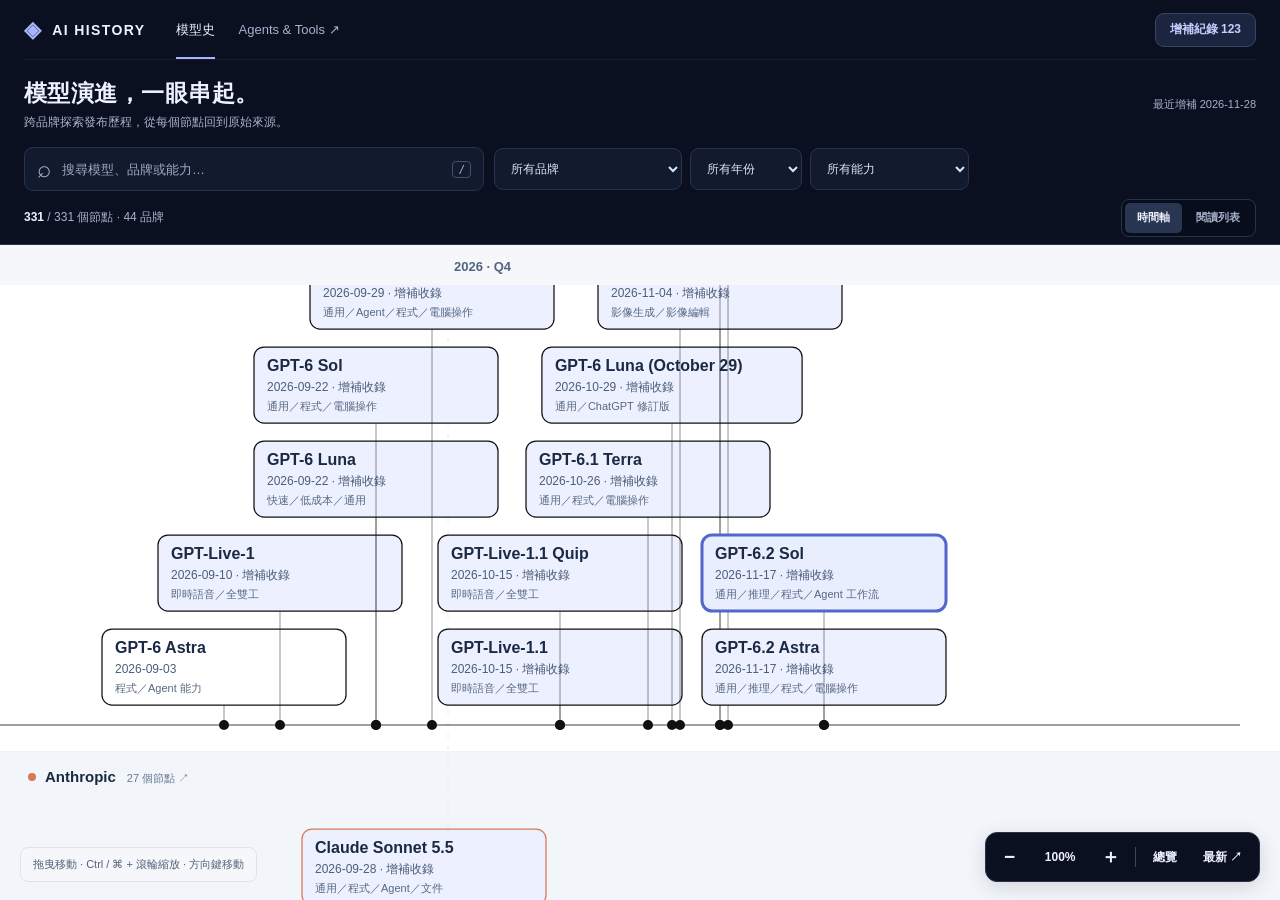
<file: index.html>
<!doctype html>
<html lang="zh-Hant">
<head>
  <meta charset="utf-8">
  <meta name="viewport" content="width=device-width,initial-scale=1,viewport-fit=cover">
  <meta name="theme-color" content="#0b1020">
  <meta name="description" content="探索 AI 模型與版本的發展歷史。以品牌、年份與能力搜尋時間軸，查看發布日期、模型支線和原始來源。">
  <title>AI 模型族譜時間軸｜AI HISTORY</title>
  <link rel="stylesheet" href="assets/app.css?v=20261001-ux1">
  <script src="assets/data.js?v=20261128-content1" defer></script>
  <link rel="stylesheet" href="assets/brand-evolution.css?v=20261001-brand1">
  <script src="assets/brand-data.js?v=20261128-content1" defer></script>
  <script src="assets/brand-evolution.js?v=20261001-brand1" defer></script>
  <link rel="stylesheet" href="assets/overview-magnifier.css?v=20261001-brand1">
  <script src="assets/overview-magnifier.js?v=20261001-brand1" defer></script>
  <script src="assets/explorer.js?v=20261128-content1" defer></script>
</head>
<body>
<a class="skip-link" href="#content">跳至模型內容</a>
<header class="toolbar" id="toolbar">
  <nav class="nav" aria-label="主要導覽">
    <a class="logo" href="./" aria-label="AI HISTORY 模型史首頁"><span class="logo-mark" aria-hidden="true">◈</span> AI HISTORY</a>
    <div class="nav-links"><a href="./" aria-current="page">模型史</a><a href="./agents.html">Agents &amp; Tools <span aria-hidden="true">↗</span></a></div>
    <button id="updatesButton" class="updates-button" aria-haspopup="dialog">增補紀錄</button>
  </nav>
  <div class="workspace-heading"><div><h1>模型演進，一眼串起。</h1><p>跨品牌探索發布歷程，從每個節點回到原始來源。</p></div><span class="stamp" id="stamp">正在載入資料…</span></div>
  <div class="explore-bar">
    <div class="search-wrap"><span aria-hidden="true">⌕</span><label class="sr-only" for="search">搜尋模型、品牌或能力</label><input id="search" type="search" placeholder="搜尋模型、品牌或能力…" autocomplete="off"><kbd aria-hidden="true">/</kbd></div>
    <button id="filterToggle" class="filter-toggle" aria-expanded="false" aria-controls="filters">篩選 <span id="filterCount"></span></button>
    <div class="filters" id="filters">
      <label><span class="sr-only">品牌</span><select id="brandJump" aria-label="品牌"><option value="">所有品牌</option></select></label>
      <label><span class="sr-only">年份</span><select id="yearFilter" aria-label="年份"><option value="">所有年份</option></select></label>
      <label><span class="sr-only">模型能力</span><select id="typeFilter" aria-label="模型能力"><option value="">所有能力</option></select></label>
      <button id="resetFilters" class="text-button" hidden>清除篩選</button>
    </div>
  </div>
  <div class="view-bar"><p id="resultCount" role="status" aria-live="polite">載入中…</p><button id="updatesMobile" class="mobile-updates" aria-haspopup="dialog">更新</button><div class="view-switch" role="group" aria-label="檢視方式"><button id="timelineView" aria-pressed="true">時間軸</button><button id="listView" aria-pressed="false">閱讀列表</button></div></div>
</header>
<main id="content" tabindex="-1">
  <section class="viewer" id="viewer" tabindex="0" aria-label="互動模型時間軸" aria-describedby="gestureHelp">
    <div class="sizer" id="sizer"><div class="stage" id="stage"></div></div>
  </section>
  <div class="timeline-overlay" id="timelineOverlay"><p id="gestureHelp">拖曳移動 · Ctrl / ⌘ + 滾輪縮放 <span>· 方向鍵移動</span></p><div class="zoom-controls" role="group" aria-label="時間軸縮放"><button id="minusBtn" aria-label="縮小時間軸">−</button><button id="readBtn" title="回到 100% 閱讀大小"><span id="pct">100%</span></button><button id="plusBtn" aria-label="放大時間軸">＋</button><span class="divider"></span><button id="fitBtn">總覽</button><button id="latestBtn">最新 ↗</button></div></div>
  <section class="list-view" id="listResults" aria-label="模型閱讀列表" hidden></section>
  <div class="empty-state" id="emptyState" hidden><span aria-hidden="true">⌕</span><h2>沒有符合條件的模型</h2><p>試試其他關鍵字，或清除篩選再探索。</p><button id="emptyReset">清除全部條件</button></div>
  <div class="loading" id="loading" role="status"><span class="loading-dot" aria-hidden="true"></span><h2>正在整理模型時間軸</h2><p>載入歷史資料與更新紀錄…</p><button id="retryLoad" hidden>重新載入</button></div>
</main>
<dialog id="updatesPanel" class="updates-dialog" aria-labelledby="updatesTitle"><header class="dialog-heading"><div><span class="eyebrow">CHANGELOG</span><h2 id="updatesTitle">資料增補紀錄</h2></div><button id="closeUpdates" class="close" aria-label="關閉更新面板">×</button></header><p id="scope" class="muted"></p><div id="changeList"></div><p class="fineprint">「增補收錄」代表累計增量資料，並不等於剛發布。歷史底稿尚未逐筆重新查核。</p></dialog>
<dialog id="detail" aria-labelledby="detailTitle" aria-describedby="detailNote"><header class="dialog-heading"><span class="eyebrow" id="detailVendor"></span><button id="closeDetail" class="close" aria-label="關閉模型詳情">×</button></header><h2 id="detailTitle"></h2><p class="detail-meta" id="detailMeta"></p><div class="detail-tags" id="detailTags"></div><p id="detailNote"></p><p class="fineprint" id="detailProvenance"></p><h3 class="sources-heading">查看原始來源</h3><div class="sources" id="detailSources"></div><div class="detail-actions"><button id="locateDetail">在時間軸定位</button><button id="copyLink" class="secondary">複製節點連結</button></div><p id="copyStatus" class="fineprint" role="status"></p></dialog>
<dialog id="brandEvolution" aria-labelledby="brandTitle" aria-describedby="brandLegend"><header class="dialog-heading"><div><span class="eyebrow">BRAND CHRONOLOGY</span><h2 id="brandTitle">品牌演進</h2></div><button id="closeBrand" class="close" aria-label="關閉品牌演進">×</button></header><p id="brandSummary"></p><p id="brandLegend" class="be-note">同系列按發布時間連線，不代表官方繼承關係或能力高低。同日紀錄共用時間位置，標籤錯開；月份資料保留原精度。</p><div class="be-controls" role="group" aria-label="品牌圖縮放"><button id="brandZoomOut" aria-label="縮小品牌圖">−</button><button id="brandZoomReset" aria-label="品牌圖回到 100%"><span id="brandZoomLabel">100%</span></button><button id="brandZoomIn" aria-label="放大品牌圖">＋</button><button id="brandStart">回到起點</button><span class="be-help">捲動查看 · Ctrl / ⌘ + 滾輪縮放 · 點模型看來源</span></div><div id="brandPlot" class="be-plot" tabindex="0" aria-label="可捲動品牌演進圖，使用方向鍵捲動，加減鍵縮放"><div id="brandSizer" class="be-sizer"><div id="brandCanvas" class="be-canvas"></div></div></div><section id="brandNodeDetail" class="be-detail" aria-label="所選模型詳情" aria-live="polite" hidden><h3 id="brandNodeName"></h3><p id="brandNodeMeta"></p><p id="brandNodeNote"></p><p id="brandNodeProvenance"></p><div id="brandNodeSources" class="be-sources"></div></section></dialog>
<div id="toast" class="toast" role="status" hidden></div>
<noscript><div class="noscript">時間軸需要 JavaScript。請啟用 JavaScript，或閱讀 <a href="./agents.html">Agents &amp; Tools</a>。</div></noscript>
</body>
</html>
</file>
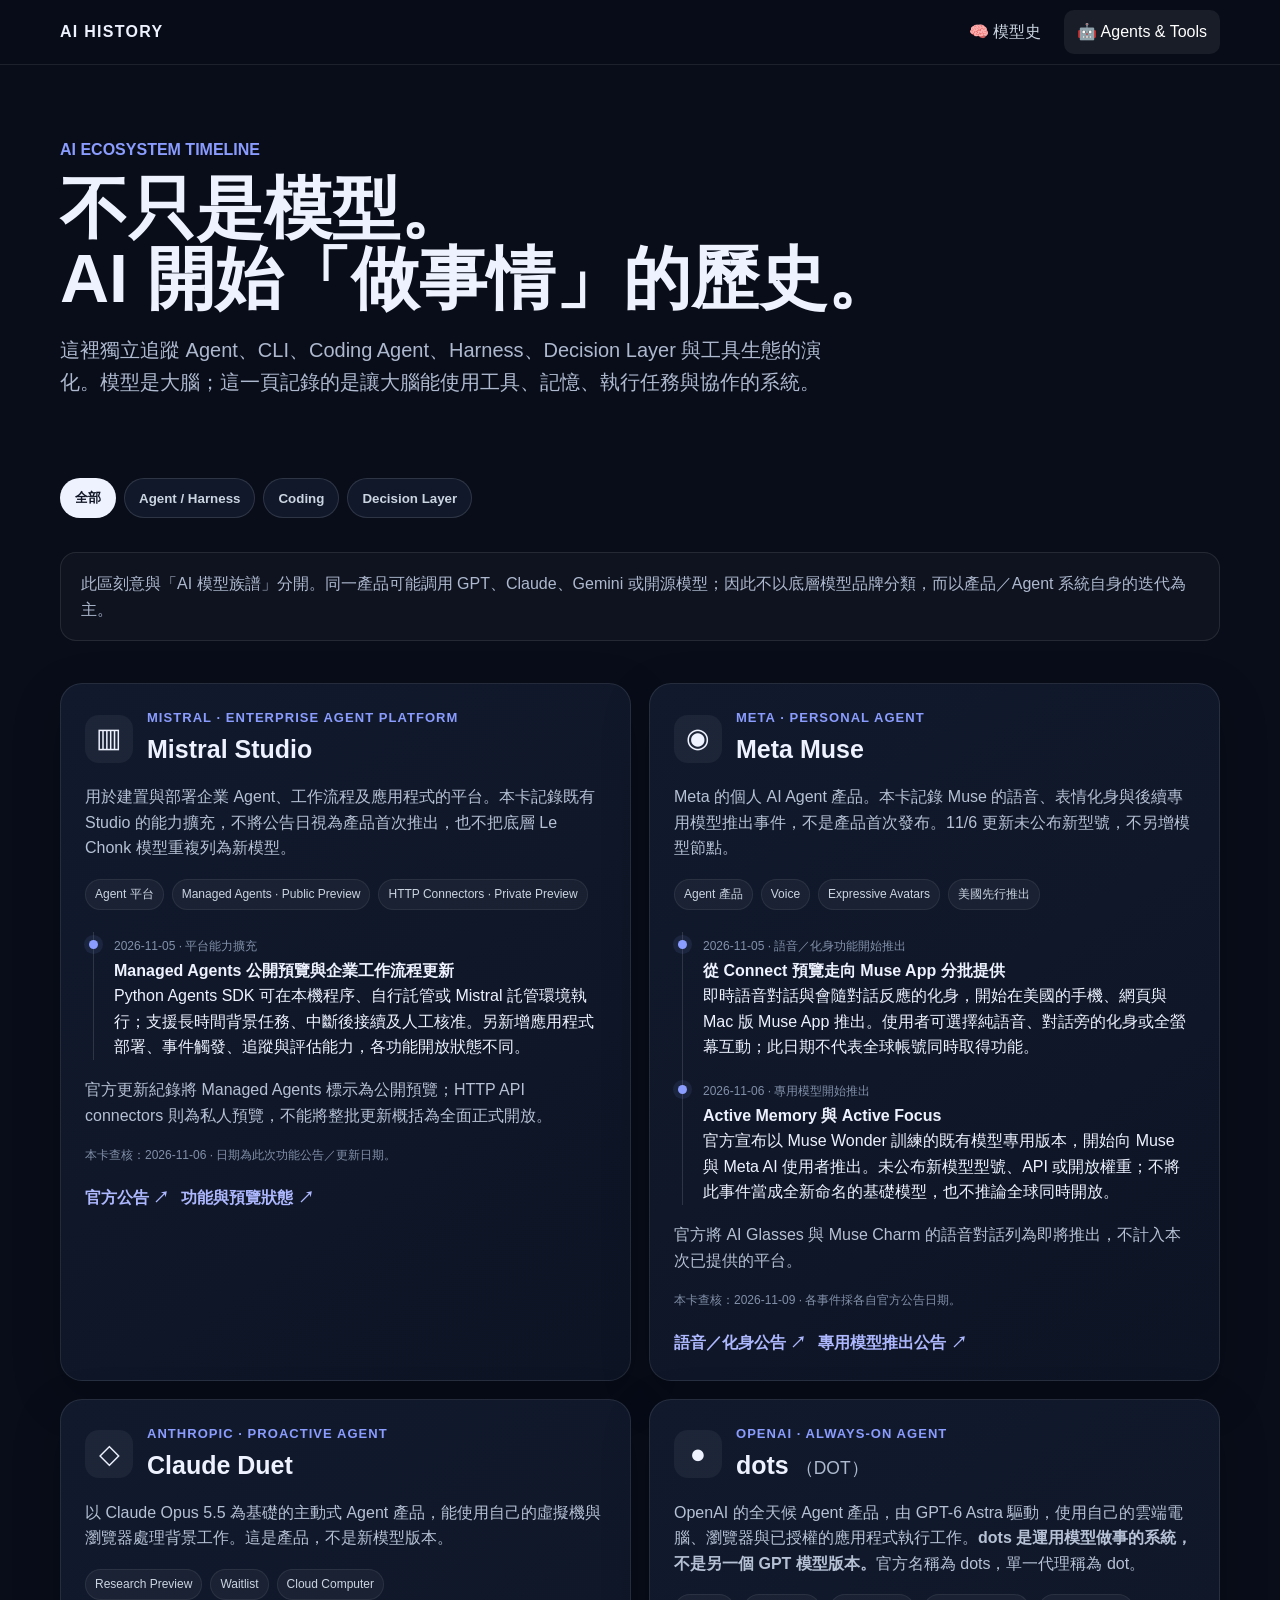
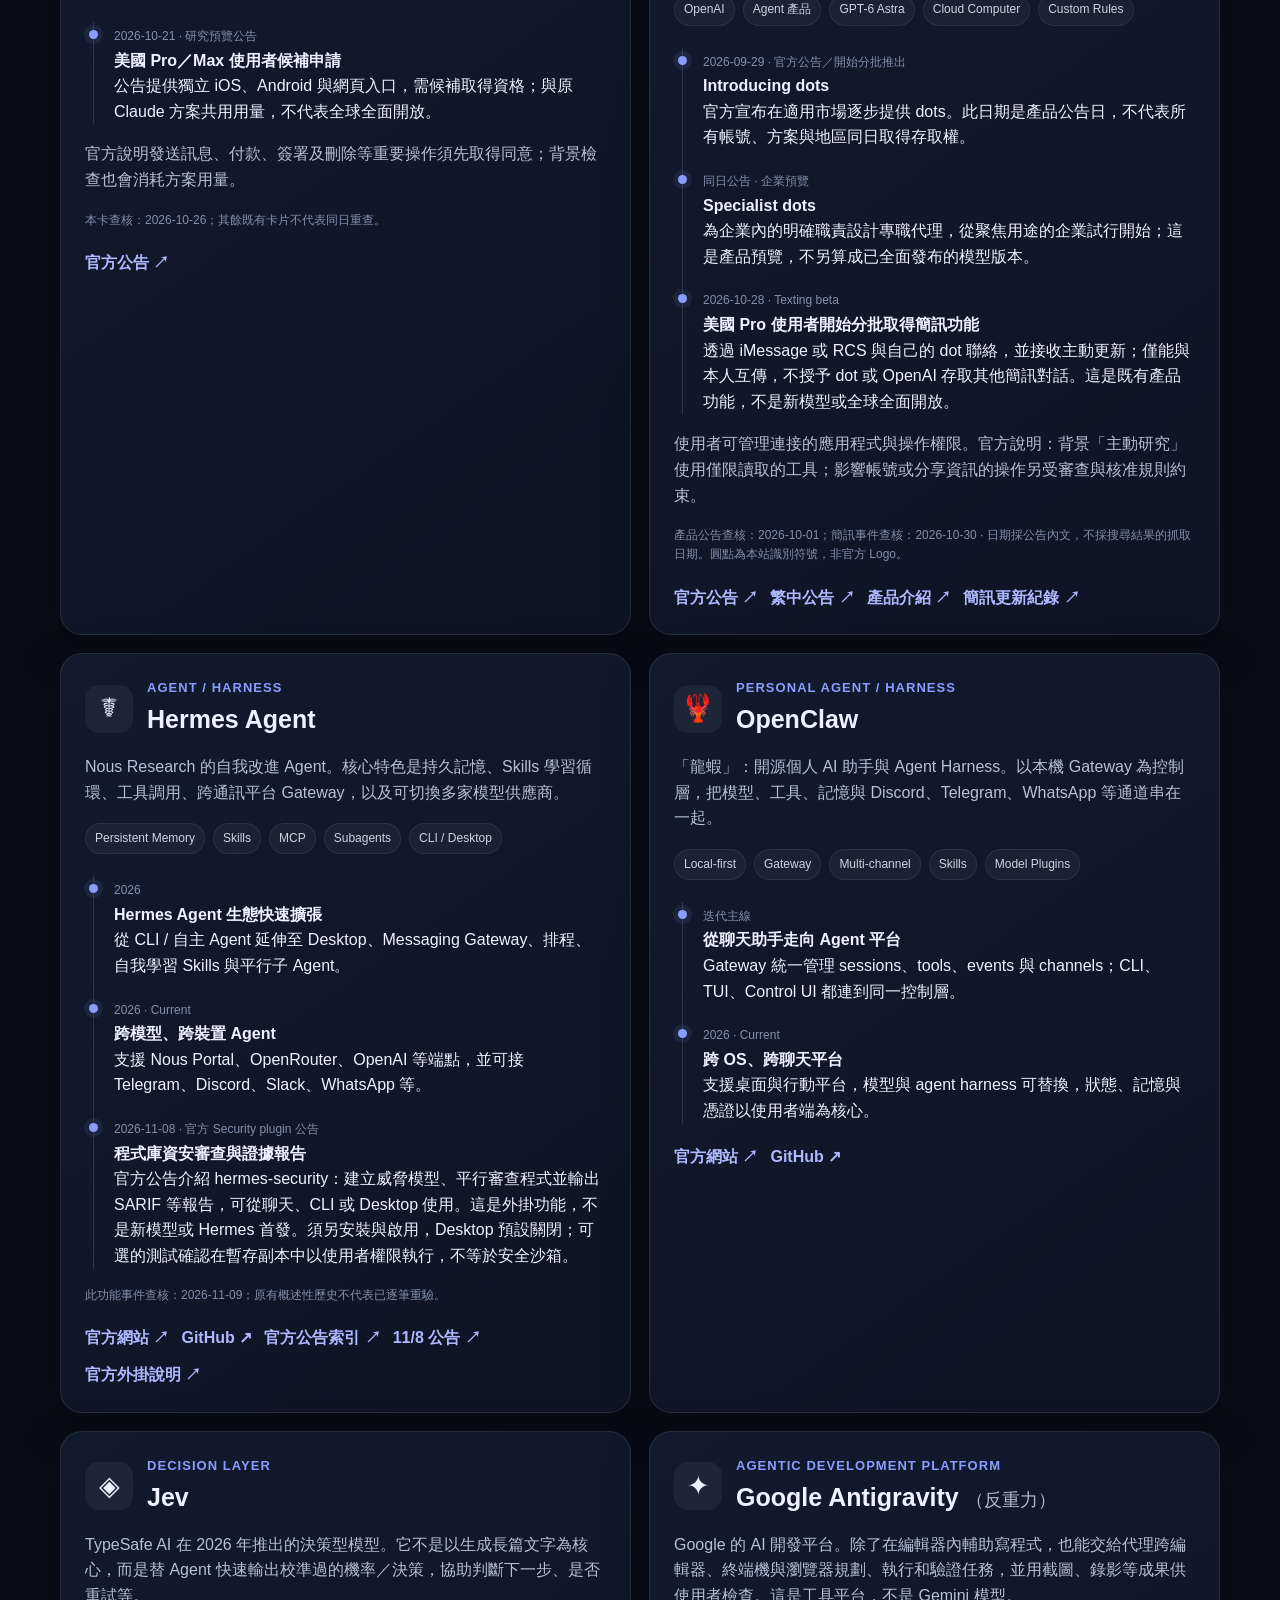
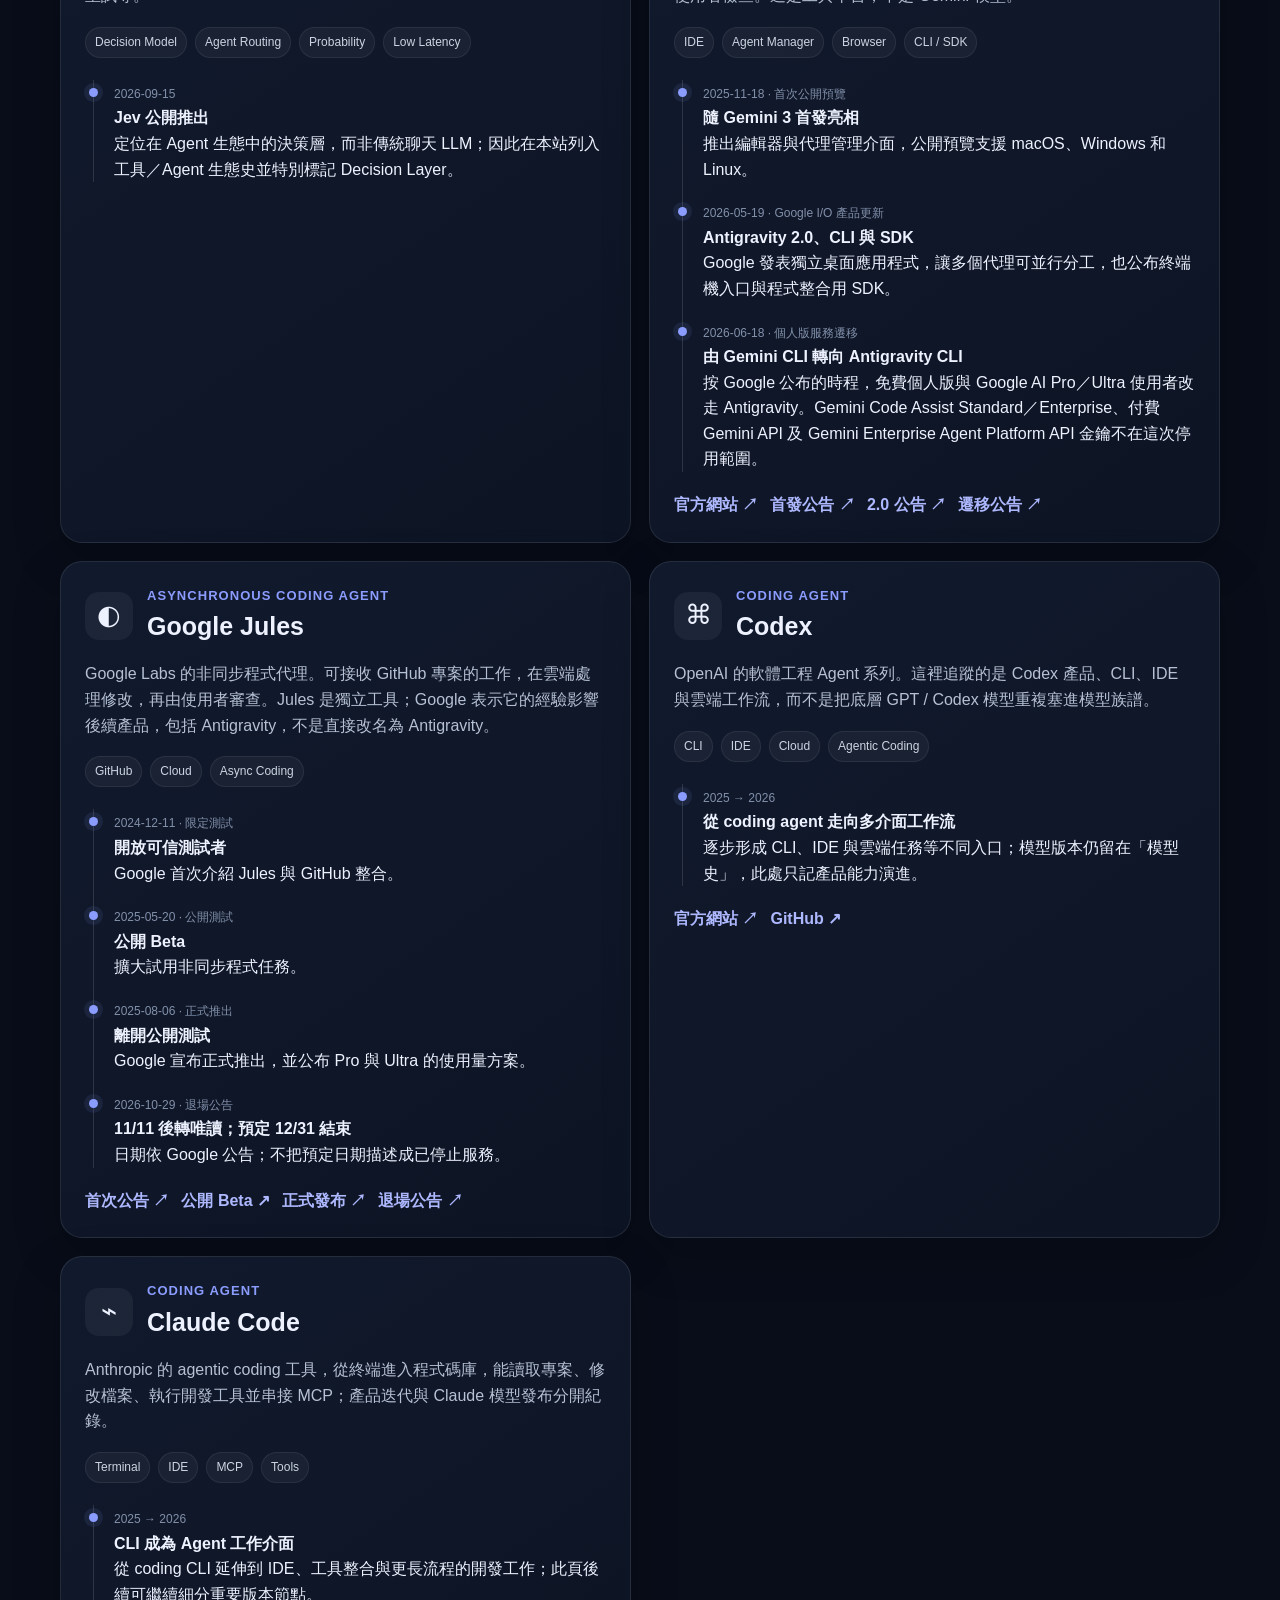
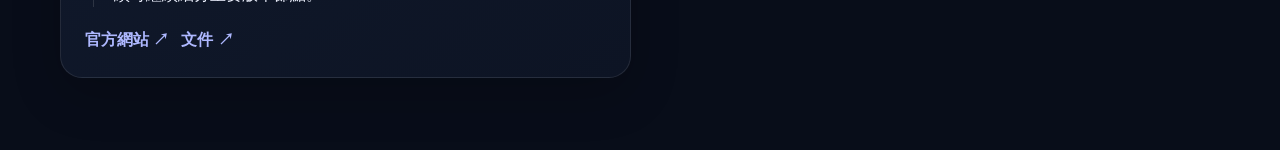
<file: agents.html>
<!doctype html>
<html lang="zh-Hant">
<head>
<meta charset="utf-8"><meta name="viewport" content="width=device-width,initial-scale=1,viewport-fit=cover">
<meta name="theme-color" content="#0b1020">
<title>AI Agents & Tools 發展史｜AI HISTORY</title>
<style>
*{box-sizing:border-box}html{scroll-behavior:smooth}body{margin:0;font-family:-apple-system,BlinkMacSystemFont,"Segoe UI","Noto Sans TC","Microsoft JhengHei",sans-serif;background:#080d19;color:#eef2ff;line-height:1.6}
a{color:inherit}.wrap{width:min(1160px,calc(100% - 32px));margin:auto}.nav{position:sticky;top:0;z-index:10;background:#080d19e8;backdrop-filter:blur(14px);border-bottom:1px solid #ffffff16}.navin{min-height:64px;display:flex;align-items:center;gap:10px}.logo{font-weight:900;letter-spacing:.08em;margin-right:auto}.nav a{padding:9px 13px;border-radius:10px;text-decoration:none;color:#cbd5e1}.nav a.active,.nav a:hover{background:#ffffff12;color:white}
.hero{padding:72px 0 36px}.eyebrow{color:#8b9cff;font-weight:800}.hero h1{font-size:clamp(34px,6vw,68px);line-height:1.04;margin:10px 0 18px}.hero p{max-width:780px;color:#aeb9cf;font-size:clamp(16px,2vw,20px)}
.tabs{display:flex;gap:8px;flex-wrap:wrap;margin:24px 0 34px}.tabs button{border:1px solid #ffffff20;background:#10182a;color:#cbd5e1;padding:10px 14px;border-radius:999px;font-weight:750;cursor:pointer}.tabs button.on{background:#eef2ff;color:#101525}
.grid{display:grid;grid-template-columns:repeat(2,minmax(0,1fr));gap:18px;padding-bottom:72px}.card{background:linear-gradient(145deg,#111a2d,#0d1424);border:1px solid #ffffff18;border-radius:22px;padding:24px;box-shadow:0 16px 50px #0003}.top{display:flex;gap:14px;align-items:center}.icon{width:48px;height:48px;border-radius:14px;background:#ffffff0d;display:grid;place-items:center;font-size:27px}.card h2{margin:0;font-size:25px}.kind{color:#8b9cff;font-size:13px;font-weight:800;text-transform:uppercase;letter-spacing:.08em}.desc{color:#b6c1d5;margin:15px 0 18px}.facts{display:flex;gap:8px;flex-wrap:wrap}.pill{font-size:12px;padding:5px 9px;border-radius:999px;background:#ffffff0b;color:#cbd5e1;border:1px solid #ffffff12}.timeline{border-left:1px solid #ffffff20;margin:22px 0 0 8px;padding-left:20px}.event{position:relative;margin:0 0 17px}.event:before{content:"";position:absolute;width:9px;height:9px;border-radius:50%;background:#8b9cff;left:-25px;top:8px;box-shadow:0 0 0 5px #8b9cff18}.date{font-size:12px;color:#8290aa}.event b{display:block}.links{display:flex;gap:12px;margin-top:20px}.links a{text-decoration:none;font-weight:750;color:#aeb8ff}.note{margin:0 0 42px;padding:18px 20px;border:1px solid #ffffff18;border-radius:16px;color:#aeb9cf;background:#ffffff07}
@media(max-width:720px){.wrap{width:min(100% - 22px,1160px)}.navin{min-height:58px}.nav a{padding:8px 9px;font-size:13px}.hero{padding:44px 0 20px}.grid{grid-template-columns:1fr;gap:13px}.card{padding:19px;border-radius:18px}.tabs{overflow-x:auto;flex-wrap:nowrap;padding-bottom:5px}.tabs button{white-space:nowrap}.hero p{font-size:16px}.card h2{font-size:22px}}

/* DOT product addition: keep the existing five cards and category filters. */
.card{scroll-margin-top:90px;min-width:0}
.card:target{border-color:#8b9cff;box-shadow:0 0 0 2px #8b9cff38}
.alias{font-size:.7em;font-weight:500;color:#aeb9cf}
.icon{flex-shrink:0}
.links{flex-wrap:wrap}
.navin{flex-wrap:wrap}
@media(max-width:400px){.navin{gap:4px}.nav a{padding:8px 6px;font-size:12px}.logo{font-size:13px}}
</style></head><body>
<nav class="nav"><div class="wrap navin"><div class="logo">AI HISTORY</div><a href="./">🧠 模型史</a><a class="active" href="./agents.html">🤖 Agents & Tools</a></div></nav>
<main class="wrap"><section class="hero"><div class="eyebrow">AI ECOSYSTEM TIMELINE</div><h1>不只是模型。<br>AI 開始「做事情」的歷史。</h1><p>這裡獨立追蹤 Agent、CLI、Coding Agent、Harness、Decision Layer 與工具生態的演化。模型是大腦；這一頁記錄的是讓大腦能使用工具、記憶、執行任務與協作的系統。</p></section>
<div class="tabs"><button class="on" data-f="all">全部</button><button data-f="agent">Agent / Harness</button><button data-f="coding">Coding</button><button data-f="decision">Decision Layer</button></div>
<div class="note">此區刻意與「AI 模型族譜」分開。同一產品可能調用 GPT、Claude、Gemini 或開源模型；因此不以底層模型品牌分類，而以產品／Agent 系統自身的迭代為主。</div>
<section class="grid">
<article class="card" data-k="agent" id="mistral-studio" data-product="mistral-studio" data-checked-at="2026-11-06" aria-labelledby="mistral-studio-title">
<div class="top"><div class="icon" aria-hidden="true">▥</div><div><div class="kind">Mistral · Enterprise Agent Platform</div><h2 id="mistral-studio-title">Mistral Studio</h2></div></div>
<p class="desc">用於建置與部署企業 Agent、工作流程及應用程式的平台。本卡記錄既有 Studio 的能力擴充，不將公告日視為產品首次推出，也不把底層 Le Chonk 模型重複列為新模型。</p>
<div class="facts"><span class="pill">Agent 平台</span><span class="pill">Managed Agents · Public Preview</span><span class="pill">HTTP Connectors · Private Preview</span></div>
<div class="timeline"><div class="event"><time class="date" datetime="2026-11-05">2026-11-05 · 平台能力擴充</time><b>Managed Agents 公開預覽與企業工作流程更新</b><span>Python Agents SDK 可在本機程序、自行託管或 Mistral 託管環境執行；支援長時間背景任務、中斷後接續及人工核准。另新增應用程式部署、事件觸發、追蹤與評估能力，各功能開放狀態不同。</span></div></div>
<p class="desc">官方更新紀錄將 Managed Agents 標示為公開預覽；HTTP API connectors 則為私人預覽，不能將整批更新概括為全面正式開放。</p>
<p class="date">本卡查核：<time datetime="2026-11-06">2026-11-06</time> · 日期為此次功能公告／更新日期。</p>
<div class="links"><a href="https://mistral.ai/news/build-with-studio/" target="_blank" rel="noopener noreferrer">官方公告 ↗</a><a href="https://docs.mistral.ai/resources/release-notes" target="_blank" rel="noopener noreferrer">功能與預覽狀態 ↗</a></div>
</article>

<article class="card" data-k="agent" id="meta-muse" data-product="meta-muse" data-checked-at="2026-11-09" aria-labelledby="meta-muse-title">
<div class="top"><div class="icon" aria-hidden="true">◉</div><div><div class="kind">Meta · Personal Agent</div><h2 id="meta-muse-title">Meta Muse</h2></div></div>
<p class="desc">Meta 的個人 AI Agent 產品。本卡記錄 Muse 的語音、表情化身與後續專用模型推出事件，不是產品首次發布。11/6 更新未公布新型號，不另增模型節點。</p>
<div class="facts"><span class="pill">Agent 產品</span><span class="pill">Voice</span><span class="pill">Expressive Avatars</span><span class="pill">美國先行推出</span></div>
<div class="timeline"><div class="event"><time class="date" datetime="2026-11-05">2026-11-05 · 語音／化身功能開始推出</time><b>從 Connect 預覽走向 Muse App 分批提供</b><span>即時語音對話與會隨對話反應的化身，開始在美國的手機、網頁與 Mac 版 Muse App 推出。使用者可選擇純語音、對話旁的化身或全螢幕互動；此日期不代表全球帳號同時取得功能。</span></div><div class="event"><time class="date" datetime="2026-11-06">2026-11-06 · 專用模型開始推出</time><b>Active Memory 與 Active Focus</b><span>官方宣布以 Muse Wonder 訓練的既有模型專用版本，開始向 Muse 與 Meta AI 使用者推出。未公布新模型型號、API 或開放權重；不將此事件當成全新命名的基礎模型，也不推論全球同時開放。</span></div></div>
<p class="desc">官方將 AI Glasses 與 Muse Charm 的語音對話列為即將推出，不計入本次已提供的平台。</p>
<p class="date">本卡查核：<time datetime="2026-11-09">2026-11-09</time> · 各事件採各自官方公告日期。</p>
<div class="links"><a href="https://about.fb.com/news/2026/11/introducing-muse-ai-voice-expressive-avatars/" target="_blank" rel="noopener noreferrer">語音／化身公告 ↗</a><a href="https://research.meta.ai/blog/specialized-models-for-muse-and-metaai" target="_blank" rel="noopener noreferrer">專用模型推出公告 ↗</a></div>
</article>

<article class="card" data-k="agent" id="claude-duet" data-checked-at="2026-10-26" aria-labelledby="duet-title">
<div class="top"><div class="icon" aria-hidden="true">◇</div><div><div class="kind">Anthropic · Proactive Agent</div><h2 id="duet-title">Claude Duet</h2></div></div>
<p class="desc">以 Claude Opus 5.5 為基礎的主動式 Agent 產品，能使用自己的虛擬機與瀏覽器處理背景工作。這是產品，不是新模型版本。</p>
<div class="facts"><span class="pill">Research Preview</span><span class="pill">Waitlist</span><span class="pill">Cloud Computer</span></div>
<div class="timeline"><div class="event"><time class="date" datetime="2026-10-21">2026-10-21 · 研究預覽公告</time><b>美國 Pro／Max 使用者候補申請</b><span>公告提供獨立 iOS、Android 與網頁入口，需候補取得資格；與原 Claude 方案共用用量，不代表全球全面開放。</span></div></div>
<p class="desc">官方說明發送訊息、付款、簽署及刪除等重要操作須先取得同意；背景檢查也會消耗方案用量。</p>
<p class="date">本卡查核：<time datetime="2026-10-26">2026-10-26</time>；其餘既有卡片不代表同日重查。</p>
<div class="links"><a href="https://claude.com/resources/articles/claude-duet" target="_blank" rel="noopener noreferrer">官方公告 ↗</a></div>
</article>

<article class="card" data-k="agent" id="openai-dots" data-product="openai-dots" data-checked-at="2026-10-30" aria-labelledby="dots-title">
<div class="top"><div class="icon" aria-hidden="true">●</div><div><div class="kind">OpenAI · Always-on Agent</div><h2 id="dots-title">dots <span class="alias">（DOT）</span></h2></div></div>
<p class="desc">OpenAI 的全天候 Agent 產品，由 GPT-6 Astra 驅動，使用自己的雲端電腦、瀏覽器與已授權的應用程式執行工作。<strong>dots 是運用模型做事的系統，不是另一個 GPT 模型版本。</strong>官方名稱為 dots，單一代理稱為 dot。</p>
<div class="facts"><span class="pill">OpenAI</span><span class="pill">Agent 產品</span><span class="pill">GPT-6 Astra</span><span class="pill">Cloud Computer</span><span class="pill">Custom Rules</span></div>
<div class="timeline">
<div class="event"><time class="date" datetime="2026-09-29">2026-09-29 · 官方公告／開始分批推出</time><b>Introducing dots</b><span>官方宣布在適用市場逐步提供 dots。此日期是產品公告日，不代表所有帳號、方案與地區同日取得存取權。</span></div>
<div class="event"><time class="date" datetime="2026-09-29">同日公告 · 企業預覽</time><b>Specialist dots</b><span>為企業內的明確職責設計專職代理，從聚焦用途的企業試行開始；這是產品預覽，不另算成已全面發布的模型版本。</span></div>
<div class="event"><time class="date" datetime="2026-10-28">2026-10-28 · Texting beta</time><b>美國 Pro 使用者開始分批取得簡訊功能</b><span>透過 iMessage 或 RCS 與自己的 dot 聯絡，並接收主動更新；僅能與本人互傳，不授予 dot 或 OpenAI 存取其他簡訊對話。這是既有產品功能，不是新模型或全球全面開放。</span></div>
</div>
<p class="desc">使用者可管理連接的應用程式與操作權限。官方說明：背景「主動研究」使用僅限讀取的工具；影響帳號或分享資訊的操作另受審查與核准規則約束。</p>
<p class="date">產品公告查核：<time datetime="2026-10-01">2026-10-01</time>；簡訊事件查核：<time datetime="2026-10-30">2026-10-30</time> · 日期採公告內文，不採搜尋結果的抓取日期。圓點為本站識別符號，非官方 Logo。</p>
<div class="links"><a href="https://openai.com/index/introducing-dots/" target="_blank" rel="noopener noreferrer">官方公告 ↗</a><a href="https://openai.com/zh-Hant/index/introducing-dots/" target="_blank" rel="noopener noreferrer">繁中公告 ↗</a><a href="https://chatgpt.com/features/dots/" target="_blank" rel="noopener noreferrer">產品介紹 ↗</a><a href="https://help.openai.com/en/articles/6825453-chatgpt-release-notes" target="_blank" rel="noopener noreferrer">簡訊更新紀錄 ↗</a></div>
</article>

<article class="card" data-k="agent" id="hermes-agent" data-product="hermes-agent" data-checked-at="2026-11-09"><div class="top"><div class="icon">☤</div><div><div class="kind">Agent / Harness</div><h2>Hermes Agent</h2></div></div><p class="desc">Nous Research 的自我改進 Agent。核心特色是持久記憶、Skills 學習循環、工具調用、跨通訊平台 Gateway，以及可切換多家模型供應商。</p><div class="facts"><span class="pill">Persistent Memory</span><span class="pill">Skills</span><span class="pill">MCP</span><span class="pill">Subagents</span><span class="pill">CLI / Desktop</span></div><div class="timeline"><div class="event"><span class="date">2026</span><b>Hermes Agent 生態快速擴張</b><span>從 CLI / 自主 Agent 延伸至 Desktop、Messaging Gateway、排程、自我學習 Skills 與平行子 Agent。</span></div><div class="event"><span class="date">2026 · Current</span><b>跨模型、跨裝置 Agent</b><span>支援 Nous Portal、OpenRouter、OpenAI 等端點，並可接 Telegram、Discord、Slack、WhatsApp 等。</span></div><div class="event"><time class="date" datetime="2026-11-08">2026-11-08 · 官方 Security plugin 公告</time><b>程式庫資安審查與證據報告</b><span>官方公告介紹 hermes-security：建立威脅模型、平行審查程式並輸出 SARIF 等報告，可從聊天、CLI 或 Desktop 使用。這是外掛功能，不是新模型或 Hermes 首發。須另安裝與啟用，Desktop 預設關閉；可選的測試確認在暫存副本中以使用者權限執行，不等於安全沙箱。</span></div></div><p class="date">此功能事件查核：<time datetime="2026-11-09">2026-11-09</time>；原有概述性歷史不代表已逐筆重驗。</p><div class="links"><a href="https://hermes-agent.nousresearch.com/" target="_blank" rel="noopener noreferrer">官方網站 ↗</a><a href="https://github.com/NousResearch/hermes-agent" target="_blank" rel="noopener noreferrer">GitHub ↗</a><a href="https://nousresearch.com/" target="_blank" rel="noopener noreferrer">官方公告索引 ↗</a><a href="https://x.com/NousResearch/status/2119501958981857543" target="_blank" rel="noopener noreferrer">11/8 公告 ↗</a><a href="https://hermes-agent.nousresearch.com/marketplace/hermes-security" target="_blank" rel="noopener noreferrer">官方外掛說明 ↗</a></div></article>
<article class="card" data-k="agent"><div class="top"><div class="icon">🦞</div><div><div class="kind">Personal Agent / Harness</div><h2>OpenClaw</h2></div></div><p class="desc">「龍蝦」：開源個人 AI 助手與 Agent Harness。以本機 Gateway 為控制層，把模型、工具、記憶與 Discord、Telegram、WhatsApp 等通道串在一起。</p><div class="facts"><span class="pill">Local-first</span><span class="pill">Gateway</span><span class="pill">Multi-channel</span><span class="pill">Skills</span><span class="pill">Model Plugins</span></div><div class="timeline"><div class="event"><span class="date">迭代主線</span><b>從聊天助手走向 Agent 平台</b><span>Gateway 統一管理 sessions、tools、events 與 channels；CLI、TUI、Control UI 都連到同一控制層。</span></div><div class="event"><span class="date">2026 · Current</span><b>跨 OS、跨聊天平台</b><span>支援桌面與行動平台，模型與 agent harness 可替換，狀態、記憶與憑證以使用者端為核心。</span></div></div><div class="links"><a href="https://openclaw.ai/" target="_blank">官方網站 ↗</a><a href="https://github.com/openclaw/openclaw" target="_blank">GitHub ↗</a></div></article>
<article class="card" data-k="decision"><div class="top"><div class="icon">◈</div><div><div class="kind">Decision Layer</div><h2>Jev</h2></div></div><p class="desc">TypeSafe AI 在 2026 年推出的決策型模型。它不是以生成長篇文字為核心，而是替 Agent 快速輸出校準過的機率／決策，協助判斷下一步、是否重試等。</p><div class="facts"><span class="pill">Decision Model</span><span class="pill">Agent Routing</span><span class="pill">Probability</span><span class="pill">Low Latency</span></div><div class="timeline"><div class="event"><span class="date">2026-09-15</span><b>Jev 公開推出</b><span>定位在 Agent 生態中的決策層，而非傳統聊天 LLM；因此在本站列入工具／Agent 生態史並特別標記 Decision Layer。</span></div></div></article>
<article class="card" data-k="coding" id="google-antigravity" data-product="google-antigravity" data-checked-at="2026-11-27" aria-labelledby="google-antigravity-title">
<div class="top"><div class="icon" aria-hidden="true">✦</div><div><div class="kind">Agentic Development Platform</div><h2 id="google-antigravity-title">Google Antigravity <span class="alias">（反重力）</span></h2></div></div>
<p class="desc">Google 的 AI 開發平台。除了在編輯器內輔助寫程式，也能交給代理跨編輯器、終端機與瀏覽器規劃、執行和驗證任務，並用截圖、錄影等成果供使用者檢查。這是工具平台，不是 Gemini 模型。</p>
<div class="facts"><span class="pill">IDE</span><span class="pill">Agent Manager</span><span class="pill">Browser</span><span class="pill">CLI / SDK</span></div>
<div class="timeline">
<div class="event"><time class="date" datetime="2025-11-18">2025-11-18 · 首次公開預覽</time><b>隨 Gemini 3 首發亮相</b><span>推出編輯器與代理管理介面，公開預覽支援 macOS、Windows 和 Linux。</span></div>
<div class="event"><time class="date" datetime="2026-05-19">2026-05-19 · Google I/O 產品更新</time><b>Antigravity 2.0、CLI 與 SDK</b><span>Google 發表獨立桌面應用程式，讓多個代理可並行分工，也公布終端機入口與程式整合用 SDK。</span></div>
<div class="event"><time class="date" datetime="2026-06-18">2026-06-18 · 個人版服務遷移</time><b>由 Gemini CLI 轉向 Antigravity CLI</b><span>按 Google 公布的時程，免費個人版與 Google AI Pro／Ultra 使用者改走 Antigravity。Gemini Code Assist Standard／Enterprise、付費 Gemini API 及 Gemini Enterprise Agent Platform API 金鑰不在這次停用範圍。</span></div>
</div>
<div class="links"><a href="https://antigravity.google/" target="_blank" rel="noopener noreferrer">官方網站 ↗</a><a href="https://blog.google/innovation-and-ai/technology/developers-tools/gemini-3-developers/" target="_blank" rel="noopener noreferrer">首發公告 ↗</a><a href="https://blog.google/innovation-and-ai/technology/developers-tools/google-io-2026-developer-highlights/" target="_blank" rel="noopener noreferrer">2.0 公告 ↗</a><a href="https://developers.googleblog.com/an-important-update-transitioning-gemini-cli-to-antigravity-cli/" target="_blank" rel="noopener noreferrer">遷移公告 ↗</a></div>
</article>
<article class="card" data-k="coding" id="google-jules" data-product="google-jules" data-checked-at="2026-11-27" aria-labelledby="google-jules-title">
<div class="top"><div class="icon" aria-hidden="true">◐</div><div><div class="kind">Asynchronous Coding Agent</div><h2 id="google-jules-title">Google Jules</h2></div></div>
<p class="desc">Google Labs 的非同步程式代理。可接收 GitHub 專案的工作，在雲端處理修改，再由使用者審查。Jules 是獨立工具；Google 表示它的經驗影響後續產品，包括 Antigravity，不是直接改名為 Antigravity。</p>
<div class="facts"><span class="pill">GitHub</span><span class="pill">Cloud</span><span class="pill">Async Coding</span></div>
<div class="timeline">
<div class="event"><time class="date" datetime="2024-12-11">2024-12-11 · 限定測試</time><b>開放可信測試者</b><span>Google 首次介紹 Jules 與 GitHub 整合。</span></div>
<div class="event"><time class="date" datetime="2025-05-20">2025-05-20 · 公開測試</time><b>公開 Beta</b><span>擴大試用非同步程式任務。</span></div>
<div class="event"><time class="date" datetime="2025-08-06">2025-08-06 · 正式推出</time><b>離開公開測試</b><span>Google 宣布正式推出，並公布 Pro 與 Ultra 的使用量方案。</span></div>
<div class="event"><time class="date" datetime="2026-10-29">2026-10-29 · 退場公告</time><b>11/11 後轉唯讀；預定 12/31 結束</b><span>日期依 Google 公告；不把預定日期描述成已停止服務。</span></div>
</div>
<div class="links"><a href="https://blog.google/feed/gemini-jules-colab-updates/" target="_blank" rel="noopener noreferrer">首次公告 ↗</a><a href="https://blog.google/innovation-and-ai/models-and-research/google-labs/jules/" target="_blank" rel="noopener noreferrer">公開 Beta ↗</a><a href="https://blog.google/innovation-and-ai/models-and-research/google-labs/jules-now-available/" target="_blank" rel="noopener noreferrer">正式發布 ↗</a><a href="https://jules.google/docs/changelog/2026-10-29" target="_blank" rel="noopener noreferrer">退場公告 ↗</a></div>
</article>
<article class="card" data-k="coding"><div class="top"><div class="icon">⌘</div><div><div class="kind">Coding Agent</div><h2>Codex</h2></div></div><p class="desc">OpenAI 的軟體工程 Agent 系列。這裡追蹤的是 Codex 產品、CLI、IDE 與雲端工作流，而不是把底層 GPT / Codex 模型重複塞進模型族譜。</p><div class="facts"><span class="pill">CLI</span><span class="pill">IDE</span><span class="pill">Cloud</span><span class="pill">Agentic Coding</span></div><div class="timeline"><div class="event"><span class="date">2025 → 2026</span><b>從 coding agent 走向多介面工作流</b><span>逐步形成 CLI、IDE 與雲端任務等不同入口；模型版本仍留在「模型史」，此處只記產品能力演進。</span></div></div><div class="links"><a href="https://openai.com/codex/" target="_blank">官方網站 ↗</a><a href="https://github.com/openai/codex" target="_blank">GitHub ↗</a></div></article>
<article class="card" data-k="coding"><div class="top"><div class="icon">⌁</div><div><div class="kind">Coding Agent</div><h2>Claude Code</h2></div></div><p class="desc">Anthropic 的 agentic coding 工具，從終端進入程式碼庫，能讀取專案、修改檔案、執行開發工具並串接 MCP；產品迭代與 Claude 模型發布分開紀錄。</p><div class="facts"><span class="pill">Terminal</span><span class="pill">IDE</span><span class="pill">MCP</span><span class="pill">Tools</span></div><div class="timeline"><div class="event"><span class="date">2025 → 2026</span><b>CLI 成為 Agent 工作介面</b><span>從 coding CLI 延伸到 IDE、工具整合與更長流程的開發工作；此頁後續可繼續細分重要版本節點。</span></div></div><div class="links"><a href="https://www.anthropic.com/claude-code" target="_blank">官方網站 ↗</a><a href="https://docs.anthropic.com/en/docs/claude-code/overview" target="_blank">文件 ↗</a></div></article>
</section></main>
<script>const bs=[...document.querySelectorAll("[data-f]")],cs=[...document.querySelectorAll(".card")];bs.forEach(b=>b.onclick=()=>{bs.forEach(x=>x.classList.remove("on"));b.classList.add("on");cs.forEach(c=>c.hidden=b.dataset.f!=="all"&&c.dataset.k!==b.dataset.f)})</script>
</body></html>
</file>
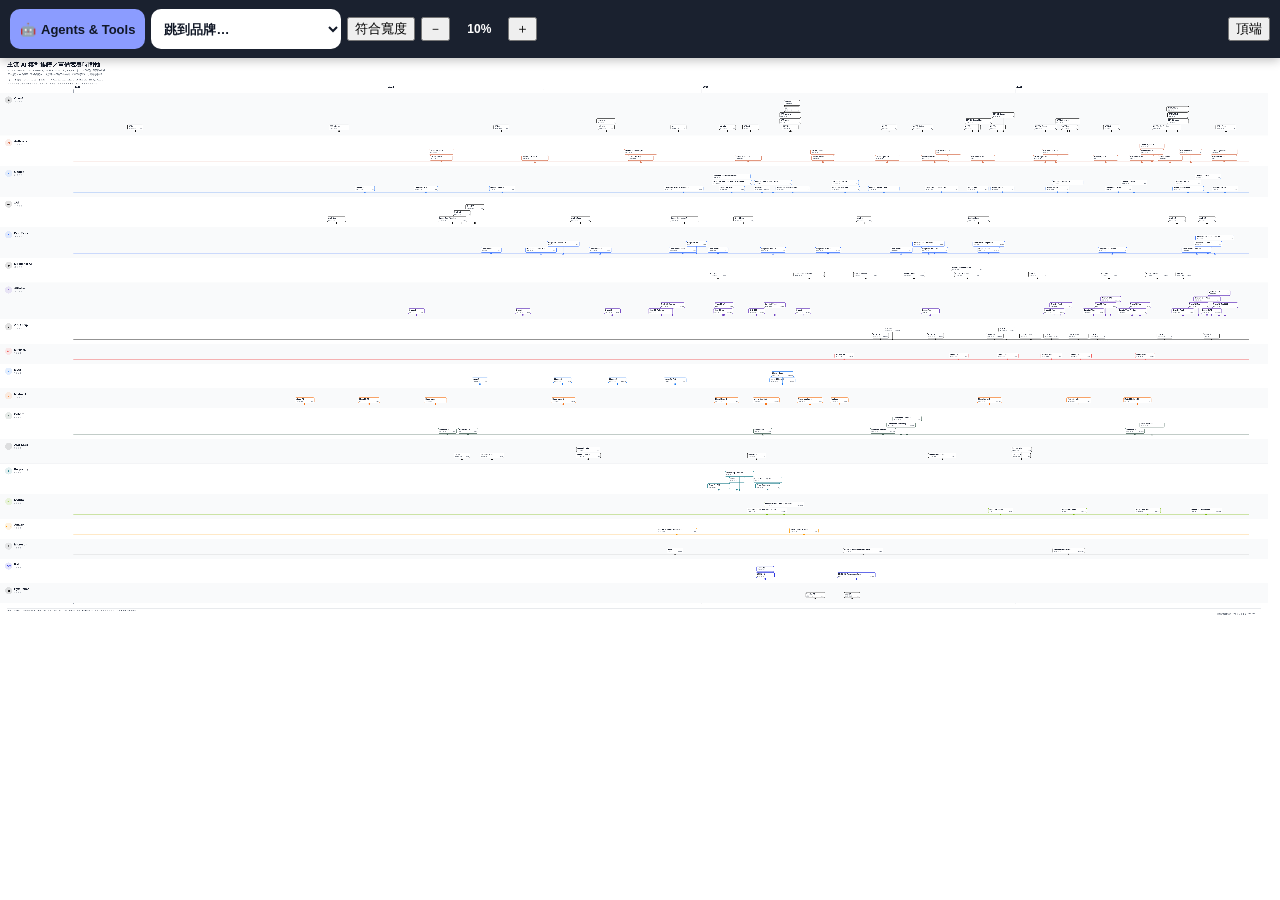
<file: archive/2026-10-01-base.html>
<!doctype html>
<html lang="zh-Hant">
<head>
<meta charset="utf-8">
<meta name="viewport" content="width=device-width,initial-scale=1,maximum-scale=5,viewport-fit=cover">
<meta name="theme-color" content="#111827">
<title>AI 模型完整族譜時間軸｜手機版</title>
<style>
:root{--bar-h:58px;--bg:#eef2f7;}
*{box-sizing:border-box}
html,body{margin:0;width:100%;height:100%;overflow:hidden;background:var(--bg);font-family:-apple-system,BlinkMacSystemFont,"Segoe UI","Noto Sans TC","PingFang TC","Microsoft JhengHei",Arial,sans-serif;-webkit-text-size-adjust:100%}
body{padding-top:env(safe-area-inset-top);padding-bottom:env(safe-area-inset-bottom)}
.toolbar{position:fixed;top:env(safe-area-inset-top);left:0;right:0;z-index:20;min-height:var(--bar-h);display:flex;align-items:center;gap:6px;padding:7px max(10px,env(safe-area-inset-right)) 7px max(10px,env(safe-area-inset-left));background:rgba(17,24,39,.96);color:#fff;box-shadow:0 2px 10px #0004;backdrop-filter:blur(12px)}
.agents-link{min-height:40px;display:inline-flex;align-items:center;gap:5px;padding:0 10px;border-radius:10px;background:#8b9cff;color:#111827;text-decoration:none;font-weight:850;font-size:13px;white-space:nowrap}\n.toolbar button,.toolbar select{min-height:40px;border:0;border-radius:10px;padding:0 9px;background:#fff;color:#111827;font-weight:750;font-size:13px}
.toolbar button:active{transform:scale(.97)}
.brand-jump{min-width:0;width:43vw;max-width:190px}
.zoom-label{min-width:46px;text-align:center;font-size:12px;font-weight:700}
.spacer{flex:1}
.desktop-only{display:inline-flex}
.viewer{position:absolute;top:calc(var(--bar-h) + env(safe-area-inset-top));left:0;right:0;bottom:env(safe-area-inset-bottom);overflow:auto;overscroll-behavior:contain;-webkit-overflow-scrolling:touch;background:#fff;touch-action:none;cursor:grab}
.viewer.dragging{cursor:grabbing;user-select:none;-webkit-user-select:none}.stage{position:relative;transform-origin:0 0;width:12080.0px;height:5374.0px;will-change:transform}
.stage svg{display:block;width:12080.0px;height:5374.0px;user-select:none;-webkit-user-select:none}
.fab{position:fixed;right:max(12px,env(safe-area-inset-right));bottom:max(14px,env(safe-area-inset-bottom));z-index:25;display:none;gap:8px;flex-direction:column}
.fab button{width:46px;height:46px;border:0;border-radius:50%;background:#111827;color:#fff;font-size:22px;font-weight:800;box-shadow:0 4px 14px #0005}
.tip{position:fixed;left:50%;bottom:max(18px,env(safe-area-inset-bottom));transform:translateX(-50%);z-index:30;padding:9px 13px;border-radius:999px;background:rgba(17,24,39,.92);color:white;font-size:13px;white-space:nowrap;pointer-events:none;opacity:0;transition:opacity .25s}
.tip.show{opacity:1}
@media(max-width:760px){\n  :root{--bar-h:108px}\n  .toolbar{flex-wrap:wrap;align-content:center}\n  .agents-link{order:0}\n  .brand-jump{order:1;flex:1;width:auto;max-width:none}\n  #fitBtn{order:2}\n  .zoom-label{order:3}\n  .spacer{display:none}\n  #topBtn{order:4}\n
  .desktop-only{display:none!important}
  .fab{display:flex}
}
</style>
</head>
<body>
<div class="toolbar">
  <a class="agents-link" href="./agents.html">🤖 <span>Agents & Tools</span></a>
  <select id="brandJump" class="brand-jump" aria-label="跳到品牌">
    <option value="">跳到品牌…</option>
    <option value="330.0">OpenAI</option>
<option value="738.0">Anthropic</option>
<option value="1030.0">Google</option>
<option value="1322.0">xAI</option>
<option value="1614.0">DeepSeek</option>
<option value="1906.0">Moonshot AI</option>
<option value="2140.0">Alibaba</option>
<option value="2490.0">Z.ai / Zhipu</option>
<option value="2724.0">MiniMax</option>
<option value="2914.0">Meta</option>
<option value="3148.0">Mistral AI</option>
<option value="3338.0">Cohere</option>
<option value="3630.0">AI21 Labs</option>
<option value="3864.0">Perplexity</option>
<option value="4156.0">NVIDIA</option>
<option value="4390.0">Amazon</option>
<option value="4580.0">Microsoft</option>
<option value="4770.0">Baidu</option>
<option value="5004.0">ByteDance</option>
  </select>
  <button id="fitBtn">符合寬度</button>
  <button class="desktop-only" id="minusBtn">－</button>
  <span id="pct" class="zoom-label">100%</span>
  <button class="desktop-only" id="plusBtn">＋</button>
  <span class="spacer"></span>
  <button id="topBtn">頂端</button>
</div>

<div class="viewer" id="viewer"><div class="stage" id="stage"><svg xmlns="http://www.w3.org/2000/svg" width="12080" height="5374" viewBox="0 0 12080 5374">
<rect width="100%" height="100%" fill="white"/>

<style>
  text { font-family: -apple-system,BlinkMacSystemFont,"Segoe UI","Noto Sans TC","Microsoft JhengHei",Arial,sans-serif; fill:#111827; }
  .title { font-size:54px; font-weight:800; }
  .sub { font-size:22px; fill:#4B5563; }
  .year { font-size:25px; font-weight:750; }
  .vendor { font-size:28px; font-weight:800; }
  .count { font-size:16px; fill:#6B7280; }
  .model { font-size:16px; font-weight:700; }
  .date { font-size:13px; fill:#4B5563; }
  .tag { font-size:11px; font-weight:700; fill:#6B7280; }
  .legend { font-size:15px; fill:#374151; }
  a:hover .labelbox { stroke-width:3; }
</style>

<text x="70" y="82" class="title">主流 AI 模型族譜／軍備競賽時間軸</text>
<text x="72" y="126" class="sub">2023 → 2026/09　LLM・Reasoning・Multimodal・Coding・Agent　｜　208 個模型／重要版本節點</text>
<text x="72" y="164" class="sub">單一超寬 SVG 向量圖：可在瀏覽器放大，文字與線條不會因縮放失真。節點可點擊官方／供應商資料來源。</text>
<text x="72" y="214" class="legend">● 通用　◆ 推理　▲ Coding / Agent　■ 多模態　｜　R=Reasoning　A=Agent/Coding　MM=Multimodal　OSS=Open Weights</text>
<text x="72" y="250" class="legend">註：同一模型可能跨多種能力；節點形狀只取主要路線。品牌圖示為簡化識別標記，商標權利歸原公司。</text>
<line x1="700.0" y1="300" x2="700.0" y2="5204" stroke="#9CA3AF" stroke-width="2"/>
<text x="710.0" y="282" class="year">2023</text>
<line x1="1436.8" y1="300" x2="1436.8" y2="5204" stroke="#E5E7EB" stroke-width="1" stroke-dasharray="8 12"/>
<line x1="2181.9" y1="300" x2="2181.9" y2="5204" stroke="#E5E7EB" stroke-width="1" stroke-dasharray="8 12"/>
<line x1="2935.1" y1="300" x2="2935.1" y2="5204" stroke="#E5E7EB" stroke-width="1" stroke-dasharray="8 12"/>
<line x1="3688.3" y1="300" x2="3688.3" y2="5204" stroke="#9CA3AF" stroke-width="2"/>
<text x="3698.3" y="282" class="year">2024</text>
<line x1="4433.3" y1="300" x2="4433.3" y2="5204" stroke="#E5E7EB" stroke-width="1" stroke-dasharray="8 12"/>
<line x1="5178.4" y1="300" x2="5178.4" y2="5204" stroke="#E5E7EB" stroke-width="1" stroke-dasharray="8 12"/>
<line x1="5931.6" y1="300" x2="5931.6" y2="5204" stroke="#E5E7EB" stroke-width="1" stroke-dasharray="8 12"/>
<line x1="6684.8" y1="300" x2="6684.8" y2="5204" stroke="#9CA3AF" stroke-width="2"/>
<text x="6694.8" y="282" class="year">2025</text>
<line x1="7421.6" y1="300" x2="7421.6" y2="5204" stroke="#E5E7EB" stroke-width="1" stroke-dasharray="8 12"/>
<line x1="8166.7" y1="300" x2="8166.7" y2="5204" stroke="#E5E7EB" stroke-width="1" stroke-dasharray="8 12"/>
<line x1="8919.9" y1="300" x2="8919.9" y2="5204" stroke="#E5E7EB" stroke-width="1" stroke-dasharray="8 12"/>
<line x1="9673.1" y1="300" x2="9673.1" y2="5204" stroke="#9CA3AF" stroke-width="2"/>
<text x="9683.1" y="282" class="year">2026</text>
<line x1="10409.9" y1="300" x2="10409.9" y2="5204" stroke="#E5E7EB" stroke-width="1" stroke-dasharray="8 12"/>
<line x1="11155.0" y1="300" x2="11155.0" y2="5204" stroke="#E5E7EB" stroke-width="1" stroke-dasharray="8 12"/>
<rect x="0" y="330" width="12080" height="408" fill="#F9FAFB"/>
<line x1="0" y1="738" x2="12080" y2="738" stroke="#E5E7EB" stroke-width="1"/>
<circle cx="82" cy="400" r="34" fill="#111111" opacity="0.12"/>
<text x="82" y="408" text-anchor="middle" style="font-size:22px;font-weight:900;fill:#111111">◎</text>
<text x="135" y="394" class="vendor">OpenAI</text>
<text x="137" y="421" class="count">28 個節點</text>
<line x1="700" y1="696" x2="11900" y2="696" stroke="#111111" stroke-width="3" opacity="0.45"/>
<line x1="1289.5" y1="696" x2="1289.5" y2="685" stroke="#111111" stroke-width="1.5" opacity="0.65"/>
<rect x="1282.4736842105262" y="689" width="14" height="14" rx="2" fill="#111111"/>
<a href="https://openai.com/index/gpt-4/" target="_blank">
<rect class="labelbox" x="1214.5" y="635.0" width="150.0" height="50" rx="10" fill="#FFFFFF" stroke="#111111" stroke-width="1.5"/>
<text x="1224.5" y="655.0" class="model">GPT-4</text>
<text x="1224.5" y="674.0" class="date">2023-03-14</text>
<text x="1354.5" y="674.0" text-anchor="end" class="tag">MM</text>
</a>
<line x1="3229.8" y1="696" x2="3229.8" y2="685" stroke="#111111" stroke-width="1.5" opacity="0.65"/>
<circle cx="3229.824561403509" cy="696" r="7" fill="#111111"/>
<a href="https://openai.com/index/new-models-and-developer-products-announced-at-devday/" target="_blank">
<rect class="labelbox" x="3131.8" y="635.0" width="196.0" height="50" rx="10" fill="#FFFFFF" stroke="#111111" stroke-width="1.5"/>
<text x="3141.8" y="655.0" class="model">GPT-4 Turbo</text>
<text x="3141.8" y="674.0" class="date">2023-11-06</text>
</a>
<line x1="4777.2" y1="696" x2="4777.2" y2="685" stroke="#111111" stroke-width="1.5" opacity="0.65"/>
<rect x="4770.192982456141" y="689" width="14" height="14" rx="2" fill="#111111"/>
<a href="https://openai.com/index/gpt-4o-and-more-tools-to-chatgpt-free/" target="_blank">
<rect class="labelbox" x="4702.2" y="635.0" width="150.0" height="50" rx="10" fill="#FFFFFF" stroke="#111111" stroke-width="1.5"/>
<text x="4712.2" y="655.0" class="model">GPT-4o</text>
<text x="4712.2" y="674.0" class="date">2024-05-13</text>
<text x="4842.2" y="674.0" text-anchor="end" class="tag">MM</text>
</a>
<line x1="5776.0" y1="696" x2="5776.0" y2="685" stroke="#111111" stroke-width="1.5" opacity="0.65"/>
<polygon points="5776.023391812865,688 5784.023391812865,696 5776.023391812865,704 5768.023391812865,696" fill="#111111"/>
<a href="https://openai.com/index/learning-to-reason-with-llms/" target="_blank">
<rect class="labelbox" x="5698.0" y="635.0" width="156.0" height="50" rx="10" fill="#FFFFFF" stroke="#111111" stroke-width="1.5"/>
<text x="5708.0" y="655.0" class="model">o1-mini</text>
<text x="5708.0" y="674.0" class="date">2024-09-12</text>
<text x="5844.0" y="674.0" text-anchor="end" class="tag">R/A</text>
</a>
<line x1="5776.0" y1="696" x2="5776.0" y2="627" stroke="#111111" stroke-width="1.5" opacity="0.65"/>
<polygon points="5776.023391812865,688 5784.023391812865,696 5776.023391812865,704 5768.023391812865,696" fill="#111111"/>
<a href="https://openai.com/index/learning-to-reason-with-llms/" target="_blank">
<rect class="labelbox" x="5683.0" y="577.0" width="186.0" height="50" rx="10" fill="#FFFFFF" stroke="#111111" stroke-width="1.5"/>
<text x="5693.0" y="597.0" class="model">o1-preview</text>
<text x="5693.0" y="616.0" class="date">2024-09-12</text>
<text x="5859.0" y="616.0" text-anchor="end" class="tag">R</text>
</a>
<line x1="6463.7" y1="696" x2="6463.7" y2="685" stroke="#111111" stroke-width="1.5" opacity="0.65"/>
<polygon points="6463.74269005848,688 6471.74269005848,696 6463.74269005848,704 6455.74269005848,696" fill="#111111"/>
<a href="https://openai.com/index/introducing-chatgpt-pro/" target="_blank">
<rect class="labelbox" x="6388.7" y="635.0" width="150.0" height="50" rx="10" fill="#FFFFFF" stroke="#111111" stroke-width="1.5"/>
<text x="6398.7" y="655.0" class="model">o1</text>
<text x="6398.7" y="674.0" class="date">2024-12-05</text>
<text x="6528.7" y="674.0" text-anchor="end" class="tag">R</text>
</a>
<line x1="6930.4" y1="696" x2="6930.4" y2="685" stroke="#111111" stroke-width="1.5" opacity="0.65"/>
<polygon points="6930.409356725147,688 6938.409356725147,696 6930.409356725147,704 6922.409356725147,696" fill="#111111"/>
<a href="https://openai.com/index/openai-o3-mini/" target="_blank">
<rect class="labelbox" x="6852.4" y="635.0" width="156.0" height="50" rx="10" fill="#FFFFFF" stroke="#111111" stroke-width="1.5"/>
<text x="6862.4" y="655.0" class="model">o3-mini</text>
<text x="6862.4" y="674.0" class="date">2025-01-31</text>
<text x="6998.4" y="674.0" text-anchor="end" class="tag">R/A</text>
</a>
<line x1="7151.5" y1="696" x2="7151.5" y2="685" stroke="#111111" stroke-width="1.5" opacity="0.65"/>
<circle cx="7151.461988304094" cy="696" r="7" fill="#111111"/>
<a href="https://openai.com/index/introducing-gpt-4-5/" target="_blank">
<rect class="labelbox" x="7073.5" y="635.0" width="156.0" height="50" rx="10" fill="#FFFFFF" stroke="#111111" stroke-width="1.5"/>
<text x="7083.5" y="655.0" class="model">GPT-4.5</text>
<text x="7083.5" y="674.0" class="date">2025-02-27</text>
</a>
<line x1="7528.1" y1="696" x2="7528.1" y2="685" stroke="#111111" stroke-width="1.5" opacity="0.65"/>
<polygon points="7528.070175438596,687 7537.070175438596,704 7519.070175438596,704" fill="#111111"/>
<a href="https://openai.com/index/gpt-4-1/" target="_blank">
<rect class="labelbox" x="7450.1" y="635.0" width="156.0" height="50" rx="10" fill="#FFFFFF" stroke="#111111" stroke-width="1.5"/>
<text x="7460.1" y="655.0" class="model">GPT-4.1</text>
<text x="7460.1" y="674.0" class="date">2025-04-14</text>
<text x="7596.1" y="674.0" text-anchor="end" class="tag">A</text>
</a>
<line x1="7528.1" y1="696" x2="7528.1" y2="627" stroke="#111111" stroke-width="1.5" opacity="0.65"/>
<polygon points="7528.070175438596,687 7537.070175438596,704 7519.070175438596,704" fill="#111111"/>
<a href="https://openai.com/index/gpt-4-1/" target="_blank">
<rect class="labelbox" x="7425.1" y="577.0" width="206.0" height="50" rx="10" fill="#FFFFFF" stroke="#111111" stroke-width="1.5"/>
<text x="7435.1" y="597.0" class="model">GPT-4.1 mini</text>
<text x="7435.1" y="616.0" class="date">2025-04-14</text>
<text x="7621.1" y="616.0" text-anchor="end" class="tag">A</text>
</a>
<line x1="7528.1" y1="696" x2="7528.1" y2="569" stroke="#111111" stroke-width="1.5" opacity="0.65"/>
<circle cx="7528.070175438596" cy="696" r="7" fill="#111111"/>
<a href="https://openai.com/index/gpt-4-1/" target="_blank">
<rect class="labelbox" x="7425.1" y="519.0" width="206.0" height="50" rx="10" fill="#FFFFFF" stroke="#111111" stroke-width="1.5"/>
<text x="7435.1" y="539.0" class="model">GPT-4.1 nano</text>
<text x="7435.1" y="558.0" class="date">2025-04-14</text>
</a>
<line x1="7544.4" y1="696" x2="7544.4" y2="511" stroke="#111111" stroke-width="1.5" opacity="0.65"/>
<polygon points="7544.444444444445,688 7552.444444444445,696 7544.444444444445,704 7536.444444444445,696" fill="#111111"/>
<a href="https://openai.com/index/introducing-o3-and-o4-mini/" target="_blank">
<rect class="labelbox" x="7469.4" y="461.0" width="150.0" height="50" rx="10" fill="#FFFFFF" stroke="#111111" stroke-width="1.5"/>
<text x="7479.4" y="481.0" class="model">o3</text>
<text x="7479.4" y="500.0" class="date">2025-04-16</text>
<text x="7609.4" y="500.0" text-anchor="end" class="tag">R</text>
</a>
<line x1="7544.4" y1="696" x2="7544.4" y2="453" stroke="#111111" stroke-width="1.5" opacity="0.65"/>
<polygon points="7544.444444444445,688 7552.444444444445,696 7544.444444444445,704 7536.444444444445,696" fill="#111111"/>
<a href="https://openai.com/index/introducing-o3-and-o4-mini/" target="_blank">
<rect class="labelbox" x="7466.4" y="403.0" width="156.0" height="50" rx="10" fill="#FFFFFF" stroke="#111111" stroke-width="1.5"/>
<text x="7476.4" y="423.0" class="model">o4-mini</text>
<text x="7476.4" y="442.0" class="date">2025-04-16</text>
<text x="7612.4" y="442.0" text-anchor="end" class="tag">R</text>
</a>
<line x1="8469.6" y1="696" x2="8469.6" y2="685" stroke="#111111" stroke-width="1.5" opacity="0.65"/>
<polygon points="8469.590643274852,688 8477.590643274852,696 8469.590643274852,704 8461.590643274852,696" fill="#111111"/>
<a href="https://openai.com/gpt-5/" target="_blank">
<rect class="labelbox" x="8394.6" y="635.0" width="150.0" height="50" rx="10" fill="#FFFFFF" stroke="#111111" stroke-width="1.5"/>
<text x="8404.6" y="655.0" class="model">GPT-5</text>
<text x="8404.6" y="674.0" class="date">2025-08-07</text>
<text x="8534.6" y="674.0" text-anchor="end" class="tag">R</text>
</a>
<line x1="8788.9" y1="696" x2="8788.9" y2="685" stroke="#111111" stroke-width="1.5" opacity="0.65"/>
<polygon points="8788.888888888889,687 8797.888888888889,704 8779.888888888889,704" fill="#111111"/>
<a href="https://openai.com/index/introducing-gpt-5-codex/" target="_blank">
<rect class="labelbox" x="8690.9" y="635.0" width="196.0" height="50" rx="10" fill="#FFFFFF" stroke="#111111" stroke-width="1.5"/>
<text x="8700.9" y="655.0" class="model">GPT-5-Codex</text>
<text x="8700.9" y="674.0" class="date">2025-09-15</text>
<text x="8876.9" y="674.0" text-anchor="end" class="tag">A</text>
</a>
<line x1="9263.7" y1="696" x2="9263.7" y2="685" stroke="#111111" stroke-width="1.5" opacity="0.65"/>
<polygon points="9263.74269005848,688 9271.74269005848,696 9263.74269005848,704 9255.74269005848,696" fill="#111111"/>
<a href="https://help.openai.com/en/articles/6825453-chatgpt-release-notes" target="_blank">
<rect class="labelbox" x="9185.7" y="635.0" width="156.0" height="50" rx="10" fill="#FFFFFF" stroke="#111111" stroke-width="1.5"/>
<text x="9195.7" y="655.0" class="model">GPT-5.1</text>
<text x="9195.7" y="674.0" class="date">2025-11-12</text>
<text x="9331.7" y="674.0" text-anchor="end" class="tag">R</text>
</a>
<line x1="9321.1" y1="696" x2="9321.1" y2="627" stroke="#111111" stroke-width="1.5" opacity="0.65"/>
<polygon points="9321.052631578947,687 9330.052631578947,704 9312.052631578947,704" fill="#111111"/>
<a href="https://help.openai.com/en/articles/6825453-chatgpt-release-notes" target="_blank">
<rect class="labelbox" x="9193.1" y="577.0" width="256.0" height="50" rx="10" fill="#FFFFFF" stroke="#111111" stroke-width="1.5"/>
<text x="9203.1" y="597.0" class="model">GPT-5.1-Codex-Max</text>
<text x="9203.1" y="616.0" class="date">2025-11-19</text>
<text x="9439.1" y="616.0" text-anchor="end" class="tag">A</text>
</a>
<line x1="9501.2" y1="696" x2="9501.2" y2="685" stroke="#111111" stroke-width="1.5" opacity="0.65"/>
<polygon points="9501.169590643274,688 9509.169590643274,696 9501.169590643274,704 9493.169590643274,696" fill="#111111"/>
<a href="https://help.openai.com/en/articles/6825453-chatgpt-release-notes" target="_blank">
<rect class="labelbox" x="9423.2" y="635.0" width="156.0" height="50" rx="10" fill="#FFFFFF" stroke="#111111" stroke-width="1.5"/>
<text x="9433.2" y="655.0" class="model">GPT-5.2</text>
<text x="9433.2" y="674.0" class="date">2025-12-11</text>
<text x="9569.2" y="674.0" text-anchor="end" class="tag">R</text>
</a>
<line x1="9558.5" y1="696" x2="9558.5" y2="569" stroke="#111111" stroke-width="1.5" opacity="0.65"/>
<polygon points="9558.479532163743,687 9567.479532163743,704 9549.479532163743,704" fill="#111111"/>
<a href="https://help.openai.com/en/articles/6825453-chatgpt-release-notes" target="_blank">
<rect class="labelbox" x="9450.5" y="519.0" width="216.0" height="50" rx="10" fill="#FFFFFF" stroke="#111111" stroke-width="1.5"/>
<text x="9460.5" y="539.0" class="model">GPT-5.2-Codex</text>
<text x="9460.5" y="558.0" class="date">2025-12-18</text>
<text x="9656.5" y="558.0" text-anchor="end" class="tag">A</text>
</a>
<line x1="9959.6" y1="696" x2="9959.6" y2="685" stroke="#111111" stroke-width="1.5" opacity="0.65"/>
<polygon points="9959.649122807017,687 9968.649122807017,704 9950.649122807017,704" fill="#111111"/>
<a href="https://help.openai.com/en/articles/6825453-chatgpt-release-notes" target="_blank">
<rect class="labelbox" x="9851.6" y="635.0" width="216.0" height="50" rx="10" fill="#FFFFFF" stroke="#111111" stroke-width="1.5"/>
<text x="9861.6" y="655.0" class="model">GPT-5.3-Codex</text>
<text x="9861.6" y="674.0" class="date">2026-02-05</text>
<text x="10057.6" y="674.0" text-anchor="end" class="tag">A</text>
</a>
<line x1="10172.5" y1="696" x2="10172.5" y2="627" stroke="#111111" stroke-width="1.5" opacity="0.65"/>
<circle cx="10172.51461988304" cy="696" r="7" fill="#111111"/>
<a href="https://help.openai.com/en/articles/6825453-chatgpt-release-notes" target="_blank">
<rect class="labelbox" x="10054.5" y="577.0" width="236.0" height="50" rx="10" fill="#FFFFFF" stroke="#111111" stroke-width="1.5"/>
<text x="10064.5" y="597.0" class="model">GPT-5.3 Instant</text>
<text x="10064.5" y="616.0" class="date">2026-03-03</text>
</a>
<line x1="10188.9" y1="696" x2="10188.9" y2="685" stroke="#111111" stroke-width="1.5" opacity="0.65"/>
<polygon points="10188.888888888889,688 10196.888888888889,696 10188.888888888889,704 10180.888888888889,696" fill="#111111"/>
<a href="https://help.openai.com/en/articles/6825453-chatgpt-release-notes" target="_blank">
<rect class="labelbox" x="10110.9" y="635.0" width="156.0" height="50" rx="10" fill="#FFFFFF" stroke="#111111" stroke-width="1.5"/>
<text x="10120.9" y="655.0" class="model">GPT-5.4</text>
<text x="10120.9" y="674.0" class="date">2026-03-05</text>
<text x="10256.9" y="674.0" text-anchor="end" class="tag">R</text>
</a>
<line x1="10590.1" y1="696" x2="10590.1" y2="685" stroke="#111111" stroke-width="1.5" opacity="0.65"/>
<polygon points="10590.058479532165,688 10598.058479532165,696 10590.058479532165,704 10582.058479532165,696" fill="#111111"/>
<a href="https://help.openai.com/en/articles/6825453-chatgpt-release-notes" target="_blank">
<rect class="labelbox" x="10512.1" y="635.0" width="156.0" height="50" rx="10" fill="#FFFFFF" stroke="#111111" stroke-width="1.5"/>
<text x="10522.1" y="655.0" class="model">GPT-5.5</text>
<text x="10522.1" y="674.0" class="date">2026-04-23</text>
<text x="10658.1" y="674.0" text-anchor="end" class="tag">R</text>
</a>
<line x1="11114.0" y1="696" x2="11114.0" y2="685" stroke="#111111" stroke-width="1.5" opacity="0.65"/>
<circle cx="11114.035087719298" cy="696" r="7" fill="#111111"/>
<a href="https://help.openai.com/en/articles/6825453-chatgpt-release-notes" target="_blank">
<rect class="labelbox" x="10976.0" y="635.0" width="276.0" height="50" rx="10" fill="#FFFFFF" stroke="#111111" stroke-width="1.5"/>
<text x="10986.0" y="655.0" class="model">GPT-5.6 Sol Preview</text>
<text x="10986.0" y="674.0" class="date">2026-06-26</text>
</a>
<line x1="11220.5" y1="696" x2="11220.5" y2="627" stroke="#111111" stroke-width="1.5" opacity="0.65"/>
<circle cx="11220.46783625731" cy="696" r="7" fill="#111111"/>
<a href="https://help.openai.com/en/articles/6825453-chatgpt-release-notes" target="_blank">
<rect class="labelbox" x="11117.5" y="577.0" width="206.0" height="50" rx="10" fill="#FFFFFF" stroke="#111111" stroke-width="1.5"/>
<text x="11127.5" y="597.0" class="model">GPT-5.6 Luna</text>
<text x="11127.5" y="616.0" class="date">2026-07-09</text>
</a>
<line x1="11220.5" y1="696" x2="11220.5" y2="569" stroke="#111111" stroke-width="1.5" opacity="0.65"/>
<polygon points="11220.46783625731,688 11228.46783625731,696 11220.46783625731,704 11212.46783625731,696" fill="#111111"/>
<a href="https://help.openai.com/en/articles/6825453-chatgpt-release-notes" target="_blank">
<rect class="labelbox" x="11122.5" y="519.0" width="196.0" height="50" rx="10" fill="#FFFFFF" stroke="#111111" stroke-width="1.5"/>
<text x="11132.5" y="539.0" class="model">GPT-5.6 Sol</text>
<text x="11132.5" y="558.0" class="date">2026-07-09</text>
<text x="11308.5" y="558.0" text-anchor="end" class="tag">R</text>
</a>
<line x1="11220.5" y1="696" x2="11220.5" y2="511" stroke="#111111" stroke-width="1.5" opacity="0.65"/>
<circle cx="11220.46783625731" cy="696" r="7" fill="#111111"/>
<a href="https://help.openai.com/en/articles/6825453-chatgpt-release-notes" target="_blank">
<rect class="labelbox" x="11112.5" y="461.0" width="216.0" height="50" rx="10" fill="#FFFFFF" stroke="#111111" stroke-width="1.5"/>
<text x="11122.5" y="481.0" class="model">GPT-5.6 Terra</text>
<text x="11122.5" y="500.0" class="date">2026-07-09</text>
</a>
<line x1="11678.9" y1="696" x2="11678.9" y2="685" stroke="#111111" stroke-width="1.5" opacity="0.65"/>
<polygon points="11678.947368421053,687 11687.947368421053,704 11669.947368421053,704" fill="#111111"/>
<a href="https://openai.com/index/gpt-6-astra/" target="_blank">
<rect class="labelbox" x="11580.9" y="635.0" width="196.0" height="50" rx="10" fill="#FFFFFF" stroke="#111111" stroke-width="1.5"/>
<text x="11590.9" y="655.0" class="model">GPT-6 Astra</text>
<text x="11590.9" y="674.0" class="date">2026-09-03</text>
<text x="11766.9" y="674.0" text-anchor="end" class="tag">A</text>
</a>
<rect x="0" y="738" width="12080" height="292" fill="#FFFFFF"/>
<line x1="0" y1="1030" x2="12080" y2="1030" stroke="#E5E7EB" stroke-width="1"/>
<circle cx="82" cy="808" r="34" fill="#D97757" opacity="0.12"/>
<text x="82" y="816" text-anchor="middle" style="font-size:22px;font-weight:900;fill:#D97757">AI</text>
<text x="135" y="802" class="vendor">Anthropic</text>
<text x="137" y="829" class="count">22 個節點</text>
<line x1="700" y1="988" x2="11900" y2="988" stroke="#D97757" stroke-width="3" opacity="0.45"/>
<line x1="4204.1" y1="988" x2="4204.1" y2="977" stroke="#D97757" stroke-width="1.5" opacity="0.65"/>
<circle cx="4204.093567251462" cy="988" r="7" fill="#D97757"/>
<a href="https://www.anthropic.com/news/claude-3-family" target="_blank">
<rect class="labelbox" x="4096.1" y="927.0" width="216.0" height="50" rx="10" fill="#FFFFFF" stroke="#D97757" stroke-width="1.5"/>
<text x="4106.1" y="947.0" class="model">Claude 3 Opus</text>
<text x="4106.1" y="966.0" class="date">2024-03-04</text>
</a>
<line x1="4204.1" y1="988" x2="4204.1" y2="919" stroke="#D97757" stroke-width="1.5" opacity="0.65"/>
<circle cx="4204.093567251462" cy="988" r="7" fill="#D97757"/>
<a href="https://www.anthropic.com/news/claude-3-family" target="_blank">
<rect class="labelbox" x="4086.1" y="869.0" width="236.0" height="50" rx="10" fill="#FFFFFF" stroke="#D97757" stroke-width="1.5"/>
<text x="4096.1" y="889.0" class="model">Claude 3 Sonnet</text>
<text x="4096.1" y="908.0" class="date">2024-03-04</text>
</a>
<line x1="5096.5" y1="988" x2="5096.5" y2="977" stroke="#D97757" stroke-width="1.5" opacity="0.65"/>
<polygon points="5096.491228070176,979 5105.491228070176,996 5087.491228070176,996" fill="#D97757"/>
<a href="https://www.anthropic.com/news/claude-3-5-sonnet" target="_blank">
<rect class="labelbox" x="4968.5" y="927.0" width="256.0" height="50" rx="10" fill="#FFFFFF" stroke="#D97757" stroke-width="1.5"/>
<text x="4978.5" y="947.0" class="model">Claude 3.5 Sonnet</text>
<text x="4978.5" y="966.0" class="date">2024-06-21</text>
<text x="5214.5" y="966.0" text-anchor="end" class="tag">A</text>
</a>
<line x1="6103.5" y1="988" x2="6103.5" y2="977" stroke="#D97757" stroke-width="1.5" opacity="0.65"/>
<circle cx="6103.508771929824" cy="988" r="7" fill="#D97757"/>
<a href="https://www.anthropic.com/news/3-5-models-and-computer-use" target="_blank">
<rect class="labelbox" x="5980.5" y="927.0" width="246.0" height="50" rx="10" fill="#FFFFFF" stroke="#D97757" stroke-width="1.5"/>
<text x="5990.5" y="947.0" class="model">Claude 3.5 Haiku</text>
<text x="5990.5" y="966.0" class="date">2024-10-22</text>
</a>
<line x1="6103.5" y1="988" x2="6103.5" y2="919" stroke="#D97757" stroke-width="1.5" opacity="0.65"/>
<polygon points="6103.508771929824,979 6112.508771929824,996 6094.508771929824,996" fill="#D97757"/>
<a href="https://www.anthropic.com/news/3-5-models-and-computer-use" target="_blank">
<rect class="labelbox" x="5945.5" y="869.0" width="316.0" height="50" rx="10" fill="#FFFFFF" stroke="#D97757" stroke-width="1.5"/>
<text x="5955.5" y="889.0" class="model">Claude 3.5 Sonnet (New)</text>
<text x="5955.5" y="908.0" class="date">2024-10-22</text>
<text x="6251.5" y="908.0" text-anchor="end" class="tag">A</text>
</a>
<line x1="7126.9" y1="988" x2="7126.9" y2="977" stroke="#D97757" stroke-width="1.5" opacity="0.65"/>
<polygon points="7126.900584795321,980 7134.900584795321,988 7126.900584795321,996 7118.900584795321,988" fill="#D97757"/>
<a href="https://www.anthropic.com/news/claude-3-7-sonnet" target="_blank">
<rect class="labelbox" x="6998.9" y="927.0" width="256.0" height="50" rx="10" fill="#FFFFFF" stroke="#D97757" stroke-width="1.5"/>
<text x="7008.9" y="947.0" class="model">Claude 3.7 Sonnet</text>
<text x="7008.9" y="966.0" class="date">2025-02-24</text>
<text x="7244.9" y="966.0" text-anchor="end" class="tag">R/A</text>
</a>
<line x1="7839.2" y1="988" x2="7839.2" y2="977" stroke="#D97757" stroke-width="1.5" opacity="0.65"/>
<polygon points="7839.181286549708,980 7847.181286549708,988 7839.181286549708,996 7831.181286549708,988" fill="#D97757"/>
<a href="https://www.anthropic.com/news/claude-4" target="_blank">
<rect class="labelbox" x="7731.2" y="927.0" width="216.0" height="50" rx="10" fill="#FFFFFF" stroke="#D97757" stroke-width="1.5"/>
<text x="7741.2" y="947.0" class="model">Claude Opus 4</text>
<text x="7741.2" y="966.0" class="date">2025-05-22</text>
<text x="7937.2" y="966.0" text-anchor="end" class="tag">R/A</text>
</a>
<line x1="7839.2" y1="988" x2="7839.2" y2="919" stroke="#D97757" stroke-width="1.5" opacity="0.65"/>
<polygon points="7839.181286549708,979 7848.181286549708,996 7830.181286549708,996" fill="#D97757"/>
<a href="https://www.anthropic.com/news/claude-4" target="_blank">
<rect class="labelbox" x="7721.2" y="869.0" width="236.0" height="50" rx="10" fill="#FFFFFF" stroke="#D97757" stroke-width="1.5"/>
<text x="7731.2" y="889.0" class="model">Claude Sonnet 4</text>
<text x="7731.2" y="908.0" class="date">2025-05-22</text>
<text x="7947.2" y="908.0" text-anchor="end" class="tag">A</text>
</a>
<line x1="8453.2" y1="988" x2="8453.2" y2="977" stroke="#D97757" stroke-width="1.5" opacity="0.65"/>
<polygon points="8453.216374269006,979 8462.216374269006,996 8444.216374269006,996" fill="#D97757"/>
<a href="https://www.anthropic.com/news/claude-opus-4-1" target="_blank">
<rect class="labelbox" x="8335.2" y="927.0" width="236.0" height="50" rx="10" fill="#FFFFFF" stroke="#D97757" stroke-width="1.5"/>
<text x="8345.2" y="947.0" class="model">Claude Opus 4.1</text>
<text x="8345.2" y="966.0" class="date">2025-08-05</text>
<text x="8561.2" y="966.0" text-anchor="end" class="tag">A</text>
</a>
<line x1="8903.5" y1="988" x2="8903.5" y2="977" stroke="#D97757" stroke-width="1.5" opacity="0.65"/>
<polygon points="8903.508771929824,979 8912.508771929824,996 8894.508771929824,996" fill="#D97757"/>
<a href="https://www.anthropic.com/news/claude-sonnet-4-5" target="_blank">
<rect class="labelbox" x="8775.5" y="927.0" width="256.0" height="50" rx="10" fill="#FFFFFF" stroke="#D97757" stroke-width="1.5"/>
<text x="8785.5" y="947.0" class="model">Claude Sonnet 4.5</text>
<text x="8785.5" y="966.0" class="date">2025-09-29</text>
<text x="9021.5" y="966.0" text-anchor="end" class="tag">A</text>
</a>
<line x1="9034.5" y1="988" x2="9034.5" y2="919" stroke="#D97757" stroke-width="1.5" opacity="0.65"/>
<circle cx="9034.502923976608" cy="988" r="7" fill="#D97757"/>
<a href="https://www.anthropic.com/news/claude-haiku-4-5" target="_blank">
<rect class="labelbox" x="8911.5" y="869.0" width="246.0" height="50" rx="10" fill="#FFFFFF" stroke="#D97757" stroke-width="1.5"/>
<text x="8921.5" y="889.0" class="model">Claude Haiku 4.5</text>
<text x="8921.5" y="908.0" class="date">2025-10-15</text>
</a>
<line x1="9362.0" y1="988" x2="9362.0" y2="977" stroke="#D97757" stroke-width="1.5" opacity="0.65"/>
<polygon points="9361.988304093567,979 9370.988304093567,996 9352.988304093567,996" fill="#D97757"/>
<a href="https://www.anthropic.com/news/claude-opus-4-5" target="_blank">
<rect class="labelbox" x="9244.0" y="927.0" width="236.0" height="50" rx="10" fill="#FFFFFF" stroke="#D97757" stroke-width="1.5"/>
<text x="9254.0" y="947.0" class="model">Claude Opus 4.5</text>
<text x="9254.0" y="966.0" class="date">2025-11-24</text>
<text x="9470.0" y="966.0" text-anchor="end" class="tag">A</text>
</a>
<line x1="9959.6" y1="988" x2="9959.6" y2="977" stroke="#D97757" stroke-width="1.5" opacity="0.65"/>
<polygon points="9959.649122807017,979 9968.649122807017,996 9950.649122807017,996" fill="#D97757"/>
<a href="https://www.anthropic.com/news/claude-opus-4-6" target="_blank">
<rect class="labelbox" x="9841.6" y="927.0" width="236.0" height="50" rx="10" fill="#FFFFFF" stroke="#D97757" stroke-width="1.5"/>
<text x="9851.6" y="947.0" class="model">Claude Opus 4.6</text>
<text x="9851.6" y="966.0" class="date">2026-02-05</text>
<text x="10067.6" y="966.0" text-anchor="end" class="tag">A</text>
</a>
<line x1="10057.9" y1="988" x2="10057.9" y2="919" stroke="#D97757" stroke-width="1.5" opacity="0.65"/>
<polygon points="10057.894736842105,979 10066.894736842105,996 10048.894736842105,996" fill="#D97757"/>
<a href="https://www.anthropic.com/news/claude-sonnet-4-6" target="_blank">
<rect class="labelbox" x="9929.9" y="869.0" width="256.0" height="50" rx="10" fill="#FFFFFF" stroke="#D97757" stroke-width="1.5"/>
<text x="9939.9" y="889.0" class="model">Claude Sonnet 4.6</text>
<text x="9939.9" y="908.0" class="date">2026-02-17</text>
<text x="10175.9" y="908.0" text-anchor="end" class="tag">A</text>
</a>
<line x1="10532.7" y1="988" x2="10532.7" y2="977" stroke="#D97757" stroke-width="1.5" opacity="0.65"/>
<polygon points="10532.748538011696,979 10541.748538011696,996 10523.748538011696,996" fill="#D97757"/>
<a href="https://www.anthropic.com/news/claude-opus-4-7" target="_blank">
<rect class="labelbox" x="10414.7" y="927.0" width="236.0" height="50" rx="10" fill="#FFFFFF" stroke="#D97757" stroke-width="1.5"/>
<text x="10424.7" y="947.0" class="model">Claude Opus 4.7</text>
<text x="10424.7" y="966.0" class="date">2026-04-16</text>
<text x="10640.7" y="966.0" text-anchor="end" class="tag">A</text>
</a>
<line x1="10876.6" y1="988" x2="10876.6" y2="977" stroke="#D97757" stroke-width="1.5" opacity="0.65"/>
<polygon points="10876.608187134503,979 10885.608187134503,996 10867.608187134503,996" fill="#D97757"/>
<a href="https://www.anthropic.com/news/claude-opus-4-8" target="_blank">
<rect class="labelbox" x="10758.6" y="927.0" width="236.0" height="50" rx="10" fill="#FFFFFF" stroke="#D97757" stroke-width="1.5"/>
<text x="10768.6" y="947.0" class="model">Claude Opus 4.8</text>
<text x="10768.6" y="966.0" class="date">2026-05-28</text>
<text x="10984.6" y="966.0" text-anchor="end" class="tag">A</text>
</a>
<line x1="10974.9" y1="988" x2="10974.9" y2="919" stroke="#D97757" stroke-width="1.5" opacity="0.65"/>
<circle cx="10974.853801169591" cy="988" r="7" fill="#D97757"/>
<a href="https://www.anthropic.com/news" target="_blank">
<rect class="labelbox" x="10861.9" y="869.0" width="226.0" height="50" rx="10" fill="#FFFFFF" stroke="#D97757" stroke-width="1.5"/>
<text x="10871.9" y="889.0" class="model">Claude Fable 5</text>
<text x="10871.9" y="908.0" class="date">2026-06-09</text>
</a>
<line x1="10974.9" y1="988" x2="10974.9" y2="861" stroke="#D97757" stroke-width="1.5" opacity="0.65"/>
<circle cx="10974.853801169591" cy="988" r="7" fill="#D97757"/>
<a href="https://www.anthropic.com/news" target="_blank">
<rect class="labelbox" x="10856.9" y="811.0" width="236.0" height="50" rx="10" fill="#FFFFFF" stroke="#D97757" stroke-width="1.5"/>
<text x="10866.9" y="831.0" class="model">Claude Mythos 5</text>
<text x="10866.9" y="850.0" class="date">2026-06-09</text>
</a>
<line x1="11146.8" y1="988" x2="11146.8" y2="977" stroke="#D97757" stroke-width="1.5" opacity="0.65"/>
<polygon points="11146.783625730994,979 11155.783625730994,996 11137.783625730994,996" fill="#D97757"/>
<a href="https://www.anthropic.com/news" target="_blank">
<rect class="labelbox" x="11028.8" y="927.0" width="236.0" height="50" rx="10" fill="#FFFFFF" stroke="#D97757" stroke-width="1.5"/>
<text x="11038.8" y="947.0" class="model">Claude Sonnet 5</text>
<text x="11038.8" y="966.0" class="date">2026-06-30</text>
<text x="11254.8" y="966.0" text-anchor="end" class="tag">A</text>
</a>
<line x1="11343.3" y1="988" x2="11343.3" y2="919" stroke="#D97757" stroke-width="1.5" opacity="0.65"/>
<polygon points="11343.27485380117,979 11352.27485380117,996 11334.27485380117,996" fill="#D97757"/>
<a href="https://www.anthropic.com/news" target="_blank">
<rect class="labelbox" x="11235.3" y="869.0" width="216.0" height="50" rx="10" fill="#FFFFFF" stroke="#D97757" stroke-width="1.5"/>
<text x="11245.3" y="889.0" class="model">Claude Opus 5</text>
<text x="11245.3" y="908.0" class="date">2026-07-24</text>
<text x="11441.3" y="908.0" text-anchor="end" class="tag">A</text>
</a>
<line x1="11662.6" y1="988" x2="11662.6" y2="977" stroke="#D97757" stroke-width="1.5" opacity="0.65"/>
<circle cx="11662.573099415204" cy="988" r="7" fill="#D97757"/>
<a href="https://www.anthropic.com/news" target="_blank">
<rect class="labelbox" x="11539.6" y="927.0" width="246.0" height="50" rx="10" fill="#FFFFFF" stroke="#D97757" stroke-width="1.5"/>
<text x="11549.6" y="947.0" class="model">Claude Fable 5.1</text>
<text x="11549.6" y="966.0" class="date">2026-09-01</text>
</a>
<line x1="11662.6" y1="988" x2="11662.6" y2="919" stroke="#D97757" stroke-width="1.5" opacity="0.65"/>
<circle cx="11662.573099415204" cy="988" r="7" fill="#D97757"/>
<a href="https://www.anthropic.com/news" target="_blank">
<rect class="labelbox" x="11534.6" y="869.0" width="256.0" height="50" rx="10" fill="#FFFFFF" stroke="#D97757" stroke-width="1.5"/>
<text x="11544.6" y="889.0" class="model">Claude Mythos 5.1</text>
<text x="11544.6" y="908.0" class="date">2026-09-01</text>
</a>
<rect x="0" y="1030" width="12080" height="292" fill="#F9FAFB"/>
<line x1="0" y1="1322" x2="12080" y2="1322" stroke="#E5E7EB" stroke-width="1"/>
<circle cx="82" cy="1100" r="34" fill="#4285F4" opacity="0.12"/>
<text x="82" y="1108" text-anchor="middle" style="font-size:22px;font-weight:900;fill:#4285F4">✦</text>
<text x="135" y="1094" class="vendor">Google</text>
<text x="137" y="1121" class="count">24 個節點</text>
<line x1="700" y1="1280" x2="11900" y2="1280" stroke="#4285F4" stroke-width="3" opacity="0.45"/>
<line x1="3475.4" y1="1280" x2="3475.4" y2="1269" stroke="#4285F4" stroke-width="1.5" opacity="0.65"/>
<rect x="3468.438596491228" y="1273" width="14" height="14" rx="2" fill="#4285F4"/>
<a href="https://blog.google/innovation-and-ai/technology/ai/google-gemini-ai/" target="_blank">
<rect class="labelbox" x="3382.4" y="1219.0" width="186.0" height="50" rx="10" fill="#FFFFFF" stroke="#4285F4" stroke-width="1.5"/>
<text x="3392.4" y="1239.0" class="model">Gemini 1.0</text>
<text x="3392.4" y="1258.0" class="date">2023-12-06</text>
<text x="3558.4" y="1258.0" text-anchor="end" class="tag">MM</text>
</a>
<line x1="4056.7" y1="1280" x2="4056.7" y2="1269" stroke="#4285F4" stroke-width="1.5" opacity="0.65"/>
<rect x="4049.7251461988308" y="1273" width="14" height="14" rx="2" fill="#4285F4"/>
<a href="https://blog.google/innovation-and-ai/products/google-gemini-next-generation-model-february-2024/" target="_blank">
<rect class="labelbox" x="3943.7" y="1219.0" width="226.0" height="50" rx="10" fill="#FFFFFF" stroke="#4285F4" stroke-width="1.5"/>
<text x="3953.7" y="1239.0" class="model">Gemini 1.5 Pro</text>
<text x="3953.7" y="1258.0" class="date">2024-02-15</text>
<text x="4159.7" y="1258.0" text-anchor="end" class="tag">MM</text>
</a>
<line x1="4785.4" y1="1280" x2="4785.4" y2="1269" stroke="#4285F4" stroke-width="1.5" opacity="0.65"/>
<rect x="4778.380116959064" y="1273" width="14" height="14" rx="2" fill="#4285F4"/>
<a href="https://blog.google/technology/developers/gemini-1-5-pro-and-1-5-flash-preview/" target="_blank">
<rect class="labelbox" x="4662.4" y="1219.0" width="246.0" height="50" rx="10" fill="#FFFFFF" stroke="#4285F4" stroke-width="1.5"/>
<text x="4672.4" y="1239.0" class="model">Gemini 1.5 Flash</text>
<text x="4672.4" y="1258.0" class="date">2024-05-14</text>
<text x="4898.4" y="1258.0" text-anchor="end" class="tag">MM</text>
</a>
<line x1="6512.9" y1="1280" x2="6512.9" y2="1269" stroke="#4285F4" stroke-width="1.5" opacity="0.65"/>
<polygon points="6512.8654970760235,1271 6521.8654970760235,1288 6503.8654970760235,1288" fill="#4285F4"/>
<a href="https://blog.google/innovation-and-ai/models-and-research/google-deepmind/google-gemini-ai-update-december-2024/" target="_blank">
<rect class="labelbox" x="6324.9" y="1219.0" width="376.0" height="50" rx="10" fill="#FFFFFF" stroke="#4285F4" stroke-width="1.5"/>
<text x="6334.9" y="1239.0" class="model">Gemini 2.0 Flash Experimental</text>
<text x="6334.9" y="1258.0" class="date">2024-12-11</text>
<text x="6690.9" y="1258.0" text-anchor="end" class="tag">A/MM</text>
</a>
<line x1="6971.3" y1="1280" x2="6971.3" y2="1269" stroke="#4285F4" stroke-width="1.5" opacity="0.65"/>
<polygon points="6971.3450292397665,1271 6980.3450292397665,1288 6962.3450292397665,1288" fill="#4285F4"/>
<a href="https://blog.google/innovation-and-ai/models-and-research/google-deepmind/gemini-model-updates-february-2025/" target="_blank">
<rect class="labelbox" x="6848.3" y="1219.0" width="246.0" height="50" rx="10" fill="#FFFFFF" stroke="#4285F4" stroke-width="1.5"/>
<text x="6858.3" y="1239.0" class="model">Gemini 2.0 Flash</text>
<text x="6858.3" y="1258.0" class="date">2025-02-05</text>
<text x="7084.3" y="1258.0" text-anchor="end" class="tag">A/MM</text>
</a>
<line x1="6971.3" y1="1280" x2="6971.3" y2="1211" stroke="#4285F4" stroke-width="1.5" opacity="0.65"/>
<polygon points="6971.3450292397665,1272 6979.3450292397665,1280 6971.3450292397665,1288 6963.3450292397665,1280" fill="#4285F4"/>
<a href="https://blog.google/feed/gemini-app-experimental-models/" target="_blank">
<rect class="labelbox" x="6781.3" y="1161.0" width="380.0" height="50" rx="10" fill="#FFFFFF" stroke="#4285F4" stroke-width="1.5"/>
<text x="6791.3" y="1181.0" class="model">Gemini 2.0 Flash Thinking Experimental</text>
<text x="6791.3" y="1200.0" class="date">2025-02-05</text>
<text x="7151.3" y="1200.0" text-anchor="end" class="tag">R</text>
</a>
<line x1="6971.3" y1="1280" x2="6971.3" y2="1153" stroke="#4285F4" stroke-width="1.5" opacity="0.65"/>
<polygon points="6971.3450292397665,1271 6980.3450292397665,1288 6962.3450292397665,1288" fill="#4285F4"/>
<a href="https://blog.google/feed/gemini-app-experimental-models/" target="_blank">
<rect class="labelbox" x="6793.3" y="1103.0" width="356.0" height="50" rx="10" fill="#FFFFFF" stroke="#4285F4" stroke-width="1.5"/>
<text x="6803.3" y="1123.0" class="model">Gemini 2.0 Pro Experimental</text>
<text x="6803.3" y="1142.0" class="date">2025-02-05</text>
<text x="7139.3" y="1142.0" text-anchor="end" class="tag">A</text>
</a>
<line x1="7257.9" y1="1280" x2="7257.9" y2="1269" stroke="#4285F4" stroke-width="1.5" opacity="0.65"/>
<rect x="7250.894736842105" y="1273" width="14" height="14" rx="2" fill="#4285F4"/>
<a href="https://blog.google/technology/developers/gemma-3/" target="_blank">
<rect class="labelbox" x="7179.9" y="1219.0" width="156.0" height="50" rx="10" fill="#FFFFFF" stroke="#4285F4" stroke-width="1.5"/>
<text x="7189.9" y="1239.0" class="model">Gemma 3</text>
<text x="7189.9" y="1258.0" class="date">2025-03-12</text>
<text x="7325.9" y="1258.0" text-anchor="end" class="tag">MM/OSS</text>
</a>
<line x1="7364.3" y1="1280" x2="7364.3" y2="1211" stroke="#4285F4" stroke-width="1.5" opacity="0.65"/>
<polygon points="7364.327485380118,1272 7372.327485380118,1280 7364.327485380118,1288 7356.327485380118,1280" fill="#4285F4"/>
<a href="https://blog.google/innovation-and-ai/models-and-research/google-deepmind/gemini-model-thinking-updates-march-2025/" target="_blank">
<rect class="labelbox" x="7186.3" y="1161.0" width="356.0" height="50" rx="10" fill="#FFFFFF" stroke="#4285F4" stroke-width="1.5"/>
<text x="7196.3" y="1181.0" class="model">Gemini 2.5 Pro Experimental</text>
<text x="7196.3" y="1200.0" class="date">2025-03-25</text>
<text x="7532.3" y="1200.0" text-anchor="end" class="tag">R/A</text>
</a>
<line x1="7552.6" y1="1280" x2="7552.6" y2="1269" stroke="#4285F4" stroke-width="1.5" opacity="0.65"/>
<polygon points="7552.631578947368,1272 7560.631578947368,1280 7552.631578947368,1288 7544.631578947368,1280" fill="#4285F4"/>
<a href="https://blog.google/technology/developers/gemini-2-5-flash-preview/" target="_blank">
<rect class="labelbox" x="7389.6" y="1219.0" width="326.0" height="50" rx="10" fill="#FFFFFF" stroke="#4285F4" stroke-width="1.5"/>
<text x="7399.6" y="1239.0" class="model">Gemini 2.5 Flash Preview</text>
<text x="7399.6" y="1258.0" class="date">2025-04-17</text>
<text x="7705.6" y="1258.0" text-anchor="end" class="tag">R</text>
</a>
<line x1="8052.0" y1="1280" x2="8052.0" y2="1269" stroke="#4285F4" stroke-width="1.5" opacity="0.65"/>
<polygon points="8052.046783625731,1272 8060.046783625731,1280 8052.046783625731,1288 8044.046783625731,1280" fill="#4285F4"/>
<a href="https://blog.google/technology/ai/google-gemini-2-5-model-family-expands/" target="_blank">
<rect class="labelbox" x="7914.0" y="1219.0" width="276.0" height="50" rx="10" fill="#FFFFFF" stroke="#4285F4" stroke-width="1.5"/>
<text x="7924.0" y="1239.0" class="model">Gemini 2.5 Flash GA</text>
<text x="7924.0" y="1258.0" class="date">2025-06-17</text>
<text x="8180.0" y="1258.0" text-anchor="end" class="tag">R</text>
</a>
<line x1="8052.0" y1="1280" x2="8052.0" y2="1211" stroke="#4285F4" stroke-width="1.5" opacity="0.65"/>
<polygon points="8052.046783625731,1272 8060.046783625731,1280 8052.046783625731,1288 8044.046783625731,1280" fill="#4285F4"/>
<a href="https://blog.google/technology/ai/google-gemini-2-5-model-family-expands/" target="_blank">
<rect class="labelbox" x="7924.0" y="1161.0" width="256.0" height="50" rx="10" fill="#FFFFFF" stroke="#4285F4" stroke-width="1.5"/>
<text x="7934.0" y="1181.0" class="model">Gemini 2.5 Pro GA</text>
<text x="7934.0" y="1200.0" class="date">2025-06-17</text>
<text x="8170.0" y="1200.0" text-anchor="end" class="tag">R/A</text>
</a>
<line x1="8420.5" y1="1280" x2="8420.5" y2="1269" stroke="#4285F4" stroke-width="1.5" opacity="0.65"/>
<polygon points="8420.46783625731,1272 8428.46783625731,1280 8420.46783625731,1288 8412.46783625731,1280" fill="#4285F4"/>
<a href="https://deepmind.google/models/model-cards/" target="_blank">
<rect class="labelbox" x="8272.5" y="1219.0" width="296.0" height="50" rx="10" fill="#FFFFFF" stroke="#4285F4" stroke-width="1.5"/>
<text x="8282.5" y="1239.0" class="model">Gemini 2.5 Deep Think</text>
<text x="8282.5" y="1258.0" class="date">2025-08-01</text>
<text x="8558.5" y="1258.0" text-anchor="end" class="tag">R</text>
</a>
<line x1="8969.0" y1="1280" x2="8969.0" y2="1269" stroke="#4285F4" stroke-width="1.5" opacity="0.65"/>
<polygon points="8969.005847953216,1271 8978.005847953216,1288 8960.005847953216,1288" fill="#4285F4"/>
<a href="https://deepmind.google/models/model-cards/" target="_blank">
<rect class="labelbox" x="8811.0" y="1219.0" width="316.0" height="50" rx="10" fill="#FFFFFF" stroke="#4285F4" stroke-width="1.5"/>
<text x="8821.0" y="1239.0" class="model">Gemini 2.5 Computer Use</text>
<text x="8821.0" y="1258.0" class="date">2025-10-07</text>
<text x="9117.0" y="1258.0" text-anchor="end" class="tag">A</text>
</a>
<line x1="9312.9" y1="1280" x2="9312.9" y2="1269" stroke="#4285F4" stroke-width="1.5" opacity="0.65"/>
<polygon points="9312.865497076024,1272 9320.865497076024,1280 9312.865497076024,1288 9304.865497076024,1280" fill="#4285F4"/>
<a href="https://blog.google/technology/ai/google-gemini-3/" target="_blank">
<rect class="labelbox" x="9209.9" y="1219.0" width="206.0" height="50" rx="10" fill="#FFFFFF" stroke="#4285F4" stroke-width="1.5"/>
<text x="9219.9" y="1239.0" class="model">Gemini 3 Pro</text>
<text x="9219.9" y="1258.0" class="date">2025-11-18</text>
<text x="9405.9" y="1258.0" text-anchor="end" class="tag">R/A</text>
</a>
<line x1="9550.3" y1="1280" x2="9550.3" y2="1269" stroke="#4285F4" stroke-width="1.5" opacity="0.65"/>
<polygon points="9550.29239766082,1272 9558.29239766082,1280 9550.29239766082,1288 9542.29239766082,1280" fill="#4285F4"/>
<a href="https://blog.google/technology/ai/gemini-3-flash/" target="_blank">
<rect class="labelbox" x="9437.3" y="1219.0" width="226.0" height="50" rx="10" fill="#FFFFFF" stroke="#4285F4" stroke-width="1.5"/>
<text x="9447.3" y="1239.0" class="model">Gemini 3 Flash</text>
<text x="9447.3" y="1258.0" class="date">2025-12-17</text>
<text x="9653.3" y="1258.0" text-anchor="end" class="tag">R</text>
</a>
<line x1="10074.3" y1="1280" x2="10074.3" y2="1269" stroke="#4285F4" stroke-width="1.5" opacity="0.65"/>
<polygon points="10074.269005847953,1272 10082.269005847953,1280 10074.269005847953,1288 10066.269005847953,1280" fill="#4285F4"/>
<a href="https://deepmind.google/models/model-cards/gemini-3-1-pro/" target="_blank">
<rect class="labelbox" x="9961.3" y="1219.0" width="226.0" height="50" rx="10" fill="#FFFFFF" stroke="#4285F4" stroke-width="1.5"/>
<text x="9971.3" y="1239.0" class="model">Gemini 3.1 Pro</text>
<text x="9971.3" y="1258.0" class="date">2026-02-19</text>
<text x="10177.3" y="1258.0" text-anchor="end" class="tag">R</text>
</a>
<line x1="10172.5" y1="1280" x2="10172.5" y2="1211" stroke="#4285F4" stroke-width="1.5" opacity="0.65"/>
<circle cx="10172.51461988304" cy="1280" r="7" fill="#4285F4"/>
<a href="https://deepmind.google/models/model-cards/" target="_blank">
<rect class="labelbox" x="10024.5" y="1161.0" width="296.0" height="50" rx="10" fill="#FFFFFF" stroke="#4285F4" stroke-width="1.5"/>
<text x="10034.5" y="1181.0" class="model">Gemini 3.1 Flash-Lite</text>
<text x="10034.5" y="1200.0" class="date">2026-03-03</text>
</a>
<line x1="10655.6" y1="1280" x2="10655.6" y2="1269" stroke="#4285F4" stroke-width="1.5" opacity="0.65"/>
<rect x="10648.555555555555" y="1273" width="14" height="14" rx="2" fill="#4285F4"/>
<a href="https://deepmind.google/models/model-cards/" target="_blank">
<rect class="labelbox" x="10527.6" y="1219.0" width="256.0" height="50" rx="10" fill="#FFFFFF" stroke="#4285F4" stroke-width="1.5"/>
<text x="10537.6" y="1239.0" class="model">Gemini Omni Flash</text>
<text x="10537.6" y="1258.0" class="date">2026-05</text>
<text x="10773.6" y="1258.0" text-anchor="end" class="tag">MM</text>
</a>
<line x1="10802.9" y1="1280" x2="10802.9" y2="1211" stroke="#4285F4" stroke-width="1.5" opacity="0.65"/>
<rect x="10795.923976608186" y="1273" width="14" height="14" rx="2" fill="#4285F4"/>
<a href="https://blog.google/technology/ai/gemini-3-5/" target="_blank">
<rect class="labelbox" x="10679.9" y="1161.0" width="246.0" height="50" rx="10" fill="#FFFFFF" stroke="#4285F4" stroke-width="1.5"/>
<text x="10689.9" y="1181.0" class="model">Gemini 3.5 Flash</text>
<text x="10689.9" y="1200.0" class="date">2026-05-19</text>
<text x="10915.9" y="1200.0" text-anchor="end" class="tag">MM</text>
</a>
<line x1="11318.7" y1="1280" x2="11318.7" y2="1269" stroke="#4285F4" stroke-width="1.5" opacity="0.65"/>
<circle cx="11318.713450292398" cy="1280" r="7" fill="#4285F4"/>
<a href="https://deepmind.google/models/model-cards/" target="_blank">
<rect class="labelbox" x="11170.7" y="1219.0" width="296.0" height="50" rx="10" fill="#FFFFFF" stroke="#4285F4" stroke-width="1.5"/>
<text x="11180.7" y="1239.0" class="model">Gemini 3.5 Flash-Lite</text>
<text x="11180.7" y="1258.0" class="date">2026-07-21</text>
</a>
<line x1="11318.7" y1="1280" x2="11318.7" y2="1211" stroke="#4285F4" stroke-width="1.5" opacity="0.65"/>
<rect x="11311.713450292398" y="1273" width="14" height="14" rx="2" fill="#4285F4"/>
<a href="https://deepmind.google/models/model-cards/" target="_blank">
<rect class="labelbox" x="11195.7" y="1161.0" width="246.0" height="50" rx="10" fill="#FFFFFF" stroke="#4285F4" stroke-width="1.5"/>
<text x="11205.7" y="1181.0" class="model">Gemini 3.6 Flash</text>
<text x="11205.7" y="1200.0" class="date">2026-07-21</text>
<text x="11431.7" y="1200.0" text-anchor="end" class="tag">MM</text>
</a>
<line x1="11507.0" y1="1280" x2="11507.0" y2="1153" stroke="#4285F4" stroke-width="1.5" opacity="0.65"/>
<rect x="11500.017543859649" y="1273" width="14" height="14" rx="2" fill="#4285F4"/>
<a href="https://deepmind.google/models/model-cards/" target="_blank">
<rect class="labelbox" x="11384.0" y="1103.0" width="246.0" height="50" rx="10" fill="#FFFFFF" stroke="#4285F4" stroke-width="1.5"/>
<text x="11394.0" y="1123.0" class="model">Gemini 3.7 Flash</text>
<text x="11394.0" y="1142.0" class="date">2026-08-13</text>
<text x="11620.0" y="1142.0" text-anchor="end" class="tag">MM</text>
</a>
<line x1="11670.8" y1="1280" x2="11670.8" y2="1269" stroke="#4285F4" stroke-width="1.5" opacity="0.65"/>
<rect x="11663.760233918129" y="1273" width="14" height="14" rx="2" fill="#4285F4"/>
<a href="https://deepmind.google/models/model-cards/" target="_blank">
<rect class="labelbox" x="11547.8" y="1219.0" width="246.0" height="50" rx="10" fill="#FFFFFF" stroke="#4285F4" stroke-width="1.5"/>
<text x="11557.8" y="1239.0" class="model">Gemini 3.8 Flash</text>
<text x="11557.8" y="1258.0" class="date">2026-09-02</text>
<text x="11783.8" y="1258.0" text-anchor="end" class="tag">MM</text>
</a>
<rect x="0" y="1322" width="12080" height="292" fill="#FFFFFF"/>
<line x1="0" y1="1614" x2="12080" y2="1614" stroke="#E5E7EB" stroke-width="1"/>
<circle cx="82" cy="1392" r="34" fill="#111111" opacity="0.12"/>
<text x="82" y="1400" text-anchor="middle" style="font-size:22px;font-weight:900;fill:#111111">xAI</text>
<text x="135" y="1386" class="vendor">xAI</text>
<text x="137" y="1413" class="count">11 個節點</text>
<line x1="700" y1="1572" x2="11900" y2="1572" stroke="#111111" stroke-width="3" opacity="0.45"/>
<line x1="3205.3" y1="1572" x2="3205.3" y2="1561" stroke="#111111" stroke-width="1.5" opacity="0.65"/>
<circle cx="3205.2631578947367" cy="1572" r="7" fill="#111111"/>
<a href="https://x.ai/news/announcing-grok" target="_blank">
<rect class="labelbox" x="3117.3" y="1511.0" width="176.0" height="50" rx="10" fill="#FFFFFF" stroke="#111111" stroke-width="1.5"/>
<text x="3127.3" y="1531.0" class="model">Grok Beta</text>
<text x="3127.3" y="1550.0" class="date">2023-11-03</text>
</a>
<line x1="4310.5" y1="1572" x2="4310.5" y2="1561" stroke="#111111" stroke-width="1.5" opacity="0.65"/>
<circle cx="4310.526315789473" cy="1572" r="7" fill="#111111"/>
<a href="https://x.ai/news/grok-os" target="_blank">
<rect class="labelbox" x="4172.5" y="1511.0" width="276.0" height="50" rx="10" fill="#FFFFFF" stroke="#111111" stroke-width="1.5"/>
<text x="4182.5" y="1531.0" class="model">Grok-1 Open Weights</text>
<text x="4182.5" y="1550.0" class="date">2024-03-17</text>
<text x="4438.5" y="1550.0" text-anchor="end" class="tag">OSS</text>
</a>
<line x1="4400.6" y1="1572" x2="4400.6" y2="1503" stroke="#111111" stroke-width="1.5" opacity="0.65"/>
<polygon points="4400.584795321638,1564 4408.584795321638,1572 4400.584795321638,1580 4392.584795321638,1572" fill="#111111"/>
<a href="https://x.ai/news/grok-1.5" target="_blank">
<rect class="labelbox" x="4317.6" y="1453.0" width="166.0" height="50" rx="10" fill="#FFFFFF" stroke="#111111" stroke-width="1.5"/>
<text x="4327.6" y="1473.0" class="model">Grok-1.5</text>
<text x="4327.6" y="1492.0" class="date">2024-03-28</text>
<text x="4473.6" y="1492.0" text-anchor="end" class="tag">R</text>
</a>
<line x1="4523.4" y1="1572" x2="4523.4" y2="1445" stroke="#111111" stroke-width="1.5" opacity="0.65"/>
<rect x="4516.391812865497" y="1565" width="14" height="14" rx="2" fill="#111111"/>
<a href="https://x.ai/news/grok-1.5v" target="_blank">
<rect class="labelbox" x="4435.4" y="1395.0" width="176.0" height="50" rx="10" fill="#FFFFFF" stroke="#111111" stroke-width="1.5"/>
<text x="4445.4" y="1415.0" class="model">Grok-1.5V</text>
<text x="4445.4" y="1434.0" class="date">2024-04-12</text>
<text x="4601.4" y="1434.0" text-anchor="end" class="tag">MM</text>
</a>
<line x1="5530.4" y1="1572" x2="5530.4" y2="1561" stroke="#111111" stroke-width="1.5" opacity="0.65"/>
<polygon points="5530.409356725146,1564 5538.409356725146,1572 5530.409356725146,1580 5522.409356725146,1572" fill="#111111"/>
<a href="https://x.ai/news/grok-2" target="_blank">
<rect class="labelbox" x="5432.4" y="1511.0" width="196.0" height="50" rx="10" fill="#FFFFFF" stroke="#111111" stroke-width="1.5"/>
<text x="5442.4" y="1531.0" class="model">Grok-2 Beta</text>
<text x="5442.4" y="1550.0" class="date">2024-08-13</text>
<text x="5618.4" y="1550.0" text-anchor="end" class="tag">R/A</text>
</a>
<line x1="6521.1" y1="1572" x2="6521.1" y2="1561" stroke="#111111" stroke-width="1.5" opacity="0.65"/>
<circle cx="6521.0526315789475" cy="1572" r="7" fill="#111111"/>
<a href="https://x.ai/news/grok-1212" target="_blank">
<rect class="labelbox" x="6383.1" y="1511.0" width="276.0" height="50" rx="10" fill="#FFFFFF" stroke="#111111" stroke-width="1.5"/>
<text x="6393.1" y="1531.0" class="model">Grok-2 (Dec update)</text>
<text x="6393.1" y="1550.0" class="date">2024-12-12</text>
</a>
<line x1="7086.0" y1="1572" x2="7086.0" y2="1561" stroke="#111111" stroke-width="1.5" opacity="0.65"/>
<polygon points="7085.964912280701,1564 7093.964912280701,1572 7085.964912280701,1580 7077.964912280701,1572" fill="#111111"/>
<a href="https://x.ai/news/grok-3" target="_blank">
<rect class="labelbox" x="6988.0" y="1511.0" width="196.0" height="50" rx="10" fill="#FFFFFF" stroke="#111111" stroke-width="1.5"/>
<text x="6998.0" y="1531.0" class="model">Grok 3 Beta</text>
<text x="6998.0" y="1550.0" class="date">2025-02-19</text>
<text x="7174.0" y="1550.0" text-anchor="end" class="tag">R/A</text>
</a>
<line x1="8232.2" y1="1572" x2="8232.2" y2="1561" stroke="#111111" stroke-width="1.5" opacity="0.65"/>
<polygon points="8232.16374269006,1564 8240.16374269006,1572 8232.16374269006,1580 8224.16374269006,1572" fill="#111111"/>
<a href="https://docs.x.ai/developers/release-notes" target="_blank">
<rect class="labelbox" x="8157.2" y="1511.0" width="150.0" height="50" rx="10" fill="#FFFFFF" stroke="#111111" stroke-width="1.5"/>
<text x="8167.2" y="1531.0" class="model">Grok 4</text>
<text x="8167.2" y="1550.0" class="date">2025-07-09</text>
<text x="8297.2" y="1550.0" text-anchor="end" class="tag">R/A</text>
</a>
<line x1="9321.1" y1="1572" x2="9321.1" y2="1561" stroke="#111111" stroke-width="1.5" opacity="0.65"/>
<polygon points="9321.052631578947,1563 9330.052631578947,1580 9312.052631578947,1580" fill="#111111"/>
<a href="https://docs.x.ai/developers/release-notes" target="_blank">
<rect class="labelbox" x="9213.1" y="1511.0" width="216.0" height="50" rx="10" fill="#FFFFFF" stroke="#111111" stroke-width="1.5"/>
<text x="9223.1" y="1531.0" class="model">Grok 4.1 Fast</text>
<text x="9223.1" y="1550.0" class="date">2025-11-19</text>
<text x="9419.1" y="1550.0" text-anchor="end" class="tag">A</text>
</a>
<line x1="11212.3" y1="1572" x2="11212.3" y2="1561" stroke="#111111" stroke-width="1.5" opacity="0.65"/>
<polygon points="11212.280701754386,1563 11221.280701754386,1580 11203.280701754386,1580" fill="#111111"/>
<a href="https://docs.x.ai/developers/release-notes" target="_blank">
<rect class="labelbox" x="11129.3" y="1511.0" width="166.0" height="50" rx="10" fill="#FFFFFF" stroke="#111111" stroke-width="1.5"/>
<text x="11139.3" y="1531.0" class="model">Grok 4.5</text>
<text x="11139.3" y="1550.0" class="date">2026-07-08</text>
<text x="11285.3" y="1550.0" text-anchor="end" class="tag">A</text>
</a>
<line x1="11498.8" y1="1572" x2="11498.8" y2="1561" stroke="#111111" stroke-width="1.5" opacity="0.65"/>
<polygon points="11498.830409356726,1563 11507.830409356726,1580 11489.830409356726,1580" fill="#111111"/>
<a href="https://docs.x.ai/developers/release-notes" target="_blank">
<rect class="labelbox" x="11415.8" y="1511.0" width="166.0" height="50" rx="10" fill="#FFFFFF" stroke="#111111" stroke-width="1.5"/>
<text x="11425.8" y="1531.0" class="model">Grok 4.6</text>
<text x="11425.8" y="1550.0" class="date">2026-08-12</text>
<text x="11571.8" y="1550.0" text-anchor="end" class="tag">A</text>
</a>
<rect x="0" y="1614" width="12080" height="292" fill="#F9FAFB"/>
<line x1="0" y1="1906" x2="12080" y2="1906" stroke="#E5E7EB" stroke-width="1"/>
<circle cx="82" cy="1684" r="34" fill="#2F6BFF" opacity="0.12"/>
<text x="82" y="1692" text-anchor="middle" style="font-size:22px;font-weight:900;fill:#2F6BFF">≈</text>
<text x="135" y="1678" class="vendor">DeepSeek</text>
<text x="137" y="1705" class="count">18 個節點</text>
<line x1="700" y1="1864" x2="11900" y2="1864" stroke="#2F6BFF" stroke-width="3" opacity="0.45"/>
<line x1="4678.9" y1="1864" x2="4678.9" y2="1853" stroke="#2F6BFF" stroke-width="1.5" opacity="0.65"/>
<circle cx="4678.9473684210525" cy="1864" r="7" fill="#2F6BFF"/>
<a href="https://www.deepseek.com/news/v2-5-final/" target="_blank">
<rect class="labelbox" x="4580.9" y="1803.0" width="196.0" height="50" rx="10" fill="#FFFFFF" stroke="#2F6BFF" stroke-width="1.5"/>
<text x="4590.9" y="1823.0" class="model">DeepSeek-V2</text>
<text x="4590.9" y="1842.0" class="date">2024-05</text>
<text x="4766.9" y="1842.0" text-anchor="end" class="tag">OSS</text>
</a>
<line x1="5153.8" y1="1864" x2="5153.8" y2="1853" stroke="#2F6BFF" stroke-width="1.5" opacity="0.65"/>
<polygon points="5153.801169590643,1855 5162.801169590643,1872 5144.801169590643,1872" fill="#2F6BFF"/>
<a href="https://www.deepseek.com/en/news/deepseek-v2-5/" target="_blank">
<rect class="labelbox" x="5005.8" y="1803.0" width="296.0" height="50" rx="10" fill="#FFFFFF" stroke="#2F6BFF" stroke-width="1.5"/>
<text x="5015.8" y="1823.0" class="model">DeepSeek-V2-Chat-0628</text>
<text x="5015.8" y="1842.0" class="date">2024-06-28</text>
<text x="5291.8" y="1842.0" text-anchor="end" class="tag">A/OSS</text>
</a>
<line x1="5366.7" y1="1864" x2="5366.7" y2="1795" stroke="#2F6BFF" stroke-width="1.5" opacity="0.65"/>
<polygon points="5366.666666666667,1855 5375.666666666667,1872 5357.666666666667,1872" fill="#2F6BFF"/>
<a href="https://www.deepseek.com/en/news/deepseek-v2-5/" target="_blank">
<rect class="labelbox" x="5213.7" y="1745.0" width="306.0" height="50" rx="10" fill="#FFFFFF" stroke="#2F6BFF" stroke-width="1.5"/>
<text x="5223.7" y="1765.0" class="model">DeepSeek-Coder-V2-0724</text>
<text x="5223.7" y="1784.0" class="date">2024-07-24</text>
<text x="5509.7" y="1784.0" text-anchor="end" class="tag">A/OSS</text>
</a>
<line x1="5718.7" y1="1864" x2="5718.7" y2="1853" stroke="#2F6BFF" stroke-width="1.5" opacity="0.65"/>
<polygon points="5718.713450292398,1855 5727.713450292398,1872 5709.713450292398,1872" fill="#2F6BFF"/>
<a href="https://www.deepseek.com/en/news/deepseek-v2-5/" target="_blank">
<rect class="labelbox" x="5610.7" y="1803.0" width="216.0" height="50" rx="10" fill="#FFFFFF" stroke="#2F6BFF" stroke-width="1.5"/>
<text x="5620.7" y="1823.0" class="model">DeepSeek-V2.5</text>
<text x="5620.7" y="1842.0" class="date">2024-09-05</text>
<text x="5816.7" y="1842.0" text-anchor="end" class="tag">A/OSS</text>
</a>
<line x1="6504.7" y1="1864" x2="6504.7" y2="1853" stroke="#2F6BFF" stroke-width="1.5" opacity="0.65"/>
<circle cx="6504.678362573099" cy="1864" r="7" fill="#2F6BFF"/>
<a href="https://www.deepseek.com/news/v2-5-final/" target="_blank">
<rect class="labelbox" x="6371.7" y="1803.0" width="266.0" height="50" rx="10" fill="#FFFFFF" stroke="#2F6BFF" stroke-width="1.5"/>
<text x="6381.7" y="1823.0" class="model">DeepSeek-V2.5-1210</text>
<text x="6381.7" y="1842.0" class="date">2024-12-10</text>
<text x="6627.7" y="1842.0" text-anchor="end" class="tag">OSS</text>
</a>
<line x1="6635.7" y1="1864" x2="6635.7" y2="1795" stroke="#2F6BFF" stroke-width="1.5" opacity="0.65"/>
<circle cx="6635.672514619882" cy="1864" r="7" fill="#2F6BFF"/>
<a href="https://deepseek.com/en/news/deepseek-v3/" target="_blank">
<rect class="labelbox" x="6537.7" y="1745.0" width="196.0" height="50" rx="10" fill="#FFFFFF" stroke="#2F6BFF" stroke-width="1.5"/>
<text x="6547.7" y="1765.0" class="model">DeepSeek-V3</text>
<text x="6547.7" y="1784.0" class="date">2024-12-26</text>
<text x="6723.7" y="1784.0" text-anchor="end" class="tag">OSS</text>
</a>
<line x1="6840.4" y1="1864" x2="6840.4" y2="1853" stroke="#2F6BFF" stroke-width="1.5" opacity="0.65"/>
<polygon points="6840.350877192983,1856 6848.350877192983,1864 6840.350877192983,1872 6832.350877192983,1864" fill="#2F6BFF"/>
<a href="https://deepseek.com/news/deepseek-r1/" target="_blank">
<rect class="labelbox" x="6742.4" y="1803.0" width="196.0" height="50" rx="10" fill="#FFFFFF" stroke="#2F6BFF" stroke-width="1.5"/>
<text x="6752.4" y="1823.0" class="model">DeepSeek-R1</text>
<text x="6752.4" y="1842.0" class="date">2025-01-20</text>
<text x="6928.4" y="1842.0" text-anchor="end" class="tag">R/OSS</text>
</a>
<line x1="7364.3" y1="1864" x2="7364.3" y2="1853" stroke="#2F6BFF" stroke-width="1.5" opacity="0.65"/>
<polygon points="7364.327485380118,1855 7373.327485380118,1872 7355.327485380118,1872" fill="#2F6BFF"/>
<a href="https://api-docs.deepseek.com/news/news250325" target="_blank">
<rect class="labelbox" x="7241.3" y="1803.0" width="246.0" height="50" rx="10" fill="#FFFFFF" stroke="#2F6BFF" stroke-width="1.5"/>
<text x="7251.3" y="1823.0" class="model">DeepSeek-V3-0324</text>
<text x="7251.3" y="1842.0" class="date">2025-03-25</text>
<text x="7477.3" y="1842.0" text-anchor="end" class="tag">A/OSS</text>
</a>
<line x1="7888.3" y1="1864" x2="7888.3" y2="1853" stroke="#2F6BFF" stroke-width="1.5" opacity="0.65"/>
<polygon points="7888.304093567252,1856 7896.304093567252,1864 7888.304093567252,1872 7880.304093567252,1864" fill="#2F6BFF"/>
<a href="https://api-docs.deepseek.com/news/news250528" target="_blank">
<rect class="labelbox" x="7765.3" y="1803.0" width="246.0" height="50" rx="10" fill="#FFFFFF" stroke="#2F6BFF" stroke-width="1.5"/>
<text x="7775.3" y="1823.0" class="model">DeepSeek-R1-0528</text>
<text x="7775.3" y="1842.0" class="date">2025-05-28</text>
<text x="8001.3" y="1842.0" text-anchor="end" class="tag">R/OSS</text>
</a>
<line x1="8584.2" y1="1864" x2="8584.2" y2="1853" stroke="#2F6BFF" stroke-width="1.5" opacity="0.65"/>
<polygon points="8584.21052631579,1855 8593.21052631579,1872 8575.21052631579,1872" fill="#2F6BFF"/>
<a href="https://api-docs.deepseek.com/news/news250821" target="_blank">
<rect class="labelbox" x="8476.2" y="1803.0" width="216.0" height="50" rx="10" fill="#FFFFFF" stroke="#2F6BFF" stroke-width="1.5"/>
<text x="8486.2" y="1823.0" class="model">DeepSeek-V3.1</text>
<text x="8486.2" y="1842.0" class="date">2025-08-21</text>
<text x="8682.2" y="1842.0" text-anchor="end" class="tag">A/OSS</text>
</a>
<line x1="8846.2" y1="1864" x2="8846.2" y2="1795" stroke="#2F6BFF" stroke-width="1.5" opacity="0.65"/>
<polygon points="8846.198830409357,1855 8855.198830409357,1872 8837.198830409357,1872" fill="#2F6BFF"/>
<a href="https://api-docs.deepseek.com/news/news250922" target="_blank">
<rect class="labelbox" x="8693.2" y="1745.0" width="306.0" height="50" rx="10" fill="#FFFFFF" stroke="#2F6BFF" stroke-width="1.5"/>
<text x="8703.2" y="1765.0" class="model">DeepSeek-V3.1-Terminus</text>
<text x="8703.2" y="1784.0" class="date">2025-09-22</text>
<text x="8989.2" y="1784.0" text-anchor="end" class="tag">A/OSS</text>
</a>
<line x1="8903.5" y1="1864" x2="8903.5" y2="1853" stroke="#2F6BFF" stroke-width="1.5" opacity="0.65"/>
<circle cx="8903.508771929824" cy="1864" r="7" fill="#2F6BFF"/>
<a href="https://api-docs.deepseek.com/news/news250929" target="_blank">
<rect class="labelbox" x="8775.5" y="1803.0" width="256.0" height="50" rx="10" fill="#FFFFFF" stroke="#2F6BFF" stroke-width="1.5"/>
<text x="8785.5" y="1823.0" class="model">DeepSeek-V3.2-Exp</text>
<text x="8785.5" y="1842.0" class="date">2025-09-29</text>
<text x="9021.5" y="1842.0" text-anchor="end" class="tag">OSS</text>
</a>
<line x1="9419.3" y1="1864" x2="9419.3" y2="1853" stroke="#2F6BFF" stroke-width="1.5" opacity="0.65"/>
<polygon points="9419.298245614036,1856 9427.298245614036,1864 9419.298245614036,1872 9411.298245614036,1864" fill="#2F6BFF"/>
<a href="https://api-docs.deepseek.com/news/news251201" target="_blank">
<rect class="labelbox" x="9311.3" y="1803.0" width="216.0" height="50" rx="10" fill="#FFFFFF" stroke="#2F6BFF" stroke-width="1.5"/>
<text x="9321.3" y="1823.0" class="model">DeepSeek-V3.2</text>
<text x="9321.3" y="1842.0" class="date">2025-12-01</text>
<text x="9517.3" y="1842.0" text-anchor="end" class="tag">R/A/OSS</text>
</a>
<line x1="9419.3" y1="1864" x2="9419.3" y2="1795" stroke="#2F6BFF" stroke-width="1.5" opacity="0.65"/>
<polygon points="9419.298245614036,1856 9427.298245614036,1864 9419.298245614036,1872 9411.298245614036,1864" fill="#2F6BFF"/>
<a href="https://api-docs.deepseek.com/news/news251201" target="_blank">
<rect class="labelbox" x="9266.3" y="1745.0" width="306.0" height="50" rx="10" fill="#FFFFFF" stroke="#2F6BFF" stroke-width="1.5"/>
<text x="9276.3" y="1765.0" class="model">DeepSeek-V3.2-Speciale</text>
<text x="9276.3" y="1784.0" class="date">2025-12-01</text>
<text x="9562.3" y="1784.0" text-anchor="end" class="tag">R/OSS</text>
</a>
<line x1="10598.2" y1="1864" x2="10598.2" y2="1853" stroke="#2F6BFF" stroke-width="1.5" opacity="0.65"/>
<polygon points="10598.245614035088,1855 10607.245614035088,1872 10589.245614035088,1872" fill="#2F6BFF"/>
<a href="https://api-docs.deepseek.com/news/news260424" target="_blank">
<rect class="labelbox" x="10460.2" y="1803.0" width="276.0" height="50" rx="10" fill="#FFFFFF" stroke="#2F6BFF" stroke-width="1.5"/>
<text x="10470.2" y="1823.0" class="model">DeepSeek-V4 Preview</text>
<text x="10470.2" y="1842.0" class="date">2026-04-24</text>
<text x="10726.2" y="1842.0" text-anchor="end" class="tag">A</text>
</a>
<line x1="11400.6" y1="1864" x2="11400.6" y2="1853" stroke="#2F6BFF" stroke-width="1.5" opacity="0.65"/>
<polygon points="11400.584795321636,1855 11409.584795321636,1872 11391.584795321636,1872" fill="#2F6BFF"/>
<a href="https://api-docs.deepseek.com/updates/" target="_blank">
<rect class="labelbox" x="11257.6" y="1803.0" width="286.0" height="50" rx="10" fill="#FFFFFF" stroke="#2F6BFF" stroke-width="1.5"/>
<text x="11267.6" y="1823.0" class="model">DeepSeek-V4-Flash GA</text>
<text x="11267.6" y="1842.0" class="date">2026-07-31</text>
<text x="11533.6" y="1842.0" text-anchor="end" class="tag">A</text>
</a>
<line x1="11507.0" y1="1864" x2="11507.0" y2="1795" stroke="#2F6BFF" stroke-width="1.5" opacity="0.65"/>
<polygon points="11507.017543859649,1856 11515.017543859649,1864 11507.017543859649,1872 11499.017543859649,1864" fill="#2F6BFF"/>
<a href="https://api-docs.deepseek.com/news/news260813/" target="_blank">
<rect class="labelbox" x="11374.0" y="1745.0" width="266.0" height="50" rx="10" fill="#FFFFFF" stroke="#2F6BFF" stroke-width="1.5"/>
<text x="11384.0" y="1765.0" class="model">DeepSeek-V4-Pro GA</text>
<text x="11384.0" y="1784.0" class="date">2026-08-13</text>
<text x="11630.0" y="1784.0" text-anchor="end" class="tag">R/A</text>
</a>
<line x1="11572.5" y1="1864" x2="11572.5" y2="1737" stroke="#2F6BFF" stroke-width="1.5" opacity="0.65"/>
<polygon points="11572.51461988304,1855 11581.51461988304,1872 11563.51461988304,1872" fill="#2F6BFF"/>
<a href="https://api-docs.deepseek.com/news/news260821/" target="_blank">
<rect class="labelbox" x="11389.5" y="1687.0" width="366.0" height="50" rx="10" fill="#FFFFFF" stroke="#2F6BFF" stroke-width="1.5"/>
<text x="11399.5" y="1707.0" class="model">DeepSeek-V4-Flash-Vision-Exp</text>
<text x="11399.5" y="1726.0" class="date">2026-08-21</text>
<text x="11745.5" y="1726.0" text-anchor="end" class="tag">A/MM</text>
</a>
<rect x="0" y="1906" width="12080" height="234" fill="#FFFFFF"/>
<line x1="0" y1="2140" x2="12080" y2="2140" stroke="#E5E7EB" stroke-width="1"/>
<circle cx="82" cy="1976" r="34" fill="#111111" opacity="0.12"/>
<text x="82" y="1984" text-anchor="middle" style="font-size:22px;font-weight:900;fill:#111111">◐</text>
<text x="135" y="1970" class="vendor">Moonshot AI</text>
<text x="137" y="1997" class="count">10 個節點</text>
<line x1="700" y1="2098" x2="11900" y2="2098" stroke="#111111" stroke-width="3" opacity="0.45"/>
<line x1="6840.4" y1="2098" x2="6840.4" y2="2087" stroke="#111111" stroke-width="1.5" opacity="0.65"/>
<polygon points="6840.350877192983,2090 6848.350877192983,2098 6840.350877192983,2106 6832.350877192983,2098" fill="#111111"/>
<a href="https://github.com/MoonshotAI/Kimi-k1.5" target="_blank">
<rect class="labelbox" x="6752.4" y="2037.0" width="176.0" height="50" rx="10" fill="#FFFFFF" stroke="#111111" stroke-width="1.5"/>
<text x="6762.4" y="2057.0" class="model">Kimi k1.5</text>
<text x="6762.4" y="2076.0" class="date">2025-01-20</text>
<text x="6918.4" y="2076.0" text-anchor="end" class="tag">R/MM</text>
</a>
<line x1="7708.2" y1="2098" x2="7708.2" y2="2087" stroke="#111111" stroke-width="1.5" opacity="0.65"/>
<polygon points="7708.187134502924,2090 7716.187134502924,2098 7708.187134502924,2106 7700.187134502924,2098" fill="#111111"/>
<a href="https://platform.moonshot.ai/docs/guide/kimi-thinking" target="_blank">
<rect class="labelbox" x="7560.2" y="2037.0" width="296.0" height="50" rx="10" fill="#FFFFFF" stroke="#111111" stroke-width="1.5"/>
<text x="7570.2" y="2057.0" class="model">kimi-thinking-preview</text>
<text x="7570.2" y="2076.0" class="date">2025-05-06</text>
<text x="7846.2" y="2076.0" text-anchor="end" class="tag">R</text>
</a>
<line x1="8248.5" y1="2098" x2="8248.5" y2="2087" stroke="#111111" stroke-width="1.5" opacity="0.65"/>
<polygon points="8248.538011695906,2089 8257.538011695906,2106 8239.538011695906,2106" fill="#111111"/>
<a href="https://github.com/MoonshotAI/Kimi-K2" target="_blank">
<rect class="labelbox" x="8130.5" y="2037.0" width="236.0" height="50" rx="10" fill="#FFFFFF" stroke="#111111" stroke-width="1.5"/>
<text x="8140.5" y="2057.0" class="model">Kimi K2 Preview</text>
<text x="8140.5" y="2076.0" class="date">2025-07-11</text>
<text x="8356.5" y="2076.0" text-anchor="end" class="tag">A/OSS</text>
</a>
<line x1="8707.0" y1="2098" x2="8707.0" y2="2087" stroke="#111111" stroke-width="1.5" opacity="0.65"/>
<polygon points="8707.017543859649,2089 8716.017543859649,2106 8698.017543859649,2106" fill="#111111"/>
<a href="https://github.com/MoonshotAI/Kimi-K2" target="_blank">
<rect class="labelbox" x="8604.0" y="2037.0" width="206.0" height="50" rx="10" fill="#FFFFFF" stroke="#111111" stroke-width="1.5"/>
<text x="8614.0" y="2057.0" class="model">Kimi K2 0905</text>
<text x="8614.0" y="2076.0" class="date">2025-09-05</text>
<text x="8800.0" y="2076.0" text-anchor="end" class="tag">A/OSS</text>
</a>
<line x1="9214.6" y1="2098" x2="9214.6" y2="2087" stroke="#111111" stroke-width="1.5" opacity="0.65"/>
<polygon points="9214.619883040936,2090 9222.619883040936,2098 9214.619883040936,2106 9206.619883040936,2098" fill="#111111"/>
<a href="https://platform.moonshot.ai/docs/guide/kimi-k2" target="_blank">
<rect class="labelbox" x="9091.6" y="2037.0" width="246.0" height="50" rx="10" fill="#FFFFFF" stroke="#111111" stroke-width="1.5"/>
<text x="9101.6" y="2057.0" class="model">Kimi K2 Thinking</text>
<text x="9101.6" y="2076.0" class="date">2025-11-06</text>
<text x="9327.6" y="2076.0" text-anchor="end" class="tag">R/A</text>
</a>
<line x1="9214.6" y1="2098" x2="9214.6" y2="2029" stroke="#111111" stroke-width="1.5" opacity="0.65"/>
<polygon points="9214.619883040936,2090 9222.619883040936,2098 9214.619883040936,2106 9206.619883040936,2098" fill="#111111"/>
<a href="https://platform.moonshot.ai/docs/guide/kimi-k2" target="_blank">
<rect class="labelbox" x="9061.6" y="1979.0" width="306.0" height="50" rx="10" fill="#FFFFFF" stroke="#111111" stroke-width="1.5"/>
<text x="9071.6" y="1999.0" class="model">Kimi K2 Thinking Turbo</text>
<text x="9071.6" y="2018.0" class="date">2025-11-06</text>
<text x="9357.6" y="2018.0" text-anchor="end" class="tag">R/A</text>
</a>
<line x1="9886.0" y1="2098" x2="9886.0" y2="2087" stroke="#111111" stroke-width="1.5" opacity="0.65"/>
<polygon points="9885.964912280702,2089 9894.964912280702,2106 9876.964912280702,2106" fill="#111111"/>
<a href="https://platform.moonshot.ai/docs/guide/kimi-k2" target="_blank">
<rect class="labelbox" x="9798.0" y="2037.0" width="176.0" height="50" rx="10" fill="#FFFFFF" stroke="#111111" stroke-width="1.5"/>
<text x="9808.0" y="2057.0" class="model">Kimi K2.5</text>
<text x="9808.0" y="2076.0" class="date">2026-01-27</text>
<text x="9964.0" y="2076.0" text-anchor="end" class="tag">A</text>
</a>
<line x1="10565.5" y1="2098" x2="10565.5" y2="2087" stroke="#111111" stroke-width="1.5" opacity="0.65"/>
<polygon points="10565.497076023392,2089 10574.497076023392,2106 10556.497076023392,2106" fill="#111111"/>
<a href="https://www.moonshot.cn/" target="_blank">
<rect class="labelbox" x="10477.5" y="2037.0" width="176.0" height="50" rx="10" fill="#FFFFFF" stroke="#111111" stroke-width="1.5"/>
<text x="10487.5" y="2057.0" class="model">Kimi K2.6</text>
<text x="10487.5" y="2076.0" class="date">2026-04-20</text>
<text x="10643.5" y="2076.0" text-anchor="end" class="tag">A/MM</text>
</a>
<line x1="11024.0" y1="2098" x2="11024.0" y2="2087" stroke="#111111" stroke-width="1.5" opacity="0.65"/>
<polygon points="11023.976608187135,2090 11031.976608187135,2098 11023.976608187135,2106 11015.976608187135,2098" fill="#111111"/>
<a href="https://docs.modelstudio.console.alibabacloud.com/en/model-studio/kimi-k2-7-code" target="_blank">
<rect class="labelbox" x="10911.0" y="2037.0" width="226.0" height="50" rx="10" fill="#FFFFFF" stroke="#111111" stroke-width="1.5"/>
<text x="10921.0" y="2057.0" class="model">Kimi K2.7 Code</text>
<text x="10921.0" y="2076.0" class="date">2026-06-15</text>
<text x="11127.0" y="2076.0" text-anchor="end" class="tag">R/A/MM</text>
</a>
<line x1="11277.8" y1="2098" x2="11277.8" y2="2087" stroke="#111111" stroke-width="1.5" opacity="0.65"/>
<polygon points="11277.777777777777,2090 11285.777777777777,2098 11277.777777777777,2106 11269.777777777777,2098" fill="#111111"/>
<a href="https://www.moonshot.cn/" target="_blank">
<rect class="labelbox" x="11199.8" y="2037.0" width="156.0" height="50" rx="10" fill="#FFFFFF" stroke="#111111" stroke-width="1.5"/>
<text x="11209.8" y="2057.0" class="model">Kimi K3</text>
<text x="11209.8" y="2076.0" class="date">2026-07-16</text>
<text x="11345.8" y="2076.0" text-anchor="end" class="tag">R/A/MM</text>
</a>
<rect x="0" y="2140" width="12080" height="350" fill="#F9FAFB"/>
<line x1="0" y1="2490" x2="12080" y2="2490" stroke="#E5E7EB" stroke-width="1"/>
<circle cx="82" cy="2210" r="34" fill="#6F42C1" opacity="0.12"/>
<text x="82" y="2218" text-anchor="middle" style="font-size:22px;font-weight:900;fill:#6F42C1">Q</text>
<text x="135" y="2204" class="vendor">Alibaba</text>
<text x="137" y="2231" class="count">24 個節點</text>
<line x1="700" y1="2448" x2="11900" y2="2448" stroke="#6F42C1" stroke-width="3" opacity="0.45"/>
<line x1="3966.7" y1="2448" x2="3966.7" y2="2437" stroke="#6F42C1" stroke-width="1.5" opacity="0.65"/>
<circle cx="3966.666666666667" cy="2448" r="7" fill="#6F42C1"/>
<a href="https://qwenlm.github.io/blog/qwen1.5/" target="_blank">
<rect class="labelbox" x="3888.7" y="2387.0" width="156.0" height="50" rx="10" fill="#FFFFFF" stroke="#6F42C1" stroke-width="1.5"/>
<text x="3898.7" y="2407.0" class="model">Qwen1.5</text>
<text x="3898.7" y="2426.0" class="date">2024-02-04</text>
<text x="4034.7" y="2426.0" text-anchor="end" class="tag">OSS</text>
</a>
<line x1="4981.9" y1="2448" x2="4981.9" y2="2437" stroke="#6F42C1" stroke-width="1.5" opacity="0.65"/>
<circle cx="4981.87134502924" cy="2448" r="7" fill="#6F42C1"/>
<a href="https://qwenlm.github.io/blog/qwen2/" target="_blank">
<rect class="labelbox" x="4906.9" y="2387.0" width="150.0" height="50" rx="10" fill="#FFFFFF" stroke="#6F42C1" stroke-width="1.5"/>
<text x="4916.9" y="2407.0" class="model">Qwen2</text>
<text x="4916.9" y="2426.0" class="date">2024-06-07</text>
<text x="5046.9" y="2426.0" text-anchor="end" class="tag">OSS</text>
</a>
<line x1="5833.3" y1="2448" x2="5833.3" y2="2437" stroke="#6F42C1" stroke-width="1.5" opacity="0.65"/>
<polygon points="5833.333333333333,2439 5842.333333333333,2456 5824.333333333333,2456" fill="#6F42C1"/>
<a href="https://qwenlm.github.io/blog/qwen2.5/" target="_blank">
<rect class="labelbox" x="5755.3" y="2387.0" width="156.0" height="50" rx="10" fill="#FFFFFF" stroke="#6F42C1" stroke-width="1.5"/>
<text x="5765.3" y="2407.0" class="model">Qwen2.5</text>
<text x="5765.3" y="2426.0" class="date">2024-09-19</text>
<text x="5901.3" y="2426.0" text-anchor="end" class="tag">A/OSS</text>
</a>
<line x1="6300.0" y1="2448" x2="6300.0" y2="2437" stroke="#6F42C1" stroke-width="1.5" opacity="0.65"/>
<circle cx="6300.0" cy="2448" r="7" fill="#6F42C1"/>
<a href="https://qwenlm.github.io/blog/qwen2.5-turbo/" target="_blank">
<rect class="labelbox" x="6177.0" y="2387.0" width="246.0" height="50" rx="10" fill="#FFFFFF" stroke="#6F42C1" stroke-width="1.5"/>
<text x="6187.0" y="2407.0" class="model">Qwen2.5-Turbo 1M</text>
<text x="6187.0" y="2426.0" class="date">2024-11-15</text>
</a>
<line x1="6406.4" y1="2448" x2="6406.4" y2="2379" stroke="#6F42C1" stroke-width="1.5" opacity="0.65"/>
<polygon points="6406.432748538013,2440 6414.432748538013,2448 6406.432748538013,2456 6398.432748538013,2448" fill="#6F42C1"/>
<a href="https://qwenlm.github.io/blog/qwq-32b-preview/" target="_blank">
<rect class="labelbox" x="6288.4" y="2329.0" width="236.0" height="50" rx="10" fill="#FFFFFF" stroke="#6F42C1" stroke-width="1.5"/>
<text x="6298.4" y="2349.0" class="model">QwQ-32B-Preview</text>
<text x="6298.4" y="2368.0" class="date">2024-11-28</text>
<text x="6514.4" y="2368.0" text-anchor="end" class="tag">R/OSS</text>
</a>
<line x1="6889.5" y1="2448" x2="6889.5" y2="2437" stroke="#6F42C1" stroke-width="1.5" opacity="0.65"/>
<rect x="6882.473684210527" y="2441" width="14" height="14" rx="2" fill="#6F42C1"/>
<a href="https://qwenlm.github.io/blog/qwen2.5-vl/" target="_blank">
<rect class="labelbox" x="6796.5" y="2387.0" width="186.0" height="50" rx="10" fill="#FFFFFF" stroke="#6F42C1" stroke-width="1.5"/>
<text x="6806.5" y="2407.0" class="model">Qwen2.5-VL</text>
<text x="6806.5" y="2426.0" class="date">2025-01-26</text>
<text x="6972.5" y="2426.0" text-anchor="end" class="tag">MM/OSS</text>
</a>
<line x1="6897.7" y1="2448" x2="6897.7" y2="2379" stroke="#6F42C1" stroke-width="1.5" opacity="0.65"/>
<circle cx="6897.66081871345" cy="2448" r="7" fill="#6F42C1"/>
<a href="https://qwenlm.github.io/blog/qwen2.5-1m/" target="_blank">
<rect class="labelbox" x="6804.7" y="2329.0" width="186.0" height="50" rx="10" fill="#FFFFFF" stroke="#6F42C1" stroke-width="1.5"/>
<text x="6814.7" y="2349.0" class="model">Qwen2.5-1M</text>
<text x="6814.7" y="2368.0" class="date">2025-01-27</text>
<text x="6980.7" y="2368.0" text-anchor="end" class="tag">OSS</text>
</a>
<line x1="7208.8" y1="2448" x2="7208.8" y2="2437" stroke="#6F42C1" stroke-width="1.5" opacity="0.65"/>
<polygon points="7208.771929824561,2440 7216.771929824561,2448 7208.771929824561,2456 7200.771929824561,2448" fill="#6F42C1"/>
<a href="https://qwenlm.github.io/blog/qwq-32b/" target="_blank">
<rect class="labelbox" x="7130.8" y="2387.0" width="156.0" height="50" rx="10" fill="#FFFFFF" stroke="#6F42C1" stroke-width="1.5"/>
<text x="7140.8" y="2407.0" class="model">QwQ-32B</text>
<text x="7140.8" y="2426.0" class="date">2025-03-06</text>
<text x="7276.8" y="2426.0" text-anchor="end" class="tag">R/OSS</text>
</a>
<line x1="7380.7" y1="2448" x2="7380.7" y2="2379" stroke="#6F42C1" stroke-width="1.5" opacity="0.65"/>
<rect x="7373.701754385965" y="2441" width="14" height="14" rx="2" fill="#6F42C1"/>
<a href="https://qwenlm.github.io/blog/qwen2.5-omni/" target="_blank">
<rect class="labelbox" x="7277.7" y="2329.0" width="206.0" height="50" rx="10" fill="#FFFFFF" stroke="#6F42C1" stroke-width="1.5"/>
<text x="7287.7" y="2349.0" class="model">Qwen2.5-Omni</text>
<text x="7287.7" y="2368.0" class="date">2025-03-27</text>
<text x="7473.7" y="2368.0" text-anchor="end" class="tag">MM/OSS</text>
</a>
<line x1="7650.9" y1="2448" x2="7650.9" y2="2437" stroke="#6F42C1" stroke-width="1.5" opacity="0.65"/>
<polygon points="7650.877192982456,2440 7658.877192982456,2448 7650.877192982456,2456 7642.877192982456,2448" fill="#6F42C1"/>
<a href="https://qwenlm.github.io/blog/qwen3/" target="_blank">
<rect class="labelbox" x="7575.9" y="2387.0" width="150.0" height="50" rx="10" fill="#FFFFFF" stroke="#6F42C1" stroke-width="1.5"/>
<text x="7585.9" y="2407.0" class="model">Qwen3</text>
<text x="7585.9" y="2426.0" class="date">2025-04-29</text>
<text x="7715.9" y="2426.0" text-anchor="end" class="tag">R/OSS</text>
</a>
<line x1="8862.6" y1="2448" x2="8862.6" y2="2437" stroke="#6F42C1" stroke-width="1.5" opacity="0.65"/>
<polygon points="8862.573099415204,2439 8871.573099415204,2456 8853.573099415204,2456" fill="#6F42C1"/>
<a href="https://qwenlm.github.io/blog/qwen3-max/" target="_blank">
<rect class="labelbox" x="8774.6" y="2387.0" width="176.0" height="50" rx="10" fill="#FFFFFF" stroke="#6F42C1" stroke-width="1.5"/>
<text x="8784.6" y="2407.0" class="model">Qwen3-Max</text>
<text x="8784.6" y="2426.0" class="date">2025-09-24</text>
<text x="8940.6" y="2426.0" text-anchor="end" class="tag">A</text>
</a>
<line x1="10041.5" y1="2448" x2="10041.5" y2="2437" stroke="#6F42C1" stroke-width="1.5" opacity="0.65"/>
<polygon points="10041.520467836257,2440 10049.520467836257,2448 10041.520467836257,2456 10033.520467836257,2448" fill="#6F42C1"/>
<a href="https://www.alibabacloud.com/help/en/model-studio/models" target="_blank">
<rect class="labelbox" x="9938.5" y="2387.0" width="206.0" height="50" rx="10" fill="#FFFFFF" stroke="#6F42C1" stroke-width="1.5"/>
<text x="9948.5" y="2407.0" class="model">Qwen3.5 Plus</text>
<text x="9948.5" y="2426.0" class="date">2026-02-15</text>
<text x="10134.5" y="2426.0" text-anchor="end" class="tag">R/A/MM</text>
</a>
<line x1="10107.0" y1="2448" x2="10107.0" y2="2379" stroke="#6F42C1" stroke-width="1.5" opacity="0.65"/>
<polygon points="10107.017543859649,2440 10115.017543859649,2448 10107.017543859649,2456 10099.017543859649,2448" fill="#6F42C1"/>
<a href="https://www.alibabacloud.com/help/en/model-studio/models" target="_blank">
<rect class="labelbox" x="9999.0" y="2329.0" width="216.0" height="50" rx="10" fill="#FFFFFF" stroke="#6F42C1" stroke-width="1.5"/>
<text x="10009.0" y="2349.0" class="model">Qwen3.5 Flash</text>
<text x="10009.0" y="2368.0" class="date">2026-02-23</text>
<text x="10205.0" y="2368.0" text-anchor="end" class="tag">R/MM</text>
</a>
<line x1="10418.1" y1="2448" x2="10418.1" y2="2437" stroke="#6F42C1" stroke-width="1.5" opacity="0.65"/>
<polygon points="10418.12865497076,2440 10426.12865497076,2448 10418.12865497076,2456 10410.12865497076,2448" fill="#6F42C1"/>
<a href="https://www.alibabacloud.com/help/en/model-studio/qwen3-6-plus" target="_blank">
<rect class="labelbox" x="10315.1" y="2387.0" width="206.0" height="50" rx="10" fill="#FFFFFF" stroke="#6F42C1" stroke-width="1.5"/>
<text x="10325.1" y="2407.0" class="model">Qwen3.6 Plus</text>
<text x="10325.1" y="2426.0" class="date">2026-04-02</text>
<text x="10511.1" y="2426.0" text-anchor="end" class="tag">R/A/MM</text>
</a>
<line x1="10532.7" y1="2448" x2="10532.7" y2="2379" stroke="#6F42C1" stroke-width="1.5" opacity="0.65"/>
<polygon points="10532.748538011696,2440 10540.748538011696,2448 10532.748538011696,2456 10524.748538011696,2448" fill="#6F42C1"/>
<a href="https://www.alibabacloud.com/help/en/model-studio/models" target="_blank">
<rect class="labelbox" x="10424.7" y="2329.0" width="216.0" height="50" rx="10" fill="#FFFFFF" stroke="#6F42C1" stroke-width="1.5"/>
<text x="10434.7" y="2349.0" class="model">Qwen3.6 Flash</text>
<text x="10434.7" y="2368.0" class="date">2026-04-16</text>
<text x="10630.7" y="2368.0" text-anchor="end" class="tag">R/MM</text>
</a>
<line x1="10581.9" y1="2448" x2="10581.9" y2="2321" stroke="#6F42C1" stroke-width="1.5" opacity="0.65"/>
<polygon points="10581.87134502924,2440 10589.87134502924,2448 10581.87134502924,2456 10573.87134502924,2448" fill="#6F42C1"/>
<a href="https://www.alibabacloud.com/help/en/model-studio/models" target="_blank">
<rect class="labelbox" x="10483.9" y="2271.0" width="196.0" height="50" rx="10" fill="#FFFFFF" stroke="#6F42C1" stroke-width="1.5"/>
<text x="10493.9" y="2291.0" class="model">Qwen3.6-27B</text>
<text x="10493.9" y="2310.0" class="date">2026-04-22</text>
<text x="10669.9" y="2310.0" text-anchor="end" class="tag">R/MM/OSS</text>
</a>
<line x1="10786.5" y1="2448" x2="10786.5" y2="2437" stroke="#6F42C1" stroke-width="1.5" opacity="0.65"/>
<polygon points="10786.549707602338,2439 10795.549707602338,2456 10777.549707602338,2456" fill="#6F42C1"/>
<a href="https://www.alibabacloud.com/help/en/model-studio/models" target="_blank">
<rect class="labelbox" x="10648.5" y="2387.0" width="276.0" height="50" rx="10" fill="#FFFFFF" stroke="#6F42C1" stroke-width="1.5"/>
<text x="10658.5" y="2407.0" class="model">Qwen3.7 Max Preview</text>
<text x="10658.5" y="2426.0" class="date">2026-05-17</text>
<text x="10914.5" y="2426.0" text-anchor="end" class="tag">A</text>
</a>
<line x1="10860.2" y1="2448" x2="10860.2" y2="2379" stroke="#6F42C1" stroke-width="1.5" opacity="0.65"/>
<polygon points="10860.233918128655,2439 10869.233918128655,2456 10851.233918128655,2456" fill="#6F42C1"/>
<a href="https://www.alibabacloud.com/help/en/model-studio/qwen3-7-plus" target="_blank">
<rect class="labelbox" x="10757.2" y="2329.0" width="206.0" height="50" rx="10" fill="#FFFFFF" stroke="#6F42C1" stroke-width="1.5"/>
<text x="10767.2" y="2349.0" class="model">Qwen3.7 Plus</text>
<text x="10767.2" y="2368.0" class="date">2026-05-26</text>
<text x="10953.2" y="2368.0" text-anchor="end" class="tag">A/MM</text>
</a>
<line x1="11269.6" y1="2448" x2="11269.6" y2="2437" stroke="#6F42C1" stroke-width="1.5" opacity="0.65"/>
<polygon points="11269.590643274852,2439 11278.590643274852,2456 11260.590643274852,2456" fill="#6F42C1"/>
<a href="https://www.alibabacloud.com/help/en/model-studio/models" target="_blank">
<rect class="labelbox" x="11161.6" y="2387.0" width="216.0" height="50" rx="10" fill="#FFFFFF" stroke="#6F42C1" stroke-width="1.5"/>
<text x="11171.6" y="2407.0" class="model">Qwen3.7 Flash</text>
<text x="11171.6" y="2426.0" class="date">2026-07-15</text>
<text x="11367.6" y="2426.0" text-anchor="end" class="tag">A/MM</text>
</a>
<line x1="11417.0" y1="2448" x2="11417.0" y2="2379" stroke="#6F42C1" stroke-width="1.5" opacity="0.65"/>
<polygon points="11416.959064327486,2439 11425.959064327486,2456 11407.959064327486,2456" fill="#6F42C1"/>
<a href="https://docs.modelstudio.console.alibabacloud.com/en/model-studio/qwen3-8-max" target="_blank">
<rect class="labelbox" x="11319.0" y="2329.0" width="196.0" height="50" rx="10" fill="#FFFFFF" stroke="#6F42C1" stroke-width="1.5"/>
<text x="11329.0" y="2349.0" class="model">Qwen3.8 Max</text>
<text x="11329.0" y="2368.0" class="date">2026-08-02</text>
<text x="11505.0" y="2368.0" text-anchor="end" class="tag">A</text>
</a>
<line x1="11498.8" y1="2448" x2="11498.8" y2="2321" stroke="#6F42C1" stroke-width="1.5" opacity="0.65"/>
<circle cx="11498.830409356726" cy="2448" r="7" fill="#6F42C1"/>
<a href="https://www.alibabacloud.com/help/en/model-studio/models" target="_blank">
<rect class="labelbox" x="11370.8" y="2271.0" width="256.0" height="50" rx="10" fill="#FFFFFF" stroke="#6F42C1" stroke-width="1.5"/>
<text x="11380.8" y="2291.0" class="model">Qwen3.8-2.4T-A95B</text>
<text x="11380.8" y="2310.0" class="date">2026-08-12</text>
<text x="11616.8" y="2310.0" text-anchor="end" class="tag">OSS</text>
</a>
<line x1="11539.8" y1="2448" x2="11539.8" y2="2437" stroke="#6F42C1" stroke-width="1.5" opacity="0.65"/>
<polygon points="11539.766081871345,2440 11547.766081871345,2448 11539.766081871345,2456 11531.766081871345,2448" fill="#6F42C1"/>
<a href="https://www.alibabacloud.com/help/en/model-studio/models" target="_blank">
<rect class="labelbox" x="11441.8" y="2387.0" width="196.0" height="50" rx="10" fill="#FFFFFF" stroke="#6F42C1" stroke-width="1.5"/>
<text x="11451.8" y="2407.0" class="model">Qwen3.8-27B</text>
<text x="11451.8" y="2426.0" class="date">2026-08-17</text>
<text x="11627.8" y="2426.0" text-anchor="end" class="tag">R/MM/OSS</text>
</a>
<line x1="11613.5" y1="2448" x2="11613.5" y2="2263" stroke="#6F42C1" stroke-width="1.5" opacity="0.65"/>
<polygon points="11613.450292397662,2439 11622.450292397662,2456 11604.450292397662,2456" fill="#6F42C1"/>
<a href="https://www.alibabacloud.com/help/en/model-studio/models" target="_blank">
<rect class="labelbox" x="11505.5" y="2213.0" width="216.0" height="50" rx="10" fill="#FFFFFF" stroke="#6F42C1" stroke-width="1.5"/>
<text x="11515.5" y="2233.0" class="model">Qwen3.8 Flash</text>
<text x="11515.5" y="2252.0" class="date">2026-08-26</text>
<text x="11711.5" y="2252.0" text-anchor="end" class="tag">A/MM</text>
</a>
<line x1="11670.8" y1="2448" x2="11670.8" y2="2379" stroke="#6F42C1" stroke-width="1.5" opacity="0.65"/>
<polygon points="11670.760233918129,2439 11679.760233918129,2456 11661.760233918129,2456" fill="#6F42C1"/>
<a href="https://docs.modelstudio.console.alibabacloud.com/en/model-studio/qwen3-8-max" target="_blank">
<rect class="labelbox" x="11547.8" y="2329.0" width="246.0" height="50" rx="10" fill="#FFFFFF" stroke="#6F42C1" stroke-width="1.5"/>
<text x="11557.8" y="2349.0" class="model">Qwen3.8 Max 0902</text>
<text x="11557.8" y="2368.0" class="date">2026-09-02</text>
<text x="11783.8" y="2368.0" text-anchor="end" class="tag">A</text>
</a>
<rect x="0" y="2490" width="12080" height="234" fill="#FFFFFF"/>
<line x1="0" y1="2724" x2="12080" y2="2724" stroke="#E5E7EB" stroke-width="1"/>
<circle cx="82" cy="2560" r="34" fill="#111111" opacity="0.12"/>
<text x="82" y="2568" text-anchor="middle" style="font-size:22px;font-weight:900;fill:#111111">Z</text>
<text x="135" y="2554" class="vendor">Z.ai / Zhipu</text>
<text x="137" y="2581" class="count">11 個節點</text>
<line x1="700" y1="2682" x2="11900" y2="2682" stroke="#111111" stroke-width="3" opacity="0.45"/>
<line x1="8387.7" y1="2682" x2="8387.7" y2="2671" stroke="#111111" stroke-width="1.5" opacity="0.65"/>
<polygon points="8387.719298245614,2674 8395.719298245614,2682 8387.719298245614,2690 8379.719298245614,2682" fill="#111111"/>
<a href="https://docs.z.ai/release-notes/new-released" target="_blank">
<rect class="labelbox" x="8309.7" y="2621.0" width="156.0" height="50" rx="10" fill="#FFFFFF" stroke="#111111" stroke-width="1.5"/>
<text x="8319.7" y="2641.0" class="model">GLM-4.5</text>
<text x="8319.7" y="2660.0" class="date">2025-07-28</text>
<text x="8455.7" y="2660.0" text-anchor="end" class="tag">R/A/OSS</text>
</a>
<line x1="8502.3" y1="2682" x2="8502.3" y2="2613" stroke="#111111" stroke-width="1.5" opacity="0.65"/>
<rect x="8495.33918128655" y="2675" width="14" height="14" rx="2" fill="#111111"/>
<a href="https://docs.z.ai/release-notes/new-released" target="_blank">
<rect class="labelbox" x="8419.3" y="2563.0" width="166.0" height="50" rx="10" fill="#FFFFFF" stroke="#111111" stroke-width="1.5"/>
<text x="8429.3" y="2583.0" class="model">GLM-4.5V</text>
<text x="8429.3" y="2602.0" class="date">2025-08-11</text>
<text x="8575.3" y="2602.0" text-anchor="end" class="tag">MM/OSS</text>
</a>
<line x1="8911.7" y1="2682" x2="8911.7" y2="2671" stroke="#111111" stroke-width="1.5" opacity="0.65"/>
<polygon points="8911.695906432748,2673 8920.695906432748,2690 8902.695906432748,2690" fill="#111111"/>
<a href="https://docs.z.ai/release-notes/new-released" target="_blank">
<rect class="labelbox" x="8833.7" y="2621.0" width="156.0" height="50" rx="10" fill="#FFFFFF" stroke="#111111" stroke-width="1.5"/>
<text x="8843.7" y="2641.0" class="model">GLM-4.6</text>
<text x="8843.7" y="2660.0" class="date">2025-09-30</text>
<text x="8979.7" y="2660.0" text-anchor="end" class="tag">A/OSS</text>
</a>
<line x1="9476.6" y1="2682" x2="9476.6" y2="2671" stroke="#111111" stroke-width="1.5" opacity="0.65"/>
<polygon points="9476.608187134503,2673 9485.608187134503,2690 9467.608187134503,2690" fill="#111111"/>
<a href="https://docs.z.ai/release-notes/new-released" target="_blank">
<rect class="labelbox" x="9393.6" y="2621.0" width="166.0" height="50" rx="10" fill="#FFFFFF" stroke="#111111" stroke-width="1.5"/>
<text x="9403.6" y="2641.0" class="model">GLM-4.6V</text>
<text x="9403.6" y="2660.0" class="date">2025-12-08</text>
<text x="9549.6" y="2660.0" text-anchor="end" class="tag">A/MM/OSS</text>
</a>
<line x1="9591.2" y1="2682" x2="9591.2" y2="2613" stroke="#111111" stroke-width="1.5" opacity="0.65"/>
<polygon points="9591.228070175439,2673 9600.228070175439,2690 9582.228070175439,2690" fill="#111111"/>
<a href="https://docs.z.ai/release-notes/new-released" target="_blank">
<rect class="labelbox" x="9513.2" y="2563.0" width="156.0" height="50" rx="10" fill="#FFFFFF" stroke="#111111" stroke-width="1.5"/>
<text x="9523.2" y="2583.0" class="model">GLM-4.7</text>
<text x="9523.2" y="2602.0" class="date">2025-12-22</text>
<text x="9659.2" y="2602.0" text-anchor="end" class="tag">A/OSS</text>
</a>
<line x1="9820.5" y1="2682" x2="9820.5" y2="2671" stroke="#111111" stroke-width="1.5" opacity="0.65"/>
<circle cx="9820.46783625731" cy="2682" r="7" fill="#111111"/>
<a href="https://docs.z.ai/release-notes/new-released" target="_blank">
<rect class="labelbox" x="9712.5" y="2621.0" width="216.0" height="50" rx="10" fill="#FFFFFF" stroke="#111111" stroke-width="1.5"/>
<text x="9722.5" y="2641.0" class="model">GLM-4.7-Flash</text>
<text x="9722.5" y="2660.0" class="date">2026-01-19</text>
</a>
<line x1="10017.0" y1="2682" x2="10017.0" y2="2671" stroke="#111111" stroke-width="1.5" opacity="0.65"/>
<polygon points="10016.959064327486,2674 10024.959064327486,2682 10016.959064327486,2690 10008.959064327486,2682" fill="#111111"/>
<a href="https://docs.z.ai/release-notes/new-released" target="_blank">
<rect class="labelbox" x="9942.0" y="2621.0" width="150.0" height="50" rx="10" fill="#FFFFFF" stroke="#111111" stroke-width="1.5"/>
<text x="9952.0" y="2641.0" class="model">GLM-5</text>
<text x="9952.0" y="2660.0" class="date">2026-02-12</text>
<text x="10082.0" y="2660.0" text-anchor="end" class="tag">R/A/OSS</text>
</a>
<line x1="10270.8" y1="2682" x2="10270.8" y2="2671" stroke="#111111" stroke-width="1.5" opacity="0.65"/>
<polygon points="10270.760233918129,2673 10279.760233918129,2690 10261.760233918129,2690" fill="#111111"/>
<a href="https://docs.z.ai/release-notes/new-released" target="_blank">
<rect class="labelbox" x="10172.8" y="2621.0" width="196.0" height="50" rx="10" fill="#FFFFFF" stroke="#111111" stroke-width="1.5"/>
<text x="10182.8" y="2641.0" class="model">GLM-5-Turbo</text>
<text x="10182.8" y="2660.0" class="date">2026-03-15</text>
<text x="10358.8" y="2660.0" text-anchor="end" class="tag">A</text>
</a>
<line x1="10459.1" y1="2682" x2="10459.1" y2="2671" stroke="#111111" stroke-width="1.5" opacity="0.65"/>
<polygon points="10459.064327485381,2673 10468.064327485381,2690 10450.064327485381,2690" fill="#111111"/>
<a href="https://docs.z.ai/release-notes/new-released" target="_blank">
<rect class="labelbox" x="10381.1" y="2621.0" width="156.0" height="50" rx="10" fill="#FFFFFF" stroke="#111111" stroke-width="1.5"/>
<text x="10391.1" y="2641.0" class="model">GLM-5.1</text>
<text x="10391.1" y="2660.0" class="date">2026-04-07</text>
<text x="10527.1" y="2660.0" text-anchor="end" class="tag">A</text>
</a>
<line x1="11097.7" y1="2682" x2="11097.7" y2="2671" stroke="#111111" stroke-width="1.5" opacity="0.65"/>
<polygon points="11097.66081871345,2673 11106.66081871345,2690 11088.66081871345,2690" fill="#111111"/>
<a href="https://z.ai/blog" target="_blank">
<rect class="labelbox" x="11019.7" y="2621.0" width="156.0" height="50" rx="10" fill="#FFFFFF" stroke="#111111" stroke-width="1.5"/>
<text x="11029.7" y="2641.0" class="model">GLM-5.2</text>
<text x="11029.7" y="2660.0" class="date">2026-06-24</text>
<text x="11165.7" y="2660.0" text-anchor="end" class="tag">A</text>
</a>
<line x1="11539.8" y1="2682" x2="11539.8" y2="2671" stroke="#111111" stroke-width="1.5" opacity="0.65"/>
<polygon points="11539.766081871345,2673 11548.766081871345,2690 11530.766081871345,2690" fill="#111111"/>
<a href="https://docs.z.ai/release-notes/new-released" target="_blank">
<rect class="labelbox" x="11461.8" y="2621.0" width="156.0" height="50" rx="10" fill="#FFFFFF" stroke="#111111" stroke-width="1.5"/>
<text x="11471.8" y="2641.0" class="model">GLM-5.3</text>
<text x="11471.8" y="2660.0" class="date">2026-08-17</text>
<text x="11607.8" y="2660.0" text-anchor="end" class="tag">A</text>
</a>
<rect x="0" y="2724" width="12080" height="190" fill="#F9FAFB"/>
<line x1="0" y1="2914" x2="12080" y2="2914" stroke="#E5E7EB" stroke-width="1"/>
<circle cx="82" cy="2794" r="34" fill="#F15B5A" opacity="0.12"/>
<text x="82" y="2802" text-anchor="middle" style="font-size:22px;font-weight:900;fill:#F15B5A">M²</text>
<text x="135" y="2788" class="vendor">MiniMax</text>
<text x="137" y="2815" class="count">6 個節點</text>
<line x1="700" y1="2872" x2="11900" y2="2872" stroke="#F15B5A" stroke-width="3" opacity="0.45"/>
<line x1="8043.9" y1="2872" x2="8043.9" y2="2861" stroke="#F15B5A" stroke-width="1.5" opacity="0.65"/>
<polygon points="8043.859649122807,2864 8051.859649122807,2872 8043.859649122807,2880 8035.859649122807,2872" fill="#F15B5A"/>
<a href="https://www.minimax.io/news/minimax-m1" target="_blank">
<rect class="labelbox" x="7950.9" y="2811.0" width="186.0" height="50" rx="10" fill="#FFFFFF" stroke="#F15B5A" stroke-width="1.5"/>
<text x="7960.9" y="2831.0" class="model">MiniMax M1</text>
<text x="7960.9" y="2850.0" class="date">2025-06-16</text>
<text x="8126.9" y="2850.0" text-anchor="end" class="tag">R/OSS</text>
</a>
<line x1="9132.7" y1="2872" x2="9132.7" y2="2861" stroke="#F15B5A" stroke-width="1.5" opacity="0.65"/>
<polygon points="9132.748538011696,2863 9141.748538011696,2880 9123.748538011696,2880" fill="#F15B5A"/>
<a href="https://www.minimax.io/news/minimax-m2" target="_blank">
<rect class="labelbox" x="9039.7" y="2811.0" width="186.0" height="50" rx="10" fill="#FFFFFF" stroke="#F15B5A" stroke-width="1.5"/>
<text x="9049.7" y="2831.0" class="model">MiniMax M2</text>
<text x="9049.7" y="2850.0" class="date">2025-10-27</text>
<text x="9215.7" y="2850.0" text-anchor="end" class="tag">A/OSS</text>
</a>
<line x1="9599.4" y1="2872" x2="9599.4" y2="2861" stroke="#F15B5A" stroke-width="1.5" opacity="0.65"/>
<polygon points="9599.415204678364,2863 9608.415204678364,2880 9590.415204678364,2880" fill="#F15B5A"/>
<a href="https://www.minimax.io/news" target="_blank">
<rect class="labelbox" x="9496.4" y="2811.0" width="206.0" height="50" rx="10" fill="#FFFFFF" stroke="#F15B5A" stroke-width="1.5"/>
<text x="9506.4" y="2831.0" class="model">MiniMax M2.1</text>
<text x="9506.4" y="2850.0" class="date">2025-12-23</text>
<text x="9692.4" y="2850.0" text-anchor="end" class="tag">A/OSS</text>
</a>
<line x1="10017.0" y1="2872" x2="10017.0" y2="2861" stroke="#F15B5A" stroke-width="1.5" opacity="0.65"/>
<polygon points="10016.959064327486,2863 10025.959064327486,2880 10007.959064327486,2880" fill="#F15B5A"/>
<a href="https://www.minimax.io/news" target="_blank">
<rect class="labelbox" x="9914.0" y="2811.0" width="206.0" height="50" rx="10" fill="#FFFFFF" stroke="#F15B5A" stroke-width="1.5"/>
<text x="9924.0" y="2831.0" class="model">MiniMax M2.5</text>
<text x="9924.0" y="2850.0" class="date">2026-02-12</text>
<text x="10110.0" y="2850.0" text-anchor="end" class="tag">A/OSS</text>
</a>
<line x1="10295.3" y1="2872" x2="10295.3" y2="2861" stroke="#F15B5A" stroke-width="1.5" opacity="0.65"/>
<polygon points="10295.321637426901,2863 10304.321637426901,2880 10286.321637426901,2880" fill="#F15B5A"/>
<a href="https://www.minimax.io/news" target="_blank">
<rect class="labelbox" x="10192.3" y="2811.0" width="206.0" height="50" rx="10" fill="#FFFFFF" stroke="#F15B5A" stroke-width="1.5"/>
<text x="10202.3" y="2831.0" class="model">MiniMax M2.7</text>
<text x="10202.3" y="2850.0" class="date">2026-03-18</text>
<text x="10388.3" y="2850.0" text-anchor="end" class="tag">A/OSS</text>
</a>
<line x1="10909.4" y1="2872" x2="10909.4" y2="2861" stroke="#F15B5A" stroke-width="1.5" opacity="0.65"/>
<polygon points="10909.3567251462,2863 10918.3567251462,2880 10900.3567251462,2880" fill="#F15B5A"/>
<a href="https://www.minimax.io/news" target="_blank">
<rect class="labelbox" x="10816.4" y="2811.0" width="186.0" height="50" rx="10" fill="#FFFFFF" stroke="#F15B5A" stroke-width="1.5"/>
<text x="10826.4" y="2831.0" class="model">MiniMax M3</text>
<text x="10826.4" y="2850.0" class="date">2026-06-01</text>
<text x="10992.4" y="2850.0" text-anchor="end" class="tag">A/OSS</text>
</a>
<rect x="0" y="2914" width="12080" height="234" fill="#FFFFFF"/>
<line x1="0" y1="3148" x2="12080" y2="3148" stroke="#E5E7EB" stroke-width="1"/>
<circle cx="82" cy="2984" r="34" fill="#1877F2" opacity="0.12"/>
<text x="82" y="2992" text-anchor="middle" style="font-size:22px;font-weight:900;fill:#1877F2">∞</text>
<text x="135" y="2978" class="vendor">Meta</text>
<text x="137" y="3005" class="count">6 個節點</text>
<line x1="700" y1="3106" x2="11900" y2="3106" stroke="#1877F2" stroke-width="3" opacity="0.45"/>
<line x1="4572.5" y1="3106" x2="4572.5" y2="3095" stroke="#1877F2" stroke-width="1.5" opacity="0.65"/>
<circle cx="4572.514619883041" cy="3106" r="7" fill="#1877F2"/>
<a href="https://ai.meta.com/blog/meta-llama-3/" target="_blank">
<rect class="labelbox" x="4494.5" y="3045.0" width="156.0" height="50" rx="10" fill="#FFFFFF" stroke="#1877F2" stroke-width="1.5"/>
<text x="4504.5" y="3065.0" class="model">Llama 3</text>
<text x="4504.5" y="3084.0" class="date">2024-04-18</text>
<text x="4640.5" y="3084.0" text-anchor="end" class="tag">OSS</text>
</a>
<line x1="5358.5" y1="3106" x2="5358.5" y2="3095" stroke="#1877F2" stroke-width="1.5" opacity="0.65"/>
<circle cx="5358.479532163743" cy="3106" r="7" fill="#1877F2"/>
<a href="https://ai.meta.com/blog/meta-llama-3-1/" target="_blank">
<rect class="labelbox" x="5270.5" y="3045.0" width="176.0" height="50" rx="10" fill="#FFFFFF" stroke="#1877F2" stroke-width="1.5"/>
<text x="5280.5" y="3065.0" class="model">Llama 3.1</text>
<text x="5280.5" y="3084.0" class="date">2024-07-23</text>
<text x="5436.5" y="3084.0" text-anchor="end" class="tag">OSS</text>
</a>
<line x1="5882.5" y1="3106" x2="5882.5" y2="3095" stroke="#1877F2" stroke-width="1.5" opacity="0.65"/>
<rect x="5875.456140350877" y="3099" width="14" height="14" rx="2" fill="#1877F2"/>
<a href="https://ai.meta.com/blog/llama-3-2-connect-2024-vision-edge-mobile-devices/" target="_blank">
<rect class="labelbox" x="5794.5" y="3045.0" width="176.0" height="50" rx="10" fill="#FFFFFF" stroke="#1877F2" stroke-width="1.5"/>
<text x="5804.5" y="3065.0" class="model">Llama 3.2</text>
<text x="5804.5" y="3084.0" class="date">2024-09-25</text>
<text x="5960.5" y="3084.0" text-anchor="end" class="tag">MM/OSS</text>
</a>
<line x1="6431.0" y1="3106" x2="6431.0" y2="3095" stroke="#1877F2" stroke-width="1.5" opacity="0.65"/>
<circle cx="6430.994152046784" cy="3106" r="7" fill="#1877F2"/>
<a href="https://ai.meta.com/blog/" target="_blank">
<rect class="labelbox" x="6323.0" y="3045.0" width="216.0" height="50" rx="10" fill="#FFFFFF" stroke="#1877F2" stroke-width="1.5"/>
<text x="6333.0" y="3065.0" class="model">Llama 3.3 70B</text>
<text x="6333.0" y="3084.0" class="date">2024-12</text>
<text x="6529.0" y="3084.0" text-anchor="end" class="tag">OSS</text>
</a>
<line x1="7454.4" y1="3106" x2="7454.4" y2="3095" stroke="#1877F2" stroke-width="1.5" opacity="0.65"/>
<rect x="7447.385964912281" y="3099" width="14" height="14" rx="2" fill="#1877F2"/>
<a href="https://ai.meta.com/blog/llama-4-multimodal-intelligence/" target="_blank">
<rect class="labelbox" x="7331.4" y="3045.0" width="246.0" height="50" rx="10" fill="#FFFFFF" stroke="#1877F2" stroke-width="1.5"/>
<text x="7341.4" y="3065.0" class="model">Llama 4 Maverick</text>
<text x="7341.4" y="3084.0" class="date">2025-04-05</text>
<text x="7567.4" y="3084.0" text-anchor="end" class="tag">MM/OSS</text>
</a>
<line x1="7454.4" y1="3106" x2="7454.4" y2="3037" stroke="#1877F2" stroke-width="1.5" opacity="0.65"/>
<rect x="7447.385964912281" y="3099" width="14" height="14" rx="2" fill="#1877F2"/>
<a href="https://ai.meta.com/blog/llama-4-multimodal-intelligence/" target="_blank">
<rect class="labelbox" x="7346.4" y="2987.0" width="216.0" height="50" rx="10" fill="#FFFFFF" stroke="#1877F2" stroke-width="1.5"/>
<text x="7356.4" y="3007.0" class="model">Llama 4 Scout</text>
<text x="7356.4" y="3026.0" class="date">2025-04-05</text>
<text x="7552.4" y="3026.0" text-anchor="end" class="tag">MM/OSS</text>
</a>
<rect x="0" y="3148" width="12080" height="190" fill="#F9FAFB"/>
<line x1="0" y1="3338" x2="12080" y2="3338" stroke="#E5E7EB" stroke-width="1"/>
<circle cx="82" cy="3218" r="34" fill="#F97316" opacity="0.12"/>
<text x="82" y="3226" text-anchor="middle" style="font-size:22px;font-weight:900;fill:#F97316">M</text>
<text x="135" y="3212" class="vendor">Mistral AI</text>
<text x="137" y="3239" class="count">11 個節點</text>
<line x1="700" y1="3296" x2="11900" y2="3296" stroke="#F97316" stroke-width="3" opacity="0.45"/>
<line x1="2902.3" y1="3296" x2="2902.3" y2="3285" stroke="#F97316" stroke-width="1.5" opacity="0.65"/>
<circle cx="2902.33918128655" cy="3296" r="7" fill="#F97316"/>
<a href="https://mistral.ai/news/announcing-mistral-7b/" target="_blank">
<rect class="labelbox" x="2809.3" y="3235.0" width="186.0" height="50" rx="10" fill="#FFFFFF" stroke="#F97316" stroke-width="1.5"/>
<text x="2819.3" y="3255.0" class="model">Mistral 7B</text>
<text x="2819.3" y="3274.0" class="date">2023-09-27</text>
<text x="2985.3" y="3274.0" text-anchor="end" class="tag">OSS</text>
</a>
<line x1="3516.4" y1="3296" x2="3516.4" y2="3285" stroke="#F97316" stroke-width="1.5" opacity="0.65"/>
<circle cx="3516.374269005848" cy="3296" r="7" fill="#F97316"/>
<a href="https://mistral.ai/news/mixtral-of-experts/" target="_blank">
<rect class="labelbox" x="3413.4" y="3235.0" width="206.0" height="50" rx="10" fill="#FFFFFF" stroke="#F97316" stroke-width="1.5"/>
<text x="3423.4" y="3255.0" class="model">Mixtral 8x7B</text>
<text x="3423.4" y="3274.0" class="date">2023-12-11</text>
<text x="3609.4" y="3274.0" text-anchor="end" class="tag">OSS</text>
</a>
<line x1="4146.8" y1="3296" x2="4146.8" y2="3285" stroke="#F97316" stroke-width="1.5" opacity="0.65"/>
<circle cx="4146.783625730994" cy="3296" r="7" fill="#F97316"/>
<a href="https://mistral.ai/news/mistral-large/" target="_blank">
<rect class="labelbox" x="4038.8" y="3235.0" width="216.0" height="50" rx="10" fill="#FFFFFF" stroke="#F97316" stroke-width="1.5"/>
<text x="4048.8" y="3255.0" class="model">Mistral Large</text>
<text x="4048.8" y="3274.0" class="date">2024-02-26</text>
</a>
<line x1="5366.7" y1="3296" x2="5366.7" y2="3285" stroke="#F97316" stroke-width="1.5" opacity="0.65"/>
<polygon points="5366.666666666667,3287 5375.666666666667,3304 5357.666666666667,3304" fill="#F97316"/>
<a href="https://mistral.ai/news/mistral-large-2407/" target="_blank">
<rect class="labelbox" x="5248.7" y="3235.0" width="236.0" height="50" rx="10" fill="#FFFFFF" stroke="#F97316" stroke-width="1.5"/>
<text x="5258.7" y="3255.0" class="model">Mistral Large 2</text>
<text x="5258.7" y="3274.0" class="date">2024-07-24</text>
<text x="5474.7" y="3274.0" text-anchor="end" class="tag">A/OSS</text>
</a>
<line x1="6922.2" y1="3296" x2="6922.2" y2="3285" stroke="#F97316" stroke-width="1.5" opacity="0.65"/>
<circle cx="6922.222222222223" cy="3296" r="7" fill="#F97316"/>
<a href="https://mistral.ai/news/" target="_blank">
<rect class="labelbox" x="6804.2" y="3235.0" width="236.0" height="50" rx="10" fill="#FFFFFF" stroke="#F97316" stroke-width="1.5"/>
<text x="6814.2" y="3255.0" class="model">Mistral Small 3</text>
<text x="6814.2" y="3274.0" class="date">2025-01-30</text>
<text x="7030.2" y="3274.0" text-anchor="end" class="tag">OSS</text>
</a>
<line x1="7298.8" y1="3296" x2="7298.8" y2="3285" stroke="#F97316" stroke-width="1.5" opacity="0.65"/>
<rect x="7291.830409356725" y="3289" width="14" height="14" rx="2" fill="#F97316"/>
<a href="https://mistral.ai/news/" target="_blank">
<rect class="labelbox" x="7170.8" y="3235.0" width="256.0" height="50" rx="10" fill="#FFFFFF" stroke="#F97316" stroke-width="1.5"/>
<text x="7180.8" y="3255.0" class="model">Mistral Small 3.1</text>
<text x="7180.8" y="3274.0" class="date">2025-03-17</text>
<text x="7416.8" y="3274.0" text-anchor="end" class="tag">MM/OSS</text>
</a>
<line x1="7716.4" y1="3296" x2="7716.4" y2="3285" stroke="#F97316" stroke-width="1.5" opacity="0.65"/>
<polygon points="7716.374269005848,3287 7725.374269005848,3304 7707.374269005848,3304" fill="#F97316"/>
<a href="https://mistral.ai/news/mistral-medium-3/" target="_blank">
<rect class="labelbox" x="7593.4" y="3235.0" width="246.0" height="50" rx="10" fill="#FFFFFF" stroke="#F97316" stroke-width="1.5"/>
<text x="7603.4" y="3255.0" class="model">Mistral Medium 3</text>
<text x="7603.4" y="3274.0" class="date">2025-05-07</text>
<text x="7829.4" y="3274.0" text-anchor="end" class="tag">A/MM</text>
</a>
<line x1="7994.7" y1="3296" x2="7994.7" y2="3285" stroke="#F97316" stroke-width="1.5" opacity="0.65"/>
<polygon points="7994.736842105262,3288 8002.736842105262,3296 7994.736842105262,3304 7986.736842105262,3296" fill="#F97316"/>
<a href="https://mistral.ai/news/magistral/" target="_blank">
<rect class="labelbox" x="7906.7" y="3235.0" width="176.0" height="50" rx="10" fill="#FFFFFF" stroke="#F97316" stroke-width="1.5"/>
<text x="7916.7" y="3255.0" class="model">Magistral</text>
<text x="7916.7" y="3274.0" class="date">2025-06-10</text>
<text x="8072.7" y="3274.0" text-anchor="end" class="tag">R/OSS</text>
</a>
<line x1="9427.5" y1="3296" x2="9427.5" y2="3285" stroke="#F97316" stroke-width="1.5" opacity="0.65"/>
<rect x="9420.48538011696" y="3289" width="14" height="14" rx="2" fill="#F97316"/>
<a href="https://mistral.ai/news/mistral-3/" target="_blank">
<rect class="labelbox" x="9309.5" y="3235.0" width="236.0" height="50" rx="10" fill="#FFFFFF" stroke="#F97316" stroke-width="1.5"/>
<text x="9319.5" y="3255.0" class="model">Mistral Large 3</text>
<text x="9319.5" y="3274.0" class="date">2025-12-02</text>
<text x="9535.5" y="3274.0" text-anchor="end" class="tag">MM/OSS</text>
</a>
<line x1="10278.9" y1="3296" x2="10278.9" y2="3285" stroke="#F97316" stroke-width="1.5" opacity="0.65"/>
<polygon points="10278.947368421053,3288 10286.947368421053,3296 10278.947368421053,3304 10270.947368421053,3296" fill="#F97316"/>
<a href="https://mistral.ai/news/" target="_blank">
<rect class="labelbox" x="10160.9" y="3235.0" width="236.0" height="50" rx="10" fill="#FFFFFF" stroke="#F97316" stroke-width="1.5"/>
<text x="10170.9" y="3255.0" class="model">Mistral Small 4</text>
<text x="10170.9" y="3274.0" class="date">2026-03-16</text>
<text x="10386.9" y="3274.0" text-anchor="end" class="tag">R/OSS</text>
</a>
<line x1="10835.7" y1="3296" x2="10835.7" y2="3285" stroke="#F97316" stroke-width="1.5" opacity="0.65"/>
<polygon points="10835.672514619882,3287 10844.672514619882,3304 10826.672514619882,3304" fill="#F97316"/>
<a href="https://mistral.ai/news/" target="_blank">
<rect class="labelbox" x="10702.7" y="3235.0" width="266.0" height="50" rx="10" fill="#FFFFFF" stroke="#F97316" stroke-width="1.5"/>
<text x="10712.7" y="3255.0" class="model">Mistral Medium 3.5</text>
<text x="10712.7" y="3274.0" class="date">2026-05-23</text>
<text x="10958.7" y="3274.0" text-anchor="end" class="tag">A</text>
</a>
<rect x="0" y="3338" width="12080" height="292" fill="#FFFFFF"/>
<line x1="0" y1="3630" x2="12080" y2="3630" stroke="#E5E7EB" stroke-width="1"/>
<circle cx="82" cy="3408" r="34" fill="#39594D" opacity="0.12"/>
<text x="82" y="3416" text-anchor="middle" style="font-size:22px;font-weight:900;fill:#39594D">●</text>
<text x="135" y="3402" class="vendor">Cohere</text>
<text x="137" y="3429" class="count">8 個節點</text>
<line x1="700" y1="3588" x2="11900" y2="3588" stroke="#39594D" stroke-width="3" opacity="0.45"/>
<line x1="4261.4" y1="3588" x2="4261.4" y2="3577" stroke="#39594D" stroke-width="1.5" opacity="0.65"/>
<circle cx="4261.403508771929" cy="3588" r="7" fill="#39594D"/>
<a href="https://cohere.com/blog/command-r" target="_blank">
<rect class="labelbox" x="4173.4" y="3527.0" width="176.0" height="50" rx="10" fill="#FFFFFF" stroke="#39594D" stroke-width="1.5"/>
<text x="4183.4" y="3547.0" class="model">Command R</text>
<text x="4183.4" y="3566.0" class="date">2024-03-11</text>
<text x="4339.4" y="3566.0" text-anchor="end" class="tag">OSS</text>
</a>
<line x1="4457.9" y1="3588" x2="4457.9" y2="3577" stroke="#39594D" stroke-width="1.5" opacity="0.65"/>
<circle cx="4457.894736842105" cy="3588" r="7" fill="#39594D"/>
<a href="https://cohere.com/blog/command-r-plus-microsoft-azure" target="_blank">
<rect class="labelbox" x="4364.9" y="3527.0" width="186.0" height="50" rx="10" fill="#FFFFFF" stroke="#39594D" stroke-width="1.5"/>
<text x="4374.9" y="3547.0" class="model">Command R+</text>
<text x="4374.9" y="3566.0" class="date">2024-04-04</text>
<text x="4540.9" y="3566.0" text-anchor="end" class="tag">OSS</text>
</a>
<line x1="7266.1" y1="3588" x2="7266.1" y2="3577" stroke="#39594D" stroke-width="1.5" opacity="0.65"/>
<polygon points="7266.081871345029,3579 7275.081871345029,3596 7257.081871345029,3596" fill="#39594D"/>
<a href="https://cohere.com/blog/command-a" target="_blank">
<rect class="labelbox" x="7178.1" y="3527.0" width="176.0" height="50" rx="10" fill="#FFFFFF" stroke="#39594D" stroke-width="1.5"/>
<text x="7188.1" y="3547.0" class="model">Command A</text>
<text x="7188.1" y="3566.0" class="date">2025-03-13</text>
<text x="7344.1" y="3566.0" text-anchor="end" class="tag">A/OSS</text>
</a>
<line x1="8412.3" y1="3588" x2="8412.3" y2="3577" stroke="#39594D" stroke-width="1.5" opacity="0.65"/>
<rect x="8405.280701754386" y="3581" width="14" height="14" rx="2" fill="#39594D"/>
<a href="https://cohere.com/blog" target="_blank">
<rect class="labelbox" x="8289.3" y="3527.0" width="246.0" height="50" rx="10" fill="#FFFFFF" stroke="#39594D" stroke-width="1.5"/>
<text x="8299.3" y="3547.0" class="model">Command A Vision</text>
<text x="8299.3" y="3566.0" class="date">2025-07-31</text>
<text x="8525.3" y="3566.0" text-anchor="end" class="tag">MM/OSS</text>
</a>
<line x1="8584.2" y1="3588" x2="8584.2" y2="3519" stroke="#39594D" stroke-width="1.5" opacity="0.65"/>
<polygon points="8584.21052631579,3580 8592.21052631579,3588 8584.21052631579,3596 8576.21052631579,3588" fill="#39594D"/>
<a href="https://cohere.com/blog" target="_blank">
<rect class="labelbox" x="8446.2" y="3469.0" width="276.0" height="50" rx="10" fill="#FFFFFF" stroke="#39594D" stroke-width="1.5"/>
<text x="8456.2" y="3489.0" class="model">Command A Reasoning</text>
<text x="8456.2" y="3508.0" class="date">2025-08-21</text>
<text x="8712.2" y="3508.0" text-anchor="end" class="tag">R/A/OSS</text>
</a>
<line x1="8641.5" y1="3588" x2="8641.5" y2="3461" stroke="#39594D" stroke-width="1.5" opacity="0.65"/>
<circle cx="8641.520467836257" cy="3588" r="7" fill="#39594D"/>
<a href="https://cohere.com/blog" target="_blank">
<rect class="labelbox" x="8503.5" y="3411.0" width="276.0" height="50" rx="10" fill="#FFFFFF" stroke="#39594D" stroke-width="1.5"/>
<text x="8513.5" y="3431.0" class="model">Command A Translate</text>
<text x="8513.5" y="3450.0" class="date">2025-08-28</text>
<text x="8769.5" y="3450.0" text-anchor="end" class="tag">OSS</text>
</a>
<line x1="10811.1" y1="3588" x2="10811.1" y2="3577" stroke="#39594D" stroke-width="1.5" opacity="0.65"/>
<polygon points="10811.111111111111,3580 10819.111111111111,3588 10811.111111111111,3596 10803.111111111111,3588" fill="#39594D"/>
<a href="https://cohere.com/blog/command-a-plus" target="_blank">
<rect class="labelbox" x="10718.1" y="3527.0" width="186.0" height="50" rx="10" fill="#FFFFFF" stroke="#39594D" stroke-width="1.5"/>
<text x="10728.1" y="3547.0" class="model">Command A+</text>
<text x="10728.1" y="3566.0" class="date">2026-05-20</text>
<text x="10894.1" y="3566.0" text-anchor="end" class="tag">R/A/MM</text>
</a>
<line x1="10974.9" y1="3588" x2="10974.9" y2="3519" stroke="#39594D" stroke-width="1.5" opacity="0.65"/>
<polygon points="10974.853801169591,3579 10983.853801169591,3596 10965.853801169591,3596" fill="#39594D"/>
<a href="https://cohere.com/blog" target="_blank">
<rect class="labelbox" x="10856.9" y="3469.0" width="236.0" height="50" rx="10" fill="#FFFFFF" stroke="#39594D" stroke-width="1.5"/>
<text x="10866.9" y="3489.0" class="model">North Mini Code</text>
<text x="10866.9" y="3508.0" class="date">2026-06-09</text>
<text x="11082.9" y="3508.0" text-anchor="end" class="tag">A</text>
</a>
<rect x="0" y="3630" width="12080" height="234" fill="#F9FAFB"/>
<line x1="0" y1="3864" x2="12080" y2="3864" stroke="#E5E7EB" stroke-width="1"/>
<circle cx="82" cy="3700" r="34" fill="#111111" opacity="0.12"/>
<text x="82" y="3708" text-anchor="middle" style="font-size:22px;font-weight:900;fill:#111111">21</text>
<text x="135" y="3694" class="vendor">AI21 Labs</text>
<text x="137" y="3721" class="count">8 個節點</text>
<line x1="700" y1="3822" x2="11900" y2="3822" stroke="#111111" stroke-width="3" opacity="0.45"/>
<line x1="4400.6" y1="3822" x2="4400.6" y2="3811" stroke="#111111" stroke-width="1.5" opacity="0.65"/>
<circle cx="4400.584795321638" cy="3822" r="7" fill="#111111"/>
<a href="https://www.ai21.com/blog/introducing-jamba/" target="_blank">
<rect class="labelbox" x="4325.6" y="3761.0" width="150.0" height="50" rx="10" fill="#FFFFFF" stroke="#111111" stroke-width="1.5"/>
<text x="4335.6" y="3781.0" class="model">Jamba</text>
<text x="4335.6" y="3800.0" class="date">2024-03-28</text>
<text x="4465.6" y="3800.0" text-anchor="end" class="tag">OSS</text>
</a>
<line x1="4687.1" y1="3822" x2="4687.1" y2="3811" stroke="#111111" stroke-width="1.5" opacity="0.65"/>
<circle cx="4687.1345029239765" cy="3822" r="7" fill="#111111"/>
<a href="https://www.ai21.com/blog/introducing-jamba-instruct/" target="_blank">
<rect class="labelbox" x="4574.1" y="3761.0" width="226.0" height="50" rx="10" fill="#FFFFFF" stroke="#111111" stroke-width="1.5"/>
<text x="4584.1" y="3781.0" class="model">Jamba-Instruct</text>
<text x="4584.1" y="3800.0" class="date">2024-05-02</text>
<text x="4790.1" y="3800.0" text-anchor="end" class="tag">OSS</text>
</a>
<line x1="5604.1" y1="3822" x2="5604.1" y2="3811" stroke="#111111" stroke-width="1.5" opacity="0.65"/>
<circle cx="5604.093567251462" cy="3822" r="7" fill="#111111"/>
<a href="https://www.ai21.com/blog/jamba-models/" target="_blank">
<rect class="labelbox" x="5486.1" y="3761.0" width="236.0" height="50" rx="10" fill="#FFFFFF" stroke="#111111" stroke-width="1.5"/>
<text x="5496.1" y="3781.0" class="model">Jamba 1.5 Large</text>
<text x="5496.1" y="3800.0" class="date">2024-08-22</text>
<text x="5712.1" y="3800.0" text-anchor="end" class="tag">OSS</text>
</a>
<line x1="5604.1" y1="3822" x2="5604.1" y2="3753" stroke="#111111" stroke-width="1.5" opacity="0.65"/>
<circle cx="5604.093567251462" cy="3822" r="7" fill="#111111"/>
<a href="https://www.ai21.com/blog/jamba-models/" target="_blank">
<rect class="labelbox" x="5491.1" y="3703.0" width="226.0" height="50" rx="10" fill="#FFFFFF" stroke="#111111" stroke-width="1.5"/>
<text x="5501.1" y="3723.0" class="model">Jamba 1.5 Mini</text>
<text x="5501.1" y="3742.0" class="date">2024-08-22</text>
<text x="5707.1" y="3742.0" text-anchor="end" class="tag">OSS</text>
</a>
<line x1="7208.8" y1="3822" x2="7208.8" y2="3811" stroke="#111111" stroke-width="1.5" opacity="0.65"/>
<polygon points="7208.771929824561,3813 7217.771929824561,3830 7199.771929824561,3830" fill="#111111"/>
<a href="https://www.ai21.com/blog/jamba-1-6/" target="_blank">
<rect class="labelbox" x="7120.8" y="3761.0" width="176.0" height="50" rx="10" fill="#FFFFFF" stroke="#111111" stroke-width="1.5"/>
<text x="7130.8" y="3781.0" class="model">Jamba 1.6</text>
<text x="7130.8" y="3800.0" class="date">2025-03-06</text>
<text x="7286.8" y="3800.0" text-anchor="end" class="tag">A</text>
</a>
<line x1="8977.2" y1="3822" x2="8977.2" y2="3811" stroke="#111111" stroke-width="1.5" opacity="0.65"/>
<polygon points="8977.192982456141,3814 8985.192982456141,3822 8977.192982456141,3830 8969.192982456141,3822" fill="#111111"/>
<a href="https://www.ai21.com/blog/" target="_blank">
<rect class="labelbox" x="8844.2" y="3761.0" width="266.0" height="50" rx="10" fill="#FFFFFF" stroke="#111111" stroke-width="1.5"/>
<text x="8854.2" y="3781.0" class="model">Jamba Reasoning 3B</text>
<text x="8854.2" y="3800.0" class="date">2025-10-08</text>
<text x="9100.2" y="3800.0" text-anchor="end" class="tag">R/OSS</text>
</a>
<line x1="9730.4" y1="3822" x2="9730.4" y2="3811" stroke="#111111" stroke-width="1.5" opacity="0.65"/>
<circle cx="9730.409356725148" cy="3822" r="7" fill="#111111"/>
<a href="https://www.ai21.com/blog/introducing-jamba2/" target="_blank">
<rect class="labelbox" x="9642.4" y="3761.0" width="176.0" height="50" rx="10" fill="#FFFFFF" stroke="#111111" stroke-width="1.5"/>
<text x="9652.4" y="3781.0" class="model">Jamba2 3B</text>
<text x="9652.4" y="3800.0" class="date">2026-01-08</text>
<text x="9808.4" y="3800.0" text-anchor="end" class="tag">OSS</text>
</a>
<line x1="9730.4" y1="3822" x2="9730.4" y2="3753" stroke="#111111" stroke-width="1.5" opacity="0.65"/>
<circle cx="9730.409356725148" cy="3822" r="7" fill="#111111"/>
<a href="https://www.ai21.com/blog/introducing-jamba2/" target="_blank">
<rect class="labelbox" x="9632.4" y="3703.0" width="196.0" height="50" rx="10" fill="#FFFFFF" stroke="#111111" stroke-width="1.5"/>
<text x="9642.4" y="3723.0" class="model">Jamba2 Mini</text>
<text x="9642.4" y="3742.0" class="date">2026-01-08</text>
<text x="9818.4" y="3742.0" text-anchor="end" class="tag">OSS</text>
</a>
<rect x="0" y="3864" width="12080" height="292" fill="#FFFFFF"/>
<line x1="0" y1="4156" x2="12080" y2="4156" stroke="#E5E7EB" stroke-width="1"/>
<circle cx="82" cy="3934" r="34" fill="#20808D" opacity="0.12"/>
<text x="82" y="3942" text-anchor="middle" style="font-size:22px;font-weight:900;fill:#20808D">✣</text>
<text x="135" y="3928" class="vendor">Perplexity</text>
<text x="137" y="3955" class="count">5 個節點</text>
<line x1="700" y1="4114" x2="11900" y2="4114" stroke="#20808D" stroke-width="3" opacity="0.45"/>
<line x1="6848.5" y1="4114" x2="6848.5" y2="4103" stroke="#20808D" stroke-width="1.5" opacity="0.65"/>
<circle cx="6848.538011695906" cy="4114" r="7" fill="#20808D"/>
<a href="https://www.perplexity.ai/hub/blog" target="_blank">
<rect class="labelbox" x="6740.5" y="4053.0" width="216.0" height="50" rx="10" fill="#FFFFFF" stroke="#20808D" stroke-width="1.5"/>
<text x="6750.5" y="4073.0" class="model">Sonar Pro API</text>
<text x="6750.5" y="4092.0" class="date">2025-01-21</text>
</a>
<line x1="7020.5" y1="4114" x2="7020.5" y2="4045" stroke="#20808D" stroke-width="1.5" opacity="0.65"/>
<circle cx="7020.46783625731" cy="4114" r="7" fill="#20808D"/>
<a href="https://www.perplexity.ai/hub/blog" target="_blank">
<rect class="labelbox" x="6945.5" y="3995.0" width="150.0" height="50" rx="10" fill="#FFFFFF" stroke="#20808D" stroke-width="1.5"/>
<text x="6955.5" y="4015.0" class="model">Sonar</text>
<text x="6955.5" y="4034.0" class="date">2025-02-11</text>
</a>
<line x1="7045.0" y1="4114" x2="7045.0" y2="3987" stroke="#20808D" stroke-width="1.5" opacity="0.65"/>
<circle cx="7045.029239766082" cy="4114" r="7" fill="#20808D"/>
<a href="https://www.perplexity.ai/hub/blog" target="_blank">
<rect class="labelbox" x="6907.0" y="3937.0" width="276.0" height="50" rx="10" fill="#FFFFFF" stroke="#20808D" stroke-width="1.5"/>
<text x="6917.0" y="3957.0" class="model">Sonar Deep Research</text>
<text x="6917.0" y="3976.0" class="date">2025-02-14</text>
</a>
<line x1="7315.2" y1="4114" x2="7315.2" y2="4103" stroke="#20808D" stroke-width="1.5" opacity="0.65"/>
<polygon points="7315.204678362574,4106 7323.204678362574,4114 7315.204678362574,4122 7307.204678362574,4114" fill="#20808D"/>
<a href="https://www.perplexity.ai/hub/blog" target="_blank">
<rect class="labelbox" x="7197.2" y="4053.0" width="236.0" height="50" rx="10" fill="#FFFFFF" stroke="#20808D" stroke-width="1.5"/>
<text x="7207.2" y="4073.0" class="model">Sonar Reasoning</text>
<text x="7207.2" y="4092.0" class="date">2025-03-19</text>
<text x="7423.2" y="4092.0" text-anchor="end" class="tag">R</text>
</a>
<line x1="7315.2" y1="4114" x2="7315.2" y2="4045" stroke="#20808D" stroke-width="1.5" opacity="0.65"/>
<polygon points="7315.204678362574,4106 7323.204678362574,4114 7315.204678362574,4122 7307.204678362574,4114" fill="#20808D"/>
<a href="https://www.perplexity.ai/hub/blog" target="_blank">
<rect class="labelbox" x="7177.2" y="3995.0" width="276.0" height="50" rx="10" fill="#FFFFFF" stroke="#20808D" stroke-width="1.5"/>
<text x="7187.2" y="4015.0" class="model">Sonar Reasoning Pro</text>
<text x="7187.2" y="4034.0" class="date">2025-03-19</text>
<text x="7443.2" y="4034.0" text-anchor="end" class="tag">R</text>
</a>
<rect x="0" y="4156" width="12080" height="234" fill="#F9FAFB"/>
<line x1="0" y1="4390" x2="12080" y2="4390" stroke="#E5E7EB" stroke-width="1"/>
<circle cx="82" cy="4226" r="34" fill="#76B900" opacity="0.12"/>
<text x="82" y="4234" text-anchor="middle" style="font-size:22px;font-weight:900;fill:#76B900">NV</text>
<text x="135" y="4220" class="vendor">NVIDIA</text>
<text x="137" y="4247" class="count">6 個節點</text>
<line x1="700" y1="4348" x2="11900" y2="4348" stroke="#76B900" stroke-width="3" opacity="0.45"/>
<line x1="7307.0" y1="4348" x2="7307.0" y2="4337" stroke="#76B900" stroke-width="1.5" opacity="0.65"/>
<polygon points="7307.017543859649,4340 7315.017543859649,4348 7307.017543859649,4356 7299.017543859649,4348" fill="#76B900"/>
<a href="https://nvidianews.nvidia.com/news/nvidia-launches-family-of-open-reasoning-ai-models-for-developers-and-enterprises-to-build-agentic-ai-platforms" target="_blank">
<rect class="labelbox" x="7117.0" y="4287.0" width="380.0" height="50" rx="10" fill="#FFFFFF" stroke="#76B900" stroke-width="1.5"/>
<text x="7127.0" y="4307.0" class="model">Llama Nemotron Reasoning Family</text>
<text x="7127.0" y="4326.0" class="date">2025-03-18</text>
<text x="7487.0" y="4326.0" text-anchor="end" class="tag">R/A/OSS</text>
</a>
<line x1="7470.8" y1="4348" x2="7470.8" y2="4279" stroke="#76B900" stroke-width="1.5" opacity="0.65"/>
<polygon points="7470.7602339181285,4340 7478.7602339181285,4348 7470.7602339181285,4356 7462.7602339181285,4348" fill="#76B900"/>
<a href="https://docs.api.nvidia.com/nim/reference/nvidia-llama-3_1-nemotron-ultra-253b-v1" target="_blank">
<rect class="labelbox" x="7280.8" y="4229.0" width="380.0" height="50" rx="10" fill="#FFFFFF" stroke="#76B900" stroke-width="1.5"/>
<text x="7290.8" y="4249.0" class="model">Llama-3.1-Nemotron-Ultra-253B-v1</text>
<text x="7290.8" y="4268.0" class="date">2025-04-07</text>
<text x="7650.8" y="4268.0" text-anchor="end" class="tag">R/A/OSS</text>
</a>
<line x1="9533.9" y1="4348" x2="9533.9" y2="4337" stroke="#76B900" stroke-width="1.5" opacity="0.65"/>
<polygon points="9533.91812865497,4339 9542.91812865497,4356 9524.91812865497,4356" fill="#76B900"/>
<a href="https://www.nvidia.com/en-us/ai-data-science/foundation-models/nemotron/" target="_blank">
<rect class="labelbox" x="9415.9" y="4287.0" width="236.0" height="50" rx="10" fill="#FFFFFF" stroke="#76B900" stroke-width="1.5"/>
<text x="9425.9" y="4307.0" class="model">Nemotron 3 Nano</text>
<text x="9425.9" y="4326.0" class="date">2025-12-15</text>
<text x="9641.9" y="4326.0" text-anchor="end" class="tag">A/OSS</text>
</a>
<line x1="10229.8" y1="4348" x2="10229.8" y2="4337" stroke="#76B900" stroke-width="1.5" opacity="0.65"/>
<polygon points="10229.824561403508,4340 10237.824561403508,4348 10229.824561403508,4356 10221.824561403508,4348" fill="#76B900"/>
<a href="https://research.nvidia.com/labs/nemotron/Nemotron-3-Super/" target="_blank">
<rect class="labelbox" x="10106.8" y="4287.0" width="246.0" height="50" rx="10" fill="#FFFFFF" stroke="#76B900" stroke-width="1.5"/>
<text x="10116.8" y="4307.0" class="model">Nemotron 3 Super</text>
<text x="10116.8" y="4326.0" class="date">2026-03-10</text>
<text x="10342.8" y="4326.0" text-anchor="end" class="tag">R/A/OSS</text>
</a>
<line x1="10933.9" y1="4348" x2="10933.9" y2="4337" stroke="#76B900" stroke-width="1.5" opacity="0.65"/>
<polygon points="10933.91812865497,4340 10941.91812865497,4348 10933.91812865497,4356 10925.91812865497,4348" fill="#76B900"/>
<a href="https://research.nvidia.com/labs/nemotron/Nemotron-3-Ultra/" target="_blank">
<rect class="labelbox" x="10810.9" y="4287.0" width="246.0" height="50" rx="10" fill="#FFFFFF" stroke="#76B900" stroke-width="1.5"/>
<text x="10820.9" y="4307.0" class="model">Nemotron 3 Ultra</text>
<text x="10820.9" y="4326.0" class="date">2026-06-04</text>
<text x="11046.9" y="4326.0" text-anchor="end" class="tag">R/A/OSS</text>
</a>
<line x1="11490.6" y1="4348" x2="11490.6" y2="4337" stroke="#76B900" stroke-width="1.5" opacity="0.65"/>
<polygon points="11490.6432748538,4340 11498.6432748538,4348 11490.6432748538,4356 11482.6432748538,4348" fill="#76B900"/>
<a href="https://www.nvidia.com/en-us/ai-data-science/foundation-models/nemotron/" target="_blank">
<rect class="labelbox" x="11337.6" y="4287.0" width="306.0" height="50" rx="10" fill="#FFFFFF" stroke="#76B900" stroke-width="1.5"/>
<text x="11347.6" y="4307.0" class="model">Nemotron 3.5 Lightning</text>
<text x="11347.6" y="4326.0" class="date">2026-08-11</text>
<text x="11633.6" y="4326.0" text-anchor="end" class="tag">R/A/OSS</text>
</a>
<rect x="0" y="4390" width="12080" height="190" fill="#FFFFFF"/>
<line x1="0" y1="4580" x2="12080" y2="4580" stroke="#E5E7EB" stroke-width="1"/>
<circle cx="82" cy="4460" r="34" fill="#FF9900" opacity="0.12"/>
<text x="82" y="4468" text-anchor="middle" style="font-size:22px;font-weight:900;fill:#FF9900">a→z</text>
<text x="135" y="4454" class="vendor">Amazon</text>
<text x="137" y="4481" class="count">2 個節點</text>
<line x1="700" y1="4538" x2="11900" y2="4538" stroke="#FF9900" stroke-width="3" opacity="0.45"/>
<line x1="6447.4" y1="4538" x2="6447.4" y2="4527" stroke="#FF9900" stroke-width="1.5" opacity="0.65"/>
<rect x="6440.368421052632" y="4531" width="14" height="14" rx="2" fill="#FF9900"/>
<a href="https://www.aboutamazon.com/news/aws/amazon-nova-artificial-intelligence-bedrock-aws" target="_blank">
<rect class="labelbox" x="6257.4" y="4477.0" width="380.0" height="50" rx="10" fill="#FFFFFF" stroke="#FF9900" stroke-width="1.5"/>
<text x="6267.4" y="4497.0" class="model">Amazon Nova Micro / Lite / Pro</text>
<text x="6267.4" y="4516.0" class="date">2024-12-03</text>
<text x="6627.4" y="4516.0" text-anchor="end" class="tag">MM</text>
</a>
<line x1="7659.1" y1="4538" x2="7659.1" y2="4527" stroke="#FF9900" stroke-width="1.5" opacity="0.65"/>
<rect x="7652.06432748538" y="4531" width="14" height="14" rx="2" fill="#FF9900"/>
<a href="https://aws.amazon.com/blogs/aws/amazon-nova-premier-our-most-capable-model-for-complex-tasks-and-teacher-for-model-distillation/" target="_blank">
<rect class="labelbox" x="7521.1" y="4477.0" width="276.0" height="50" rx="10" fill="#FFFFFF" stroke="#FF9900" stroke-width="1.5"/>
<text x="7531.1" y="4497.0" class="model">Amazon Nova Premier</text>
<text x="7531.1" y="4516.0" class="date">2025-04-30</text>
<text x="7787.1" y="4516.0" text-anchor="end" class="tag">MM</text>
</a>
<rect x="0" y="4580" width="12080" height="190" fill="#F9FAFB"/>
<line x1="0" y1="4770" x2="12080" y2="4770" stroke="#E5E7EB" stroke-width="1"/>
<circle cx="82" cy="4650" r="34" fill="#5E5E5E" opacity="0.12"/>
<text x="82" y="4658" text-anchor="middle" style="font-size:22px;font-weight:900;fill:#5E5E5E">⊞</text>
<text x="135" y="4644" class="vendor">Microsoft</text>
<text x="137" y="4671" class="count">3 個節點</text>
<line x1="700" y1="4728" x2="11900" y2="4728" stroke="#5E5E5E" stroke-width="3" opacity="0.45"/>
<line x1="6431.0" y1="4728" x2="6431.0" y2="4717" stroke="#5E5E5E" stroke-width="1.5" opacity="0.65"/>
<polygon points="6430.994152046784,4720 6438.994152046784,4728 6430.994152046784,4736 6422.994152046784,4728" fill="#5E5E5E"/>
<a href="https://www.microsoft.com/en-us/research/publication/phi-4-technical-report/" target="_blank">
<rect class="labelbox" x="6356.0" y="4667.0" width="150.0" height="50" rx="10" fill="#FFFFFF" stroke="#5E5E5E" stroke-width="1.5"/>
<text x="6366.0" y="4687.0" class="model">Phi-4</text>
<text x="6366.0" y="4706.0" class="date">2024-12</text>
<text x="6496.0" y="4706.0" text-anchor="end" class="tag">R/OSS</text>
</a>
<line x1="8224.0" y1="4728" x2="8224.0" y2="4717" stroke="#5E5E5E" stroke-width="1.5" opacity="0.65"/>
<polygon points="8223.976608187135,4720 8231.976608187135,4728 8223.976608187135,4736 8215.976608187135,4728" fill="#5E5E5E"/>
<a href="https://www.microsoft.com/en-us/research/blog/phi-4-reasoning-plus-and-phi-4-reasoning/" target="_blank">
<rect class="labelbox" x="8034.0" y="4667.0" width="380.0" height="50" rx="10" fill="#FFFFFF" stroke="#5E5E5E" stroke-width="1.5"/>
<text x="8044.0" y="4687.0" class="model">Phi-4-reasoning / reasoning-plus</text>
<text x="8044.0" y="4706.0" class="date">2025-07-08</text>
<text x="8404.0" y="4706.0" text-anchor="end" class="tag">R/OSS</text>
</a>
<line x1="10180.7" y1="4728" x2="10180.7" y2="4717" stroke="#5E5E5E" stroke-width="1.5" opacity="0.65"/>
<polygon points="10180.701754385964,4720 10188.701754385964,4728 10180.701754385964,4736 10172.701754385964,4728" fill="#5E5E5E"/>
<a href="https://www.microsoft.com/en-us/research/blog/phi-4-reasoning-vision/" target="_blank">
<rect class="labelbox" x="10027.7" y="4667.0" width="306.0" height="50" rx="10" fill="#FFFFFF" stroke="#5E5E5E" stroke-width="1.5"/>
<text x="10037.7" y="4687.0" class="model">Phi-4-reasoning-vision</text>
<text x="10037.7" y="4706.0" class="date">2026-03-04</text>
<text x="10323.7" y="4706.0" text-anchor="end" class="tag">R/MM/OSS</text>
</a>
<rect x="0" y="4770" width="12080" height="234" fill="#FFFFFF"/>
<line x1="0" y1="5004" x2="12080" y2="5004" stroke="#E5E7EB" stroke-width="1"/>
<circle cx="82" cy="4840" r="34" fill="#2932E1" opacity="0.12"/>
<text x="82" y="4848" text-anchor="middle" style="font-size:22px;font-weight:900;fill:#2932E1">百度</text>
<text x="135" y="4834" class="vendor">Baidu</text>
<text x="137" y="4861" class="count">3 個節點</text>
<line x1="700" y1="4962" x2="11900" y2="4962" stroke="#2932E1" stroke-width="3" opacity="0.45"/>
<line x1="7290.6" y1="4962" x2="7290.6" y2="4951" stroke="#2932E1" stroke-width="1.5" opacity="0.65"/>
<rect x="7283.643274853801" y="4955" width="14" height="14" rx="2" fill="#2932E1"/>
<a href="https://home.baidu.com/home/index/news_detail/id/18020" target="_blank">
<rect class="labelbox" x="7202.6" y="4901.0" width="176.0" height="50" rx="10" fill="#FFFFFF" stroke="#2932E1" stroke-width="1.5"/>
<text x="7212.6" y="4921.0" class="model">ERNIE 4.5</text>
<text x="7212.6" y="4940.0" class="date">2025-03-16</text>
<text x="7368.6" y="4940.0" text-anchor="end" class="tag">MM</text>
</a>
<line x1="7290.6" y1="4962" x2="7290.6" y2="4893" stroke="#2932E1" stroke-width="1.5" opacity="0.65"/>
<polygon points="7290.643274853801,4954 7298.643274853801,4962 7290.643274853801,4970 7282.643274853801,4962" fill="#2932E1"/>
<a href="https://home.baidu.com/home/index/news_detail/id/18020" target="_blank">
<rect class="labelbox" x="7207.6" y="4843.0" width="166.0" height="50" rx="10" fill="#FFFFFF" stroke="#2932E1" stroke-width="1.5"/>
<text x="7217.6" y="4863.0" class="model">ERNIE X1</text>
<text x="7217.6" y="4882.0" class="date">2025-03-16</text>
<text x="7363.6" y="4882.0" text-anchor="end" class="tag">R</text>
</a>
<line x1="8158.5" y1="4962" x2="8158.5" y2="4951" stroke="#2932E1" stroke-width="1.5" opacity="0.65"/>
<rect x="8151.479532163743" y="4955" width="14" height="14" rx="2" fill="#2932E1"/>
<a href="https://ernie.baidu.com/blog/posts/ernie4.5/" target="_blank">
<rect class="labelbox" x="7975.5" y="4901.0" width="366.0" height="50" rx="10" fill="#FFFFFF" stroke="#2932E1" stroke-width="1.5"/>
<text x="7985.5" y="4921.0" class="model">ERNIE 4.5 Open-source Family</text>
<text x="7985.5" y="4940.0" class="date">2025-06-30</text>
<text x="8331.5" y="4940.0" text-anchor="end" class="tag">MM/OSS</text>
</a>
<rect x="0" y="5004" width="12080" height="190" fill="#F9FAFB"/>
<line x1="0" y1="5194" x2="12080" y2="5194" stroke="#E5E7EB" stroke-width="1"/>
<circle cx="82" cy="5074" r="34" fill="#111111" opacity="0.12"/>
<text x="82" y="5082" text-anchor="middle" style="font-size:22px;font-weight:900;fill:#111111">▥</text>
<text x="135" y="5068" class="vendor">ByteDance</text>
<text x="137" y="5095" class="count">2 個節點</text>
<line x1="700" y1="5152" x2="11900" y2="5152" stroke="#111111" stroke-width="3" opacity="0.45"/>
<line x1="7765.5" y1="5152" x2="7765.5" y2="5141" stroke="#111111" stroke-width="1.5" opacity="0.65"/>
<polygon points="7765.497076023393,5144 7773.497076023393,5152 7765.497076023393,5160 7757.497076023393,5152" fill="#111111"/>
<a href="https://seed.bytedance.com/en/blog/first-release-of-seed-vlm-tech-report-comprehensive-solutions-for-image-video-gui-and-game" target="_blank">
<rect class="labelbox" x="7672.5" y="5091.0" width="186.0" height="50" rx="10" fill="#FFFFFF" stroke="#111111" stroke-width="1.5"/>
<text x="7682.5" y="5111.0" class="model">Seed1.5-VL</text>
<text x="7682.5" y="5130.0" class="date">2025-05-13</text>
<text x="7848.5" y="5130.0" text-anchor="end" class="tag">R/MM</text>
</a>
<line x1="8117.5" y1="5152" x2="8117.5" y2="5141" stroke="#111111" stroke-width="1.5" opacity="0.65"/>
<polygon points="8117.543859649122,5144 8125.543859649122,5152 8117.543859649122,5160 8109.543859649122,5152" fill="#111111"/>
<a href="https://seed.bytedance.com/en/blog/introduction-to-techniques-used-in-seed1-6" target="_blank">
<rect class="labelbox" x="8039.5" y="5091.0" width="156.0" height="50" rx="10" fill="#FFFFFF" stroke="#111111" stroke-width="1.5"/>
<text x="8049.5" y="5111.0" class="model">Seed1.6</text>
<text x="8049.5" y="5130.0" class="date">2025-06-25</text>
<text x="8185.5" y="5130.0" text-anchor="end" class="tag">R/MM</text>
</a>
<line x1="70" y1="5244" x2="12010" y2="5244" stroke="#D1D5DB"/>
<text x="70" y="5269" class="legend">整理：2026-09-11。主圖聚焦語言／推理／Agent 模型；Sora、Veo、Kling、Runway、Wan、Hailuo 等影像／影片生成模型建議另做「生成媒體模型時間軸」。</text>
<text x="12010" y="5301" text-anchor="end" class="legend">資料詳情與來源：AI模型完整族譜_2023-2026_v2.xlsx</text>
</svg></div></div>

<div class="fab">
  <button id="fabPlus" aria-label="放大">＋</button>
  <button id="fabMinus" aria-label="縮小">－</button>
</div>

<div id="tip" class="tip">拖曳瀏覽 · 雙指縮放 · 上方可跳品牌</div>

<script>
(()=>{
const SVG_W=12080.0,SVG_H=5374.0;
const viewer=document.getElementById('viewer'),stage=document.getElementById('stage'),pct=document.getElementById('pct'),brandJump=document.getElementById('brandJump'),tip=document.getElementById('tip');
let z=1,pinchStartDistance=0,pinchStartZoom=1,pinchContentX=0,pinchContentY=0;
const clamp=(v,min,max)=>Math.max(min,Math.min(max,v));

function applyZoom(next,anchorClientX=null,anchorClientY=null){
  const oldZ=z; next=clamp(next,.08,4);
  let contentX=null,contentY=null;
  if(anchorClientX!==null){
    const rect=viewer.getBoundingClientRect();
    const vx=anchorClientX-rect.left,vy=anchorClientY-rect.top;
    contentX=(viewer.scrollLeft+vx)/oldZ; contentY=(viewer.scrollTop+vy)/oldZ;
  }
  z=next;
  stage.style.transform='scale('+z+')';
  stage.style.width=(SVG_W*z)+'px';
  stage.style.height=(SVG_H*z)+'px';
  pct.textContent=Math.round(z*100)+'%';
  if(contentX!==null){
    const rect=viewer.getBoundingClientRect();
    viewer.scrollLeft=contentX*z-(anchorClientX-rect.left);
    viewer.scrollTop=contentY*z-(anchorClientY-rect.top);
  }
}

function fitWidth(){
  applyZoom(Math.max(.08,(viewer.clientWidth-12)/SVG_W));
  viewer.scrollLeft=0; viewer.scrollTop=0;
}
function zoomBy(mult){
  const r=viewer.getBoundingClientRect();
  applyZoom(z*mult,r.left+r.width/2,r.top+r.height/2);
}

document.getElementById('fitBtn').onclick=fitWidth;
document.getElementById('plusBtn').onclick=()=>zoomBy(1.25);
document.getElementById('minusBtn').onclick=()=>zoomBy(.8);
document.getElementById('fabPlus').onclick=()=>zoomBy(1.25);
document.getElementById('fabMinus').onclick=()=>zoomBy(.8);
document.getElementById('topBtn').onclick=()=>viewer.scrollTo({top:0,left:0,behavior:'smooth'});
brandJump.onchange=e=>{
  if(!e.target.value)return;
  viewer.scrollTo({top:Math.max(0,parseFloat(e.target.value)*z-15),behavior:'smooth'});
  e.target.selectedIndex=0;
};

// Drag-to-pan for mouse/pen, plus single-finger pan and two-finger pinch on touch.
let dragActive=false,dragPointerId=null,dragStartX=0,dragStartY=0,dragScrollLeft=0,dragScrollTop=0;
viewer.addEventListener('pointerdown',e=>{
  if(e.pointerType==='touch'||e.button!==0)return;
  dragActive=true;dragPointerId=e.pointerId;
  dragStartX=e.clientX;dragStartY=e.clientY;
  dragScrollLeft=viewer.scrollLeft;dragScrollTop=viewer.scrollTop;
  viewer.classList.add('dragging');
  try{viewer.setPointerCapture(e.pointerId)}catch(_){ }
  e.preventDefault();
});
viewer.addEventListener('pointermove',e=>{
  if(!dragActive||e.pointerId!==dragPointerId)return;
  viewer.scrollLeft=dragScrollLeft-(e.clientX-dragStartX);
  viewer.scrollTop=dragScrollTop-(e.clientY-dragStartY);
  e.preventDefault();
});
function endPointerDrag(e){
  if(!dragActive)return;
  if(e&&dragPointerId!==null&&e.pointerId!==dragPointerId)return;
  dragActive=false;dragPointerId=null;viewer.classList.remove('dragging');
}
viewer.addEventListener('pointerup',endPointerDrag);
viewer.addEventListener('pointercancel',endPointerDrag);
viewer.addEventListener('lostpointercapture',()=>{dragActive=false;dragPointerId=null;viewer.classList.remove('dragging')});

let touchDrag=false,touchStartX=0,touchStartY=0,touchScrollLeft=0,touchScrollTop=0;
viewer.addEventListener('touchstart',e=>{
  if(e.touches.length===1){
    const a=e.touches[0];
    touchDrag=true;touchStartX=a.clientX;touchStartY=a.clientY;
    touchScrollLeft=viewer.scrollLeft;touchScrollTop=viewer.scrollTop;
    viewer.classList.add('dragging');e.preventDefault();
  }else if(e.touches.length===2){
    touchDrag=false;viewer.classList.remove('dragging');e.preventDefault();
    const a=e.touches[0],b=e.touches[1],rect=viewer.getBoundingClientRect();
    pinchStartDistance=Math.hypot(b.clientX-a.clientX,b.clientY-a.clientY);
    pinchStartZoom=z;
    const midX=(a.clientX+b.clientX)/2,midY=(a.clientY+b.clientY)/2;
    pinchContentX=(viewer.scrollLeft+(midX-rect.left))/z;
    pinchContentY=(viewer.scrollTop+(midY-rect.top))/z;
  }
},{passive:false});
viewer.addEventListener('touchmove',e=>{
  if(e.touches.length===1&&touchDrag){
    const a=e.touches[0];
    viewer.scrollLeft=touchScrollLeft-(a.clientX-touchStartX);
    viewer.scrollTop=touchScrollTop-(a.clientY-touchStartY);
    e.preventDefault();
  }else if(e.touches.length===2&&pinchStartDistance>0){
    touchDrag=false;viewer.classList.remove('dragging');e.preventDefault();
    const a=e.touches[0],b=e.touches[1],rect=viewer.getBoundingClientRect();
    const dist=Math.hypot(b.clientX-a.clientX,b.clientY-a.clientY);
    const midX=(a.clientX+b.clientX)/2,midY=(a.clientY+b.clientY)/2;
    z=clamp(pinchStartZoom*dist/pinchStartDistance,.08,4);
    stage.style.transform='scale('+z+')';
    stage.style.width=(SVG_W*z)+'px';stage.style.height=(SVG_H*z)+'px';
    pct.textContent=Math.round(z*100)+'%';
    viewer.scrollLeft=pinchContentX*z-(midX-rect.left);
    viewer.scrollTop=pinchContentY*z-(midY-rect.top);
  }
},{passive:false});
viewer.addEventListener('touchend',e=>{
  if(e.touches.length===0){touchDrag=false;viewer.classList.remove('dragging')}
  if(e.touches.length<2)pinchStartDistance=0;
},{passive:false});
viewer.addEventListener('touchcancel',()=>{touchDrag=false;pinchStartDistance=0;viewer.classList.remove('dragging')});

viewer.addEventListener('wheel',e=>{
  if(e.ctrlKey||e.metaKey){
    e.preventDefault();applyZoom(z*(e.deltaY<0?1.12:.89),e.clientX,e.clientY);
  }
},{passive:false});

requestAnimationFrame(()=>{
  fitWidth();
  if(matchMedia('(max-width:760px)').matches){
    setTimeout(()=>{tip.classList.add('show');setTimeout(()=>tip.classList.remove('show'),2600)},450);
  }
});
})();
</script>
</body>
</html>
</file>
<file: assets/app.css>
:root{--bar:238px;--bg:#0b1020;--surface:#121a2e;--border:#28334b;--text:#edf1ff;--muted:#a6b2cc;--accent:#a7b4ff;--ink:#17233b;color-scheme:dark;font-family:-apple-system,BlinkMacSystemFont,"Segoe UI","Noto Sans TC","PingFang TC","Microsoft JhengHei",sans-serif}*{box-sizing:border-box}body{margin:0;background:var(--bg);color:var(--text)}html,body{height:100%;overflow:hidden}button,input,select{font:inherit}button,a,input,select{-webkit-tap-highlight-color:transparent}button{cursor:pointer}button,select{min-height:42px}button{border:1px solid var(--border);border-radius:9px;padding:0 14px;color:var(--text);background:var(--surface);font-size:13px;font-weight:650}button:hover{background:#202d48;border-color:#637296}button:disabled{opacity:.4;cursor:default}a{color:var(--accent)}:focus-visible{outline:3px solid #8c9fff;outline-offset:3px}button:focus-visible,input:focus-visible,select:focus-visible{outline-offset:2px}[hidden]{display:none!important}.sr-only{position:absolute;width:1px;height:1px;padding:0;margin:-1px;overflow:hidden;clip:rect(0,0,0,0);white-space:nowrap;border:0}.skip-link{position:fixed;top:-100px;left:16px;z-index:100;padding:12px;background:white;color:#16203d}.skip-link:focus{top:12px}.toolbar{position:fixed;inset:0 0 auto;z-index:20;background:var(--bg);border-bottom:1px solid var(--border);padding:env(safe-area-inset-top) max(24px,env(safe-area-inset-right)) 0 max(24px,env(safe-area-inset-left))}.nav{display:flex;align-items:center;gap:30px;min-height:60px;border-bottom:1px solid #ffffff0d}.logo{text-decoration:none;color:var(--text);font-size:14px;font-weight:850;letter-spacing:.1em;white-space:nowrap}.logo-mark{color:#a7b4ff;font-size:22px;vertical-align:-2px;margin-right:5px}.nav-links{display:flex;align-items:center;gap:24px}.nav-links a{text-decoration:none;font-size:13px;color:var(--muted);padding:20px 0}.nav-links [aria-current]{color:var(--text);box-shadow:inset 0 -2px var(--accent)}.nav-links a:hover{color:white}.updates-button{margin-left:auto;min-height:34px;background:#1b2540;border-color:#384564;color:#c4ceff;font-size:12px}.workspace-heading{display:flex;align-items:center;justify-content:space-between;gap:20px;padding:18px 0 16px}.workspace-heading h1{font-size:23px;letter-spacing:.02em;margin:0 0 5px}.workspace-heading p{color:var(--muted);font-size:12px;margin:0}.stamp{font-size:11px;color:var(--muted);white-space:nowrap}.explore-bar{display:flex;gap:10px}.search-wrap{display:flex;align-items:center;gap:9px;min-width:160px;max-width:460px;flex:1;background:var(--surface);border:1px solid var(--border);border-radius:9px;padding:0 12px}.search-wrap>span{font-size:24px;color:var(--muted)}input{min-width:0;width:100%;height:42px;border:0;background:transparent;color:white;outline:0;font-size:13px}input::placeholder{color:#9ca9c4}.search-wrap:focus-within{border-color:var(--accent);box-shadow:0 0 0 2px #a7b4ff24}.search-wrap kbd{border:1px solid #44506a;color:var(--muted);padding:1px 5px;border-radius:4px;font-size:11px}.filters{display:flex;gap:8px;align-items:center;min-width:0}.filters label{min-width:0}.filters select{width:100%;max-width:200px;border:1px solid var(--border);border-radius:9px;padding:0 30px 0 12px;font-size:12px;color:#dce4f7;background:var(--surface)}.text-button{background:transparent;color:var(--accent);white-space:nowrap;padding:0 9px;border-color:transparent}.filter-toggle,.mobile-updates{display:none}.view-bar{display:flex;align-items:center;justify-content:space-between;gap:12px;min-height:53px}.view-bar p{font-size:12px;color:var(--muted);margin:0}.view-bar strong{color:var(--text);font-variant-numeric:tabular-nums}.view-switch{display:flex;background:#070d1a;border:1px solid var(--border);padding:3px;border-radius:8px;gap:2px}.view-switch button{min-height:30px;font-size:11px;background:transparent;border:0;border-radius:5px;padding:0 12px;color:var(--muted)}.view-switch button[aria-pressed=true]{color:#eef2ff;background:#293651}.viewer,.list-view,.empty-state,.loading{position:absolute;top:var(--bar);left:0;right:0;bottom:0}.viewer{overflow:auto;background:#f5f7fb;color:var(--ink);touch-action:none;overscroll-behavior:contain;cursor:grab;color-scheme:light}.viewer.dragging{cursor:grabbing;user-select:none}.sizer{position:relative;overflow:hidden;min-width:100%;min-height:100%}.stage{position:absolute;inset:0 auto auto 0;transform-origin:0 0;user-select:none}.stage svg{display:block}.node{outline:none}.node:hover .card,.node:focus-visible .card{stroke-width:3;fill:#edf2ff}.node.highlight .card{stroke:#5267cc;stroke-width:3;fill:#e9eeff}.node:focus-visible{filter:drop-shadow(0 0 3px #697bdf)}.timeline-overlay{position:fixed;inset:auto 20px max(18px,env(safe-area-inset-bottom));z-index:5;display:flex;align-items:flex-end;justify-content:space-between;gap:12px;pointer-events:none}.timeline-overlay p{margin:0;padding:9px 12px;background:#f5f7fbf5;border:1px solid #dce3ef;color:#52617a;border-radius:8px;font-size:11px}.zoom-controls{display:flex;align-items:center;gap:2px;padding:5px;border:1px solid var(--border);background:var(--bg);border-radius:12px;box-shadow:0 5px 20px #0b102023;pointer-events:auto}.zoom-controls button{min-height:38px;border:0;padding:0 12px;background:transparent;font-size:12px;white-space:nowrap}.zoom-controls button:hover{background:#283450}.zoom-controls #minusBtn,.zoom-controls #plusBtn{font-size:19px;width:38px;padding:0}.zoom-controls #readBtn{width:59px;padding:0;font-variant-numeric:tabular-nums}.divider{height:20px;border-left:1px solid #3b465d;margin:0 3px}.list-view{overflow:auto;overscroll-behavior:contain;padding:24px max(24px,calc((100vw - 1344px)/2)) 48px;background:#0c1222;display:grid;grid-template-columns:repeat(3,minmax(0,1fr));align-content:start;gap:14px}.model-card{position:relative;min-width:0;background:#131d32;border:1px solid var(--border);border-radius:13px;padding:19px;display:flex;flex-direction:column;gap:12px}.card-top{display:flex;justify-content:space-between;align-items:center;gap:10px}.brand-label{font-size:11px;color:#b7c3df;letter-spacing:.015em}.record-status{font-size:10px;font-weight:700;color:#c1cbff;background:#28365a;border-radius:5px;padding:4px 6px;white-space:nowrap}.model-card h2{font-size:19px;line-height:1.35;margin:0;overflow-wrap:anywhere}.model-title{font-size:inherit;color:var(--text);background:none;border:0;border-radius:3px;padding:0;text-align:left;min-height:0;line-height:inherit}.model-title:hover{background:none;color:var(--accent)}.model-card time{font-size:12px;color:#b2bfd9}.model-card .category{margin:0;font-size:12px;color:#a6b5d2;line-height:1.6}.model-card .card-actions{display:flex;gap:7px;margin-top:auto;padding-top:4px}.card-actions button{flex:1;font-size:12px;background:#1c2943;border-color:#34435f;min-height:38px}.card-actions button:last-child{background:transparent;color:#b8c5e4}.list-footer{grid-column:1/-1;margin:12px 0;color:var(--muted);font-size:12px;line-height:1.7}.empty-state,.loading{display:flex;flex-direction:column;align-items:center;justify-content:center;text-align:center;background:var(--bg);padding:24px;z-index:6}.empty-state>span{font-size:50px;color:var(--accent)}.empty-state h2,.loading h2{font-size:19px;margin:12px 0}.empty-state p,.loading p{font-size:13px;color:var(--muted);line-height:1.6}.empty-state button{margin-top:12px}.loading-dot{width:18px;height:18px;border-radius:50%;background:var(--accent);box-shadow:0 0 0 9px #a7b4ff15}dialog{max-height:calc(100dvh - 40px);width:min(560px,calc(100% - 28px));margin:auto;border:1px solid #3b4966;border-radius:18px;background:#111a2d;color:var(--text);padding:26px;box-shadow:0 24px 100px #0007;overflow:auto}dialog::backdrop{background:#020615b8}.dialog-heading{display:flex;align-items:center;justify-content:space-between;gap:15px}.dialog-heading h2{margin:5px 0 0;font-size:22px}.close{border-color:transparent;background:#25324b;border-radius:50%;width:38px;min-height:38px;padding:0;font-size:25px;flex-shrink:0}.eyebrow{color:var(--accent);font-size:11px;font-weight:750;letter-spacing:.1em}#detailTitle{font-size:28px;line-height:1.25;margin:18px 0 10px;overflow-wrap:anywhere}.detail-meta{font-size:13px;color:#b8c5df}.detail-tags{display:flex;flex-wrap:wrap;gap:6px}.detail-tags span{font-size:11px;background:#243351;color:#c8d3ec;padding:5px 8px;border-radius:6px}#detailNote{font-size:15px;line-height:1.8;margin:20px 0}.fineprint,.muted{font-size:12px;color:#aebad3;line-height:1.7}.sources-heading{font-size:13px;margin:23px 0 10px}.sources{display:flex;flex-direction:column;gap:8px}.sources a{display:flex;justify-content:space-between;gap:12px;background:#202e48;border:1px solid #364561;border-radius:9px;padding:12px;color:#d4ddfa;text-decoration:none;font-size:13px;overflow-wrap:anywhere}.sources a:hover{background:#2c3a59}.sources small{font-size:10px;color:#9fb0d1;margin-top:4px;display:block}.detail-actions{display:flex;gap:8px;margin-top:24px}.detail-actions button{flex:1;background:#a7b4ff;color:#111a34;border-color:#a7b4ff}.detail-actions .secondary{background:transparent;color:#c6d0ed;border-color:#3b4a68}.updates-dialog{width:min(660px,calc(100% - 28px))}.change{border-top:1px solid var(--border);padding:18px 0}.change h3{margin:8px 0;font-size:18px}.change p{font-size:13px;line-height:1.7;color:#b6c3dd}.change-meta{font-size:11px;color:var(--muted)}.change .actions{display:flex;gap:8px}.change .actions button{min-height:36px;font-size:12px}.toast{position:fixed;bottom:90px;left:50%;transform:translateX(-50%);background:#253652;color:white;border:1px solid #576d95;padding:10px 16px;z-index:60;border-radius:9px;font-size:12px;max-width:90vw;text-align:center}.noscript{position:fixed;inset:35% 10% auto;z-index:80;background:var(--surface);padding:30px}
@media(max-width:1100px){.workspace-heading{padding:14px 0}.timeline-overlay p{display:none}.timeline-overlay{justify-content:flex-end}.filters select{max-width:170px}.list-view{grid-template-columns:repeat(2,minmax(0,1fr))}.nav{gap:24px}.search-wrap kbd{display:none}.filters{gap:6px}.filters select{padding-left:8px;padding-right:20px}.explore-bar{gap:8px}}
@media(max-width:760px){.toolbar{padding-left:max(12px,env(safe-area-inset-left));padding-right:max(12px,env(safe-area-inset-right))}.nav{gap:16px;min-height:51px}.logo{font-size:12px;letter-spacing:.06em}.logo-mark{font-size:19px;margin-right:1px}.nav-links{gap:14px;margin-left:auto}.nav-links a{font-size:11px;padding:18px 0}.nav-links span{display:none}.updates-button{display:none}.workspace-heading{padding:12px 0 11px}.workspace-heading h1{font-size:19px;margin:0}.workspace-heading p{display:none}.stamp{font-size:10px;white-space:normal;max-width:120px;text-align:right;line-height:1.5}.explore-bar{flex-wrap:wrap;gap:8px}.search-wrap{max-width:none}.filter-toggle{display:block;padding:0 11px;min-width:63px;font-size:12px}.filter-toggle[aria-expanded=true]{border-color:var(--accent);color:var(--accent)}.filters{display:none;flex-wrap:wrap;flex-basis:100%;gap:6px;padding:3px 0}.filters.open{display:flex}.filters label{flex:1 1 28%}.filters select{max-width:none;font-size:11px;padding-left:7px}.filters .text-button{min-height:32px;padding-left:0}.view-bar{min-height:51px}.view-bar p{font-size:10px;max-width:52%;line-height:1.5}.view-switch button{font-size:11px;padding:0 10px}.timeline-overlay{inset:auto 10px max(12px,env(safe-area-inset-bottom));justify-content:center}.zoom-controls{padding:4px}.zoom-controls button{min-height:42px;padding:0 10px}.zoom-controls #minusBtn,.zoom-controls #plusBtn{width:42px}.list-view{padding:14px 12px max(28px,env(safe-area-inset-bottom));gap:11px;grid-template-columns:repeat(2,minmax(0,1fr))}.model-card{padding:15px;gap:10px}.model-card h2{font-size:18px}.card-actions button{min-height:42px}.model-card .category{font-size:11px}.list-footer{font-size:11px}dialog{padding:20px;border-radius:15px}#detailTitle{font-size:24px}.detail-actions button{font-size:12px;padding:0 9px}.change .actions button{min-height:42px}}
@media(max-width:540px){.list-view{grid-template-columns:1fr}.model-card{padding:17px}.model-card h2{font-size:20px}.card-actions button{flex:0 1 auto;padding:0 15px}.model-card .category{font-size:12px}.record-status{font-size:10px}.workspace-heading h1{font-size:17px}}
@media(max-width:360px){.nav{gap:8px}.nav-links{gap:10px}.logo{font-size:11px}.nav-links a{font-size:10px}.workspace-heading h1{font-size:16px}.stamp{max-width:95px;font-size:9px}.view-switch button{padding:0 8px}.zoom-controls button{padding:0 8px}}
@media(prefers-reduced-motion:reduce){*{scroll-behavior:auto!important;animation:none!important;transition:none!important}}

@media(max-width:760px){.mobile-updates{display:block;min-height:32px;padding:0 8px;font-size:11px}.view-bar{gap:8px}.view-bar p{flex:1;max-width:none}.view-bar p span{display:none}}
</file>
<file: assets/brand-evolution.css>
/* Scoped additions: no main layout changes. */
button.brand-entry{display:inline;min-height:0;padding:0;border:0;border-radius:0;background:transparent;text-align:left;font:inherit;color:inherit;letter-spacing:inherit}.brand-label.brand-entry{font-size:11px;color:#b7c3df;letter-spacing:.015em}.brand-entry{cursor:pointer}.brand-entry:hover{text-decoration:underline}.brand-entry:focus-visible{outline:3px solid #8c9fff;outline-offset:3px}.lane-label .brand-entry:hover text{text-decoration:underline}
#brandEvolution{width:min(1280px,calc(100% - 24px));height:min(900px,calc(100dvh - 24px));max-height:calc(100dvh - 24px);padding:20px;overflow:hidden}#brandEvolution[open]{display:flex;flex-direction:column;gap:10px}#brandEvolution .dialog-heading{flex-shrink:0}#brandTitle{font-size:22px;line-height:1.3;margin:4px 0}#brandSummary{margin:0;font-size:12px;color:var(--muted)}.be-note{margin:0;font-size:12px;line-height:1.65;color:#bcc9e4}.be-controls{display:flex;gap:6px;align-items:center;flex-wrap:wrap}.be-controls button{min-height:36px;padding:0 12px}.be-help{font-size:11px;color:var(--muted);margin-left:auto}.be-plot{position:relative;flex:1;min-height:170px;overflow:auto;overscroll-behavior:contain;touch-action:pan-x pan-y pinch-zoom;background:#f5f7fb;color:#17233b;border:1px solid #52607c;border-radius:10px;color-scheme:light}.be-sizer{position:relative;min-width:100%;min-height:100%}.be-canvas{position:absolute;left:0;top:0;transform-origin:0 0}.be-canvas svg{display:block}.be-canvas text{font-family:Arial,"PingFang TC","Microsoft JhengHei",sans-serif;fill:#1b2943}.be-axis-title{font-size:12px;font-weight:700}.be-tick{font-size:13px;fill:#4c5d79!important}.be-family{font-size:14px;font-weight:700}.be-count{font-size:11px;fill:#5c6b83!important}.be-model{font-size:13px;font-weight:700}.be-date{font-size:11px;fill:#4c5d79!important}.be-node{outline:none}.be-node:hover rect,.be-node:focus-visible rect,.be-node[aria-pressed=true] rect{fill:#e5ecff;stroke-width:3}.be-node:focus-visible{filter:drop-shadow(0 0 3px #5267cc)}.be-detail{flex-shrink:0;max-height:32%;overflow:auto;padding:12px 15px;background:#18243b;border:1px solid #354664;border-radius:10px}.be-detail h3{font-size:17px;margin:0 0 5px}.be-detail p{font-size:12px;line-height:1.65;margin:5px 0;color:#c2cde1}.be-sources{display:flex;flex-wrap:wrap;gap:8px 16px;font-size:12px}.be-sources a{padding:4px 0;overflow-wrap:anywhere}
@media(max-width:760px){#brandEvolution{padding:14px;gap:8px;border-radius:12px}#brandTitle{font-size:18px}#brandSummary{font-size:11px}.be-note{font-size:11px}.be-help{display:none}.be-controls button{min-height:42px;padding:0 10px}.be-detail{max-height:34%;padding:10px 12px}.be-sources a{min-height:36px;display:inline-flex;align-items:center}}
@media(max-height:620px){#brandEvolution{overflow:auto}.be-plot{flex:0 0 220px;min-height:220px}.be-detail{max-height:none;overflow:visible}}
</file>
<file: assets/overview-magnifier.css>
/* Additive overview controls: no changes to the existing chart or control layout. */
.zoom-controls{position:relative}
.zoom-controls .overview-magnifier-toggle{position:absolute;right:0;bottom:calc(100% + 9px);min-height:36px;padding:0 12px;border:1px solid #536483;border-radius:9px;background:#111a2ded;color:#dce4ff;box-shadow:0 3px 14px #0b102022;font-size:12px;white-space:nowrap}
.zoom-controls .overview-magnifier-toggle[aria-pressed=true]{border-color:#9aaaff;background:#263453;color:#fff}
.overview-magnifier-lens{position:fixed;z-index:12;box-sizing:border-box;overflow:hidden;border:3px solid #768bde;border-radius:50%;background:#f5f7fb;box-shadow:0 7px 30px #14203a42,0 0 0 1px #fff9;pointer-events:none!important;contain:layout paint;user-select:none}
@media(hover:none) and (pointer:coarse){.overview-magnifier-toggle,.overview-magnifier-lens{display:none!important}}
</file>
